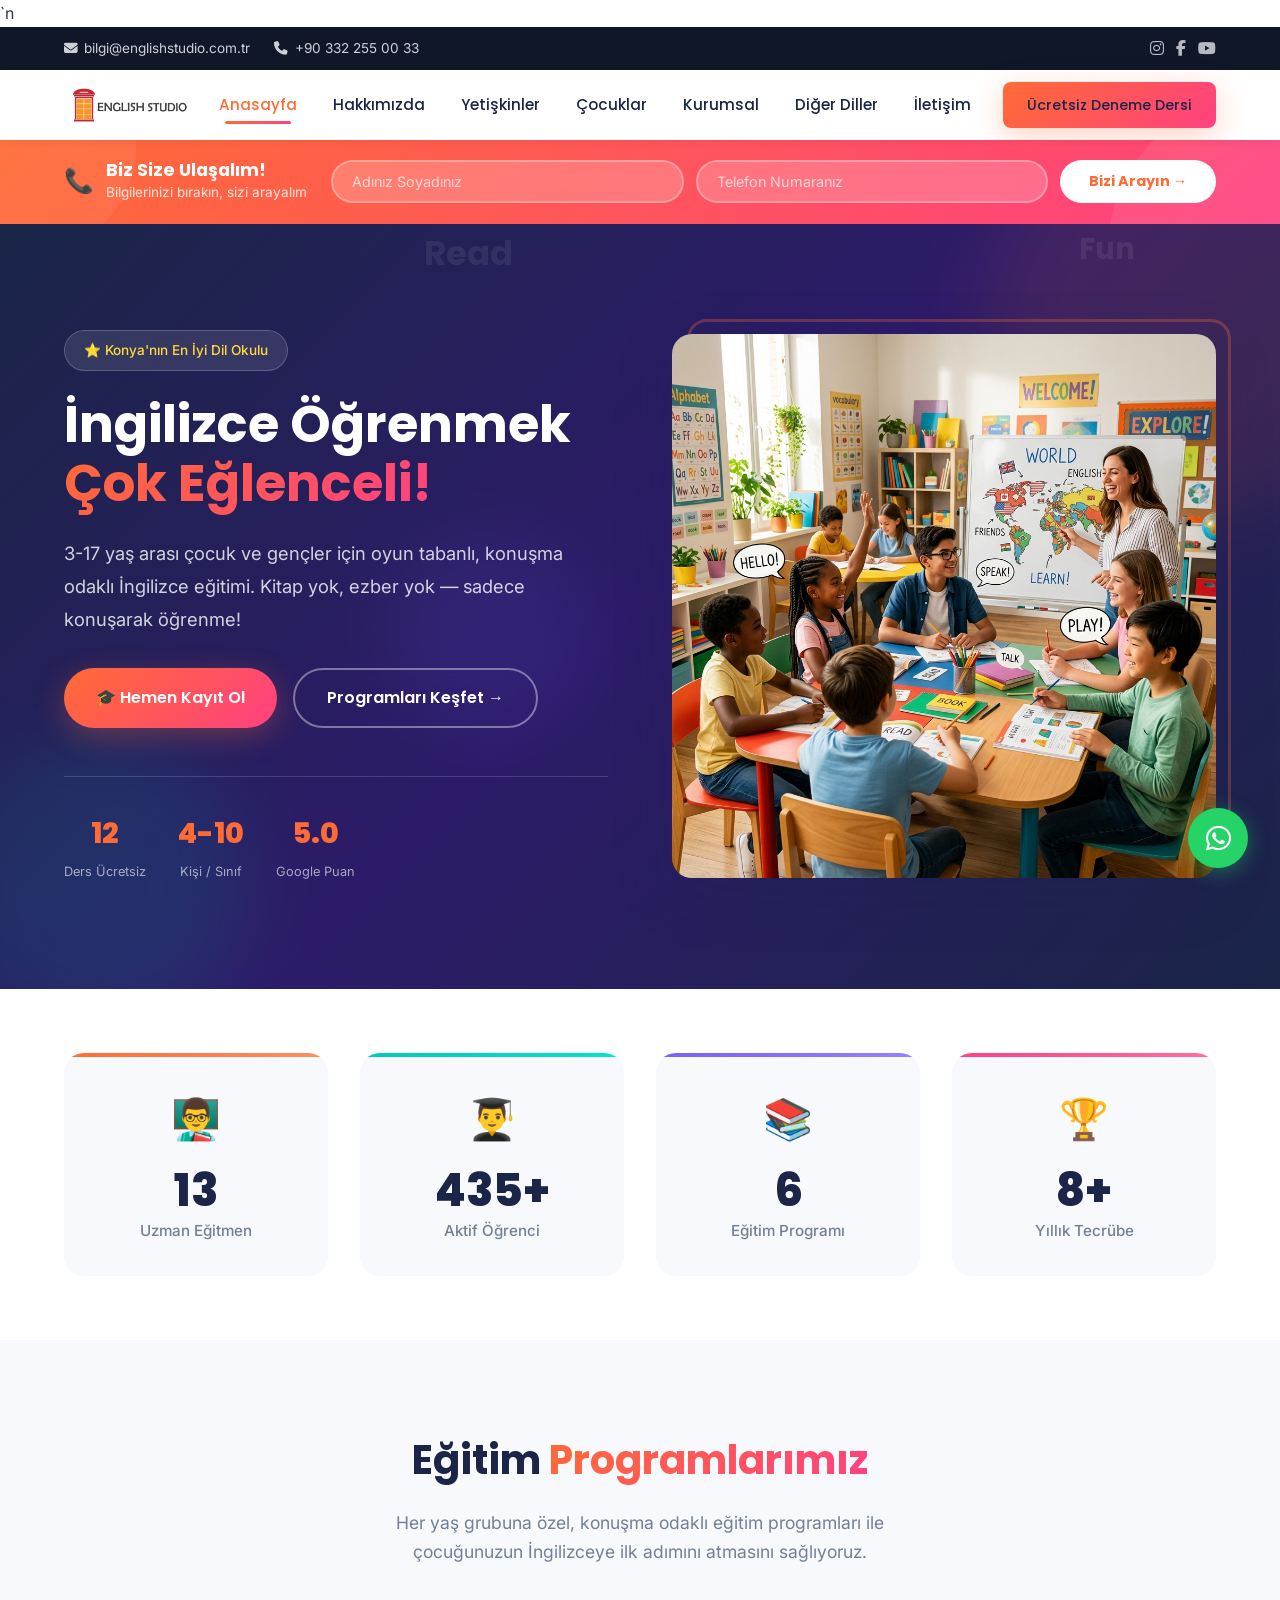
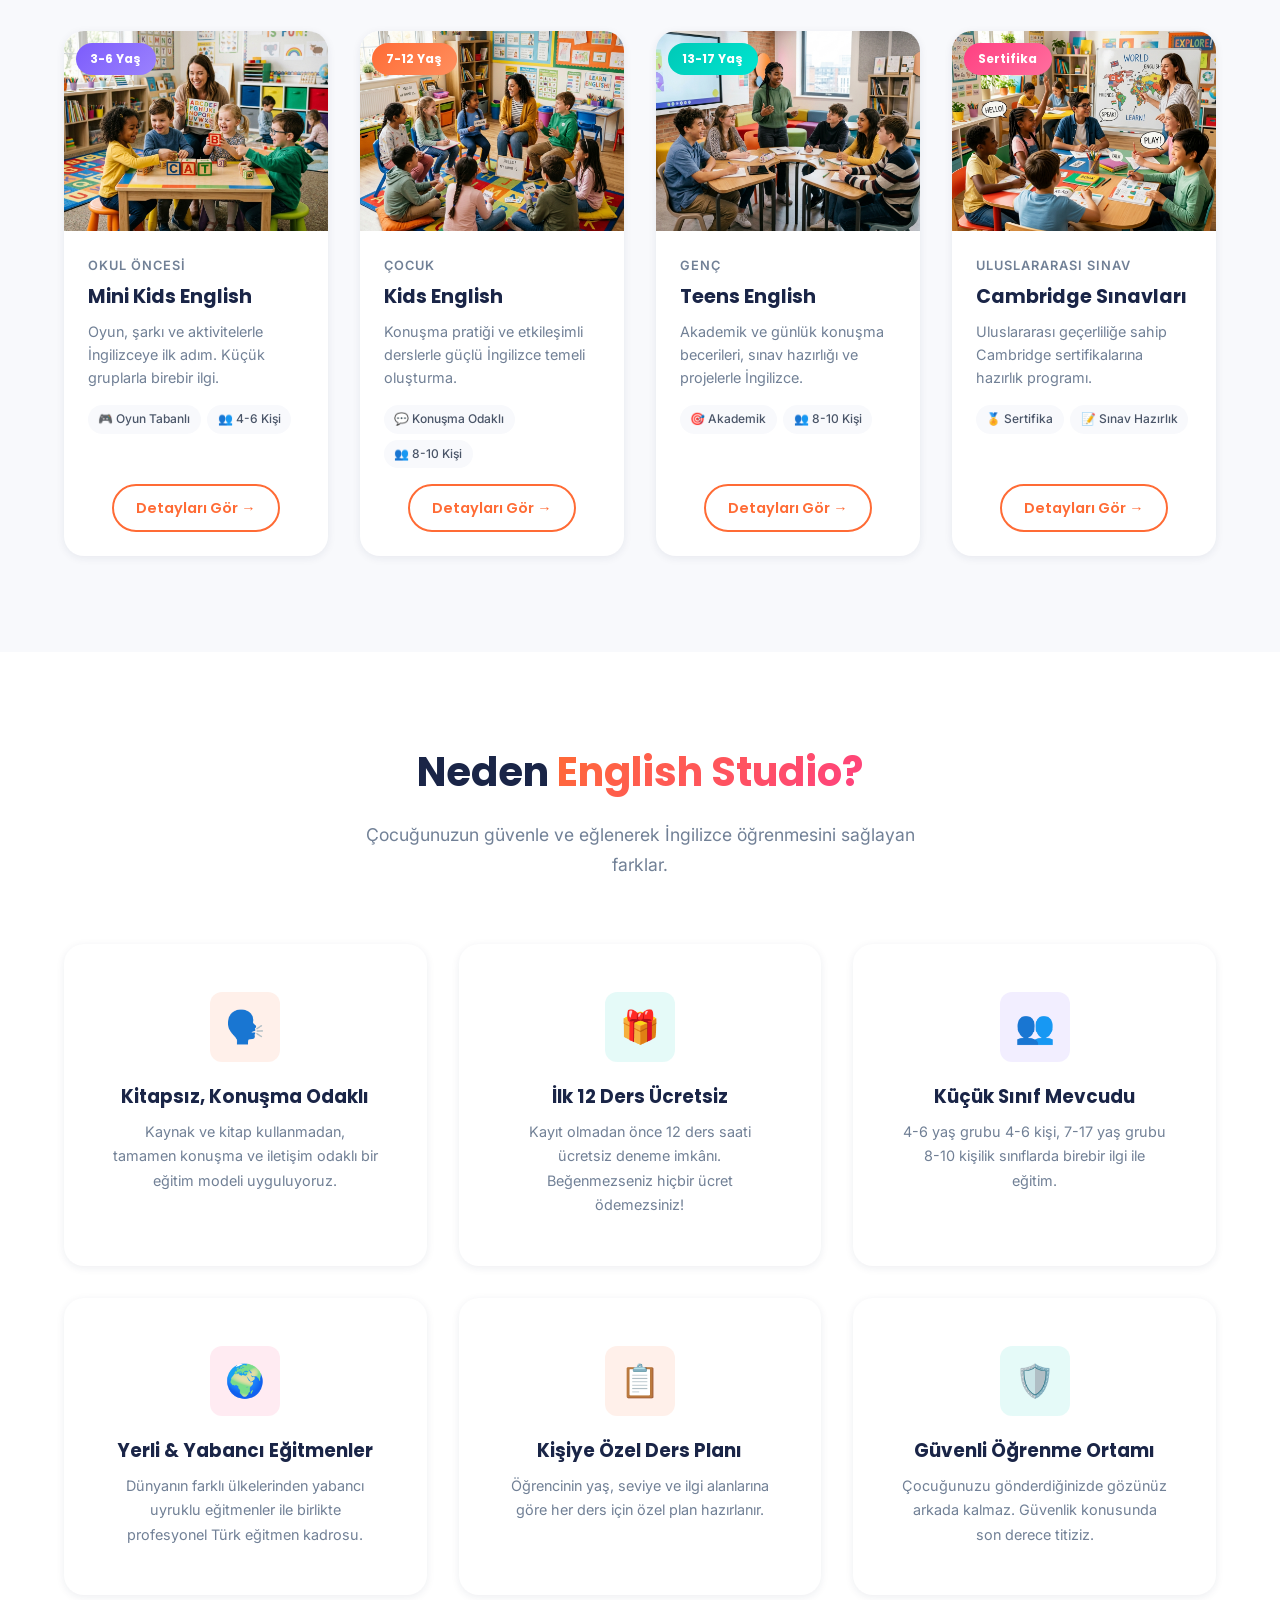
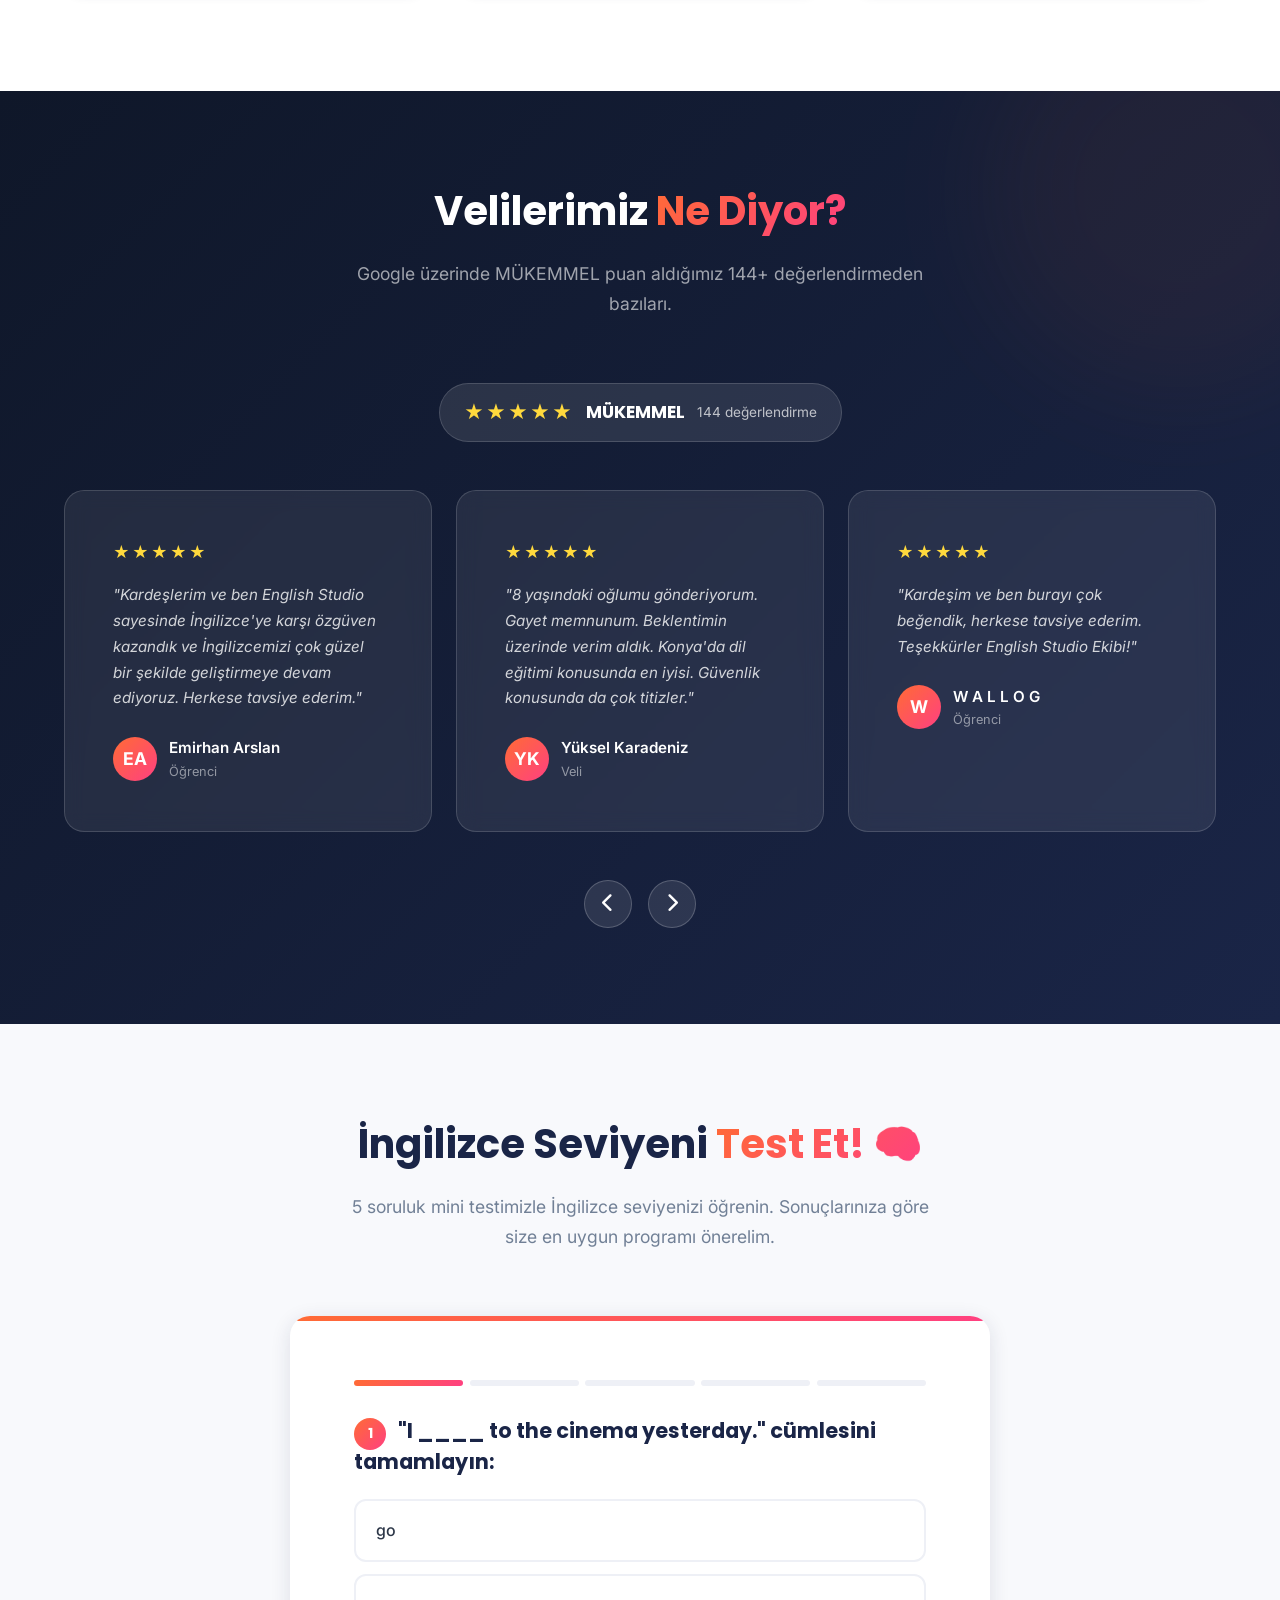
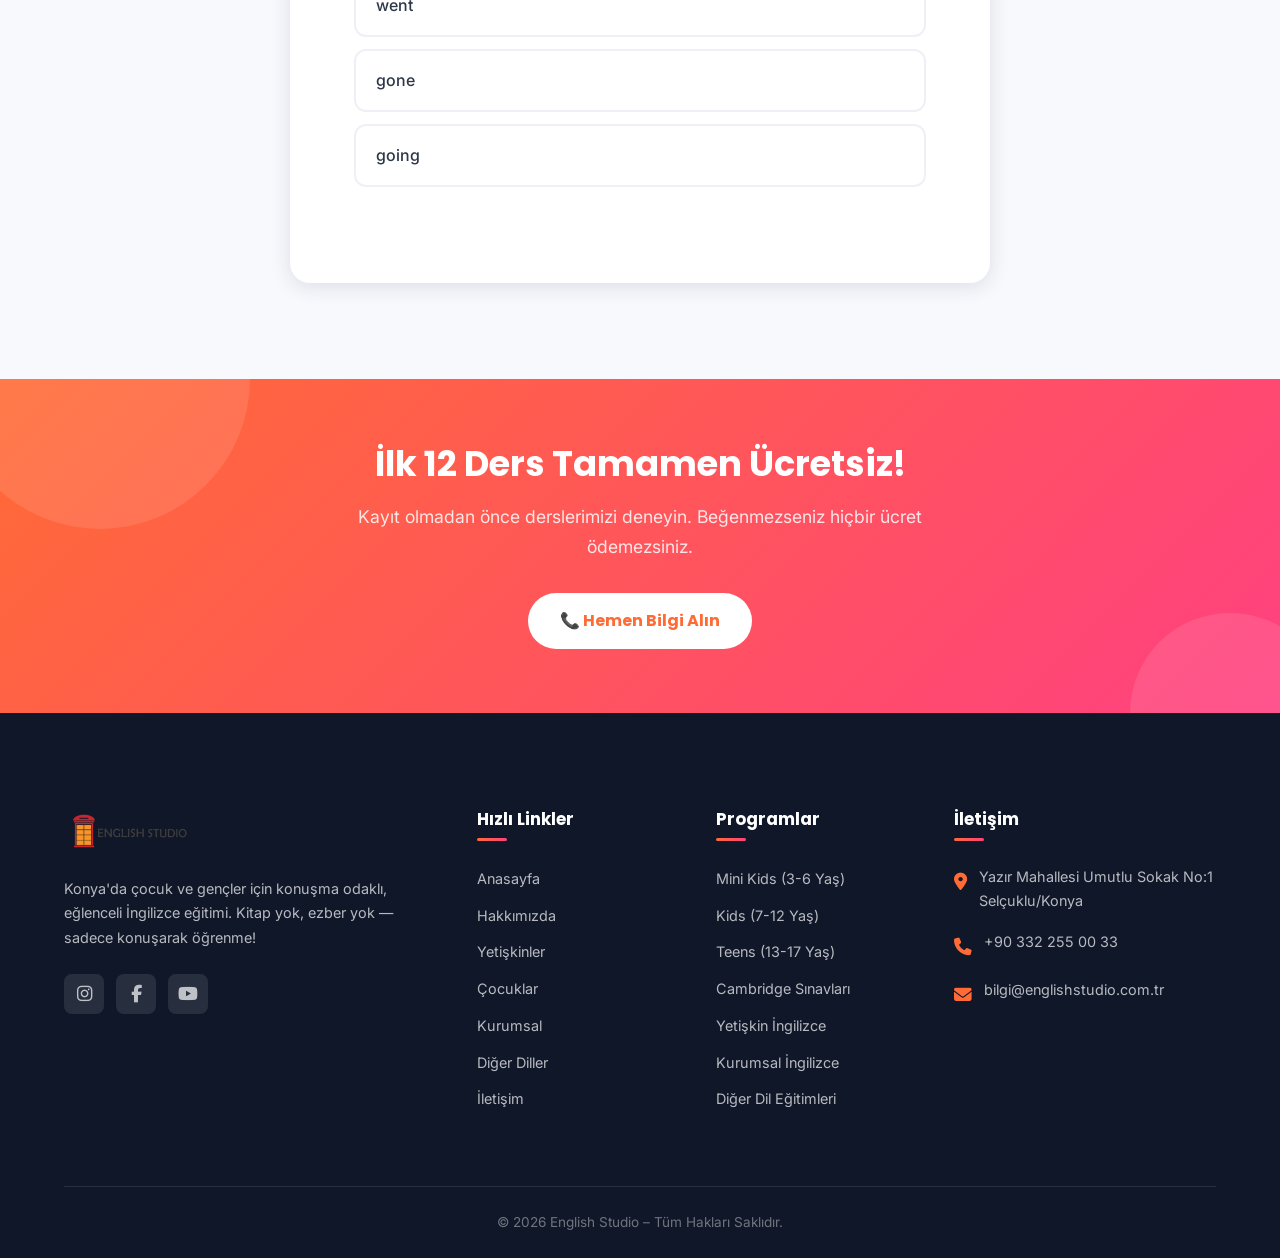
<file: index.html>
﻿<!DOCTYPE html>
<html lang="tr">
<head>
  <meta charset="UTF-8">
  <meta name="viewport" content="width=device-width, initial-scale=1.0">
  <title>English Studio Konya – Çocuklar ve Gençler İçin İngilizce Eğitimi</title>
  <meta name="description" content="Konya'da çocuk ve gençler için oyun tabanlı, konuşma odaklı İngilizce eğitimi. 3-17 yaş arası öğrenciler için ilk 12 ders ücretsiz! English Studio ile İngilizce öğrenmek çok eğlenceli.">
  <meta name="keywords" content="Konya İngilizce kursu, çocuklar için İngilizce, gençler için İngilizce, English Studio Konya, Cambridge sınavları">
  <meta property="og:title" content="English Studio Konya – Çocuk ve Genç İngilizce Eğitimi">
  <meta property="og:description" content="3-17 yaş arası çocuklar ve gençler için konuşma odaklı İngilizce eğitimi. İlk 12 ders ücretsiz!">
  <meta property="og:type" content="website">
  <link rel="icon" type="image/png" href="images/minilogo.png">`n  <link rel="stylesheet" href="style.css">
  <link rel="stylesheet" href="https://cdnjs.cloudflare.com/ajax/libs/font-awesome/6.5.1/css/all.min.css">
</head>
<body>

  <!-- Top Bar -->
  <div class="top-bar">
    <div class="container">
      <div class="top-bar-left">
        <a href="mailto:bilgi@englishstudio.com.tr"><i class="fas fa-envelope"></i> bilgi@englishstudio.com.tr</a>
        <a href="tel:+903322550033"><i class="fas fa-phone"></i> +90 332 255 00 33</a>
      </div>
      <div class="top-bar-social">
        <a href="https://www.instagram.com/englishstudio_konya/" target="_blank" aria-label="Instagram"><i class="fab fa-instagram"></i></a>
        <a href="https://www.facebook.com/englishstudiokonya" target="_blank" aria-label="Facebook"><i class="fab fa-facebook-f"></i></a>
        <a href="https://www.youtube.com/channel/UCMOJw0K4Q54VgSLETgDLJhQ" target="_blank" aria-label="YouTube"><i class="fab fa-youtube"></i></a>
      </div>
    </div>
  </div>

  <!-- Header -->
  <header class="header" id="header">
    <div class="container">
      <nav class="nav">
        <a href="index.html" class="logo">
          <img src="images/logo.png" alt="English Studio Logo" class="logo-icon">
          <div class="logo-text">
            <span class="brand">English Studio</span>
            <span class="tagline">Language Academy</span>
          </div>
        </a>

        <div class="nav-links" id="navLinks">
          <a href="index.html" class="active">Anasayfa</a>
          <a href="hakkimizda.html">Hakkımızda</a>
          <a href="yetiskinler.html">Yetişkinler</a>
          <a href="cocuklar.html">Çocuklar</a>
          <a href="kurumsal.html">Kurumsal</a><a href="diger-diller.html">Diğer Diller</a><a href="iletisim.html">İletişim</a>
          <div class="nav-cta">
            <a href="iletisim.html" class="btn btn-primary btn-small">Ücretsiz Deneme Dersi</a>
          </div>
        </div>

        <div class="hamburger" id="hamburger">
          <span></span>
          <span></span>
          <span></span>
        </div>
      </nav>
    </div>
  </header>

  <!-- Mobile Menu Overlay -->
  <div class="mobile-menu-overlay" id="mobileOverlay"></div>

  <!-- Quick Contact Bar - Biz Size Ulaşalım -->
  <section class="quick-contact">
    <div class="container">
      <div class="quick-contact-text">
        <span class="icon">📞</span>
        <div>
          <h3>Biz Size Ulaşalım!</h3>
          <p>Bilgilerinizi bırakın, sizi arayalım</p>
        </div>
      </div>
      <form class="quick-contact-form" id="quickContactForm">
        <input type="text" name="name" placeholder="Adınız Soyadınız" required>
        <input type="tel" name="phone" placeholder="Telefon Numaranız" required>
        <button type="submit" class="btn-quick">Bizi Arayın →</button>
      </form>
    </div>
  </section>

  <!-- Hero Section -->
  <section class="hero" id="hero">
    <div class="hero-bg-shapes">
      <div class="blob blob-1"></div>
      <div class="blob blob-2"></div>
      <div class="blob blob-3"></div>
    </div>
    <div class="floating-words"></div>
    <div class="container">
      <div class="hero-content">
        <div class="hero-badge">⭐ Konya'nın En İyi Dil Okulu</div>
        <h1 class="hero-title">
          İngilizce Öğrenmek<br>
          <span class="highlight">Çok Eğlenceli!</span>
        </h1>
        <p class="hero-description">
          3-17 yaş arası çocuk ve gençler için oyun tabanlı, konuşma odaklı İngilizce eğitimi. 
          Kitap yok, ezber yok — sadece konuşarak öğrenme!
        </p>
        <div class="hero-buttons">
          <a href="iletisim.html" class="btn btn-primary">🎓 Hemen Kayıt Ol</a>
          <a href="cocuklar.html" class="btn btn-secondary">Programları Keşfet →</a>
        </div>
        <div class="hero-stats-row">
          <div class="hero-stat">
            <div class="number">12</div>
            <div class="label">Ders Ücretsiz</div>
          </div>
          <div class="hero-stat">
            <div class="number">4-10</div>
            <div class="label">Kişi / Sınıf</div>
          </div>
          <div class="hero-stat">
            <div class="number">5.0</div>
            <div class="label">Google Puan</div>
          </div>
        </div>
      </div>
      <div class="hero-image reveal-right">
        <img src="images/hero.png" alt="English Studio'da İngilizce öğrenen mutlu çocuklar" loading="eager">
      </div>
    </div>
  </section>

  <!-- Stats Band -->
  <section class="stats-band section" id="stats">
    <div class="container">
      <div class="stats-grid">
        <div class="stat-card reveal">
          <div class="stat-icon">👨‍🏫</div>
          <div class="stat-number" data-target="15">0</div>
          <div class="stat-label">Uzman Eğitmen</div>
        </div>
        <div class="stat-card reveal">
          <div class="stat-icon">👨‍🎓</div>
          <div class="stat-number" data-target="500" data-suffix="+">0</div>
          <div class="stat-label">Aktif Öğrenci</div>
        </div>
        <div class="stat-card reveal">
          <div class="stat-icon">📚</div>
          <div class="stat-number" data-target="8">0</div>
          <div class="stat-label">Eğitim Programı</div>
        </div>
        <div class="stat-card reveal">
          <div class="stat-icon">🏆</div>
          <div class="stat-number" data-target="10" data-suffix="+">0</div>
          <div class="stat-label">Yıllık Tecrübe</div>
        </div>
      </div>
    </div>
  </section>

  <!-- Programs Section -->
  <section class="programs section" id="programs">
    <div class="container">
      <h2 class="section-title reveal">Eğitim <span>Programlarımız</span></h2>
      <p class="section-subtitle reveal">Her yaş grubuna özel, konuşma odaklı eğitim programları ile çocuğunuzun İngilizceye ilk adımını atmasını sağlıyoruz.</p>

      <div class="programs-grid">
        <!-- Mini Kids -->
        <div class="program-card reveal">
          <div class="program-card-image">
            <img src="images/kids.png" alt="Okul öncesi İngilizce eğitimi" loading="lazy">
            <span class="program-card-badge badge-purple">3-6 Yaş</span>
          </div>
          <div class="program-card-body">
            <div class="age">OKUL ÖNCESİ</div>
            <h3>Mini Kids English</h3>
            <p>Oyun, şarkı ve aktivitelerle İngilizceye ilk adım. Küçük gruplarla birebir ilgi.</p>
            <div class="features">
              <span class="feature-tag">🎮 Oyun Tabanlı</span>
              <span class="feature-tag">👥 4-6 Kişi</span>
            </div>
            <a href="cocuklar.html" class="btn btn-outline btn-small">Detayları Gör →</a>
          </div>
        </div>

        <!-- Kids -->
        <div class="program-card reveal">
          <div class="program-card-image">
            <img src="images/about.png" alt="Çocuklar için İngilizce eğitimi" loading="lazy">
            <span class="program-card-badge badge-orange">7-12 Yaş</span>
          </div>
          <div class="program-card-body">
            <div class="age">ÇOCUK</div>
            <h3>Kids English</h3>
            <p>Konuşma pratiği ve etkileşimli derslerle güçlü İngilizce temeli oluşturma.</p>
            <div class="features">
              <span class="feature-tag">💬 Konuşma Odaklı</span>
              <span class="feature-tag">👥 8-10 Kişi</span>
            </div>
            <a href="cocuklar.html" class="btn btn-outline btn-small">Detayları Gör →</a>
          </div>
        </div>

        <!-- Teens -->
        <div class="program-card reveal">
          <div class="program-card-image">
            <img src="images/teens.png" alt="Gençler için İngilizce eğitimi" loading="lazy">
            <span class="program-card-badge badge-turquoise">13-17 Yaş</span>
          </div>
          <div class="program-card-body">
            <div class="age">GENÇ</div>
            <h3>Teens English</h3>
            <p>Akademik ve günlük konuşma becerileri, sınav hazırlığı ve projelerle İngilizce.</p>
            <div class="features">
              <span class="feature-tag">🎯 Akademik</span>
              <span class="feature-tag">👥 8-10 Kişi</span>
            </div>
            <a href="cocuklar.html" class="btn btn-outline btn-small">Detayları Gör →</a>
          </div>
        </div>

        <!-- Cambridge -->
        <div class="program-card reveal">
          <div class="program-card-image">
            <img src="images/hero.png" alt="Cambridge sınavlarına hazırlık" loading="lazy">
            <span class="program-card-badge badge-pink">Sertifika</span>
          </div>
          <div class="program-card-body">
            <div class="age">ULUSLARARASI SINAV</div>
            <h3>Cambridge Sınavları</h3>
            <p>Uluslararası geçerliliğe sahip Cambridge sertifikalarına hazırlık programı.</p>
            <div class="features">
              <span class="feature-tag">🏅 Sertifika</span>
              <span class="feature-tag">📝 Sınav Hazırlık</span>
            </div>
            <a href="cocuklar.html" class="btn btn-outline btn-small">Detayları Gör →</a>
          </div>
        </div>
      </div>
    </div>
  </section>

  <!-- Why Us Section -->
  <section class="section" id="why-us">
    <div class="container">
      <h2 class="section-title reveal">Neden <span>English Studio?</span></h2>
      <p class="section-subtitle reveal">Çocuğunuzun güvenle ve eğlenerek İngilizce öğrenmesini sağlayan farklar.</p>

      <div class="why-us-grid">
        <div class="why-card reveal">
          <div class="icon">🗣️</div>
          <h3>Kitapsız, Konuşma Odaklı</h3>
          <p>Kaynak ve kitap kullanmadan, tamamen konuşma ve iletişim odaklı bir eğitim modeli uyguluyoruz.</p>
        </div>
        <div class="why-card reveal">
          <div class="icon">🎁</div>
          <h3>İlk 12 Ders Ücretsiz</h3>
          <p>Kayıt olmadan önce 12 ders saati ücretsiz deneme imkânı. Beğenmezseniz hiçbir ücret ödemezsiniz!</p>
        </div>
        <div class="why-card reveal">
          <div class="icon">👥</div>
          <h3>Küçük Sınıf Mevcudu</h3>
          <p>4-6 yaş grubu 4-6 kişi, 7-17 yaş grubu 8-10 kişilik sınıflarda birebir ilgi ile eğitim.</p>
        </div>
        <div class="why-card reveal">
          <div class="icon">🌍</div>
          <h3>Yerli & Yabancı Eğitmenler</h3>
          <p>Dünyanın farklı ülkelerinden yabancı uyruklu eğitmenler ile birlikte profesyonel Türk eğitmen kadrosu.</p>
        </div>
        <div class="why-card reveal">
          <div class="icon">📋</div>
          <h3>Kişiye Özel Ders Planı</h3>
          <p>Öğrencinin yaş, seviye ve ilgi alanlarına göre her ders için özel plan hazırlanır.</p>
        </div>
        <div class="why-card reveal">
          <div class="icon">🛡️</div>
          <h3>Güvenli Öğrenme Ortamı</h3>
          <p>Çocuğunuzu gönderdiğinizde gözünüz arkada kalmaz. Güvenlik konusunda son derece titiziz.</p>
        </div>
      </div>
    </div>
  </section>

  <!-- Testimonials Section -->
  <section class="testimonials section" id="testimonials">
    <div class="container">
      <h2 class="section-title reveal">Velilerimiz <span>Ne Diyor?</span></h2>
      <p class="section-subtitle reveal">Google üzerinde MÜKEMMEL puan aldığımız 144+ değerlendirmeden bazıları.</p>

      <div class="google-badge reveal">
        <div class="rating">
          <span class="stars">★★★★★</span>
          <span class="score">MÜKEMMEL</span>
          <span class="count">144 değerlendirme</span>
        </div>
      </div>

      <div class="testimonials-wrapper">
        <div class="testimonials-slider">
          <div class="testimonial-card">
            <div class="stars">★★★★★</div>
            <p class="text">"Kardeşlerim ve ben English Studio sayesinde İngilizce'ye karşı özgüven kazandık ve İngilizcemizi çok güzel bir şekilde geliştirmeye devam ediyoruz. Herkese tavsiye ederim."</p>
            <div class="author">
              <div class="author-avatar">EA</div>
              <div>
                <div class="author-name">Emirhan Arslan</div>
                <div class="author-role">Öğrenci</div>
              </div>
            </div>
          </div>

          <div class="testimonial-card">
            <div class="stars">★★★★★</div>
            <p class="text">"8 yaşındaki oğlumu gönderiyorum. Gayet memnunum. Beklentimin üzerinde verim aldık. Konya'da dil eğitimi konusunda en iyisi. Güvenlik konusunda da çok titizler."</p>
            <div class="author">
              <div class="author-avatar">YK</div>
              <div>
                <div class="author-name">Yüksel Karadeniz</div>
                <div class="author-role">Veli</div>
              </div>
            </div>
          </div>

          <div class="testimonial-card">
            <div class="stars">★★★★★</div>
            <p class="text">"Kardeşim ve ben burayı çok beğendik, herkese tavsiye ederim. Teşekkürler English Studio Ekibi!"</p>
            <div class="author">
              <div class="author-avatar">W</div>
              <div>
                <div class="author-name">W A L L O G</div>
                <div class="author-role">Öğrenci</div>
              </div>
            </div>
          </div>

          <div class="testimonial-card">
            <div class="stars">★★★★★</div>
            <p class="text">"Çok iyi eğitim veriyorsunuz, çok teşekkür ederiz. Çocuğumuzun gelişimini gözle görebiliyoruz."</p>
            <div class="author">
              <div class="author-avatar">YS</div>
              <div>
                <div class="author-name">Yüksel Serttaş</div>
                <div class="author-role">Veli</div>
              </div>
            </div>
          </div>

          <div class="testimonial-card">
            <div class="stars">★★★★★</div>
            <p class="text">"Kızımın oyun oynayarak öğrenmesi çok güzel. Evde de İngilizce kelimeler kullanmaya başladı!"</p>
            <div class="author">
              <div class="author-avatar">EK</div>
              <div>
                <div class="author-name">Emel Kırışıkoğlu</div>
                <div class="author-role">Veli</div>
              </div>
            </div>
          </div>
        </div>
      </div>

      <div class="slider-controls">
        <button class="slider-btn slider-prev" aria-label="Önceki yorum"><i class="fas fa-chevron-left"></i></button>
        <button class="slider-btn slider-next" aria-label="Sonraki yorum"><i class="fas fa-chevron-right"></i></button>
      </div>
    </div>
  </section>

  <!-- Mini Quiz Section -->
  <section class="quiz-section section" id="quiz">
    <div class="container">
      <h2 class="section-title reveal">İngilizce Seviyeni <span>Test Et! 🧠</span></h2>
      <p class="section-subtitle reveal">5 soruluk mini testimizle İngilizce seviyenizi öğrenin. Sonuçlarınıza göre size en uygun programı önerelim.</p>

      <div class="quiz-container reveal" id="quizContainer">
        <div class="quiz-progress">
          <div class="step active"></div>
          <div class="step"></div>
          <div class="step"></div>
          <div class="step"></div>
          <div class="step"></div>
        </div>

        <!-- Question 1 -->
        <div class="quiz-question active">
          <h3><span class="question-number">1</span> "I ____ to the cinema yesterday." cümlesini tamamlayın:</h3>
          <div class="quiz-options">
            <div class="quiz-option">go</div>
            <div class="quiz-option">went</div>
            <div class="quiz-option">gone</div>
            <div class="quiz-option">going</div>
          </div>
        </div>

        <!-- Question 2 -->
        <div class="quiz-question">
          <h3><span class="question-number">2</span> "She is ____ than her brother." cümlesini tamamlayın:</h3>
          <div class="quiz-options">
            <div class="quiz-option">tall</div>
            <div class="quiz-option">more tall</div>
            <div class="quiz-option">taller</div>
            <div class="quiz-option">tallest</div>
          </div>
        </div>

        <!-- Question 3 -->
        <div class="quiz-question">
          <h3><span class="question-number">3</span> "What colour will you paint the children's bedroom?" cümlesinin Türkçesi nedir?</h3>
          <div class="quiz-options">
            <div class="quiz-option">Çocukların odasını ne zaman boyayacaksın?</div>
            <div class="quiz-option">Çocukların yatak odasını ne renge boyayacaksın?</div>
            <div class="quiz-option">Çocukların odasını kim boyayacak?</div>
            <div class="quiz-option">Çocukların yatak odası ne renk?</div>
          </div>
        </div>

        <!-- Question 4 -->
        <div class="quiz-question">
          <h3><span class="question-number">4</span> "I can't understand this email." cümlesinde eksik olan kelime hangisi?</h3>
          <div class="quiz-options">
            <div class="quiz-option">can</div>
            <div class="quiz-option">do</div>
            <div class="quiz-option">am</div>
            <div class="quiz-option">Eksik kelime yok</div>
          </div>
        </div>

        <!-- Question 5 -->
        <div class="quiz-question">
          <h3><span class="question-number">5</span> "She ____ English for five years." cümlesini tamamlayın:</h3>
          <div class="quiz-options">
            <div class="quiz-option">learns</div>
            <div class="quiz-option">has been learning</div>
            <div class="quiz-option">learned</div>
            <div class="quiz-option">is learning</div>
          </div>
        </div>

        <!-- Quiz Result -->
        <div class="quiz-result">
          <div class="score-circle">0/5</div>
          <h3>Seviye Sonucunuz</h3>
          <p>Detaylı seviye belirleme için ücretsiz değerlendirme dersimize gelin!</p>
          <div style="display: flex; gap: 1rem; justify-content: center; flex-wrap: wrap;">
            <a href="iletisim.html" class="btn btn-primary">Ücretsiz Ders Al</a>
            <button class="btn btn-outline quiz-restart">Tekrar Dene</button>
          </div>
        </div>

        <div class="quiz-nav">
          <div></div>
          <button class="btn btn-primary btn-small quiz-next" style="display: none;">Sonraki Soru →</button>
        </div>
      </div>
    </div>
  </section>

  <!-- CTA Band -->
  <section class="cta-band">
    <div class="container">
      <h2>İlk 12 Ders <strong>Tamamen Ücretsiz!</strong></h2>
      <p>Kayıt olmadan önce derslerimizi deneyin. Beğenmezseniz hiçbir ücret ödemezsiniz.</p>
      <a href="iletisim.html" class="btn">📞 Hemen Bilgi Alın</a>
    </div>
  </section>

  <!-- Footer -->
  <footer class="footer">
    <div class="container">
      <div class="footer-grid">
        <div class="footer-about">
          <a href="index.html" class="logo">
            <img src="images/logo.png" alt="English Studio Logo" class="logo-icon">
            <div class="logo-text">
              <span class="brand">English Studio</span>
              <span class="tagline">Language Academy</span>
            </div>
          </a>
          <p>Konya'da çocuk ve gençler için konuşma odaklı, eğlenceli İngilizce eğitimi. Kitap yok, ezber yok — sadece konuşarak öğrenme!</p>
          <div class="footer-social">
            <a href="https://www.instagram.com/englishstudio_konya/" target="_blank" aria-label="Instagram"><i class="fab fa-instagram"></i></a>
            <a href="https://www.facebook.com/englishstudiokonya" target="_blank" aria-label="Facebook"><i class="fab fa-facebook-f"></i></a>
            <a href="https://www.youtube.com/channel/UCMOJw0K4Q54VgSLETgDLJhQ" target="_blank" aria-label="YouTube"><i class="fab fa-youtube"></i></a>
          </div>
        </div>

        <div>
          <h4>Hızlı Linkler</h4>
          <ul class="footer-links">
            <li><a href="index.html">Anasayfa</a></li>
            <li><a href="hakkimizda.html">Hakkımızda</a></li>
            <li><a href="yetiskinler.html">Yetişkinler</a></li>
            <li><a href="cocuklar.html">Çocuklar</a></li>
            <li><a href="kurumsal.html">Kurumsal</a></li><li><a href="diger-diller.html">Diğer Diller</a></li><li><a href="iletisim.html">İletişim</a></li>
          </ul>
        </div>

        <div>
          <h4>Programlar</h4>
          <ul class="footer-links">
            <li><a href="cocuklar.html">Mini Kids (3-6 Yaş)</a></li>
            <li><a href="cocuklar.html">Kids (7-12 Yaş)</a></li>
            <li><a href="cocuklar.html">Teens (13-17 Yaş)</a></li>
            <li><a href="cocuklar.html">Cambridge Sınavları</a></li>
            <li><a href="yetiskinler.html">Yetişkin İngilizce</a></li>
            <li><a href="kurumsal.html">Kurumsal İngilizce</a></li><li><a href="diger-diller.html">Diğer Dil Eğitimleri</a></li>
          </ul>
        </div>

        <div>
          <h4>İletişim</h4>
          <div class="footer-contact-item">
            <span class="icon"><i class="fas fa-map-marker-alt"></i></span>
            <span>Yazır Mahallesi Umutlu Sokak No:1 Selçuklu/Konya</span>
          </div>
          <div class="footer-contact-item">
            <span class="icon"><i class="fas fa-phone"></i></span>
            <a href="tel:+903322550033">+90 332 255 00 33</a>
          </div>
          <div class="footer-contact-item">
            <span class="icon"><i class="fas fa-envelope"></i></span>
            <a href="mailto:bilgi@englishstudio.com.tr">bilgi@englishstudio.com.tr</a>
          </div>
        </div>
      </div>

      <div class="footer-bottom">
        <p>© 2026 English Studio – Tüm Hakları Saklıdır.</p>
      </div>
    </div>
  </footer>

  <!-- WhatsApp Float Button -->
  <a href="https://wa.me/903322550033?text=Merhaba,%20İngilizce%20kursları%20hakkında%20bilgi%20almak%20istiyorum." class="whatsapp-float" target="_blank" aria-label="WhatsApp ile iletişim">
    <i class="fab fa-whatsapp"></i>
  </a>

  <script src="script.js"></script>
</body>
</html>
</file>
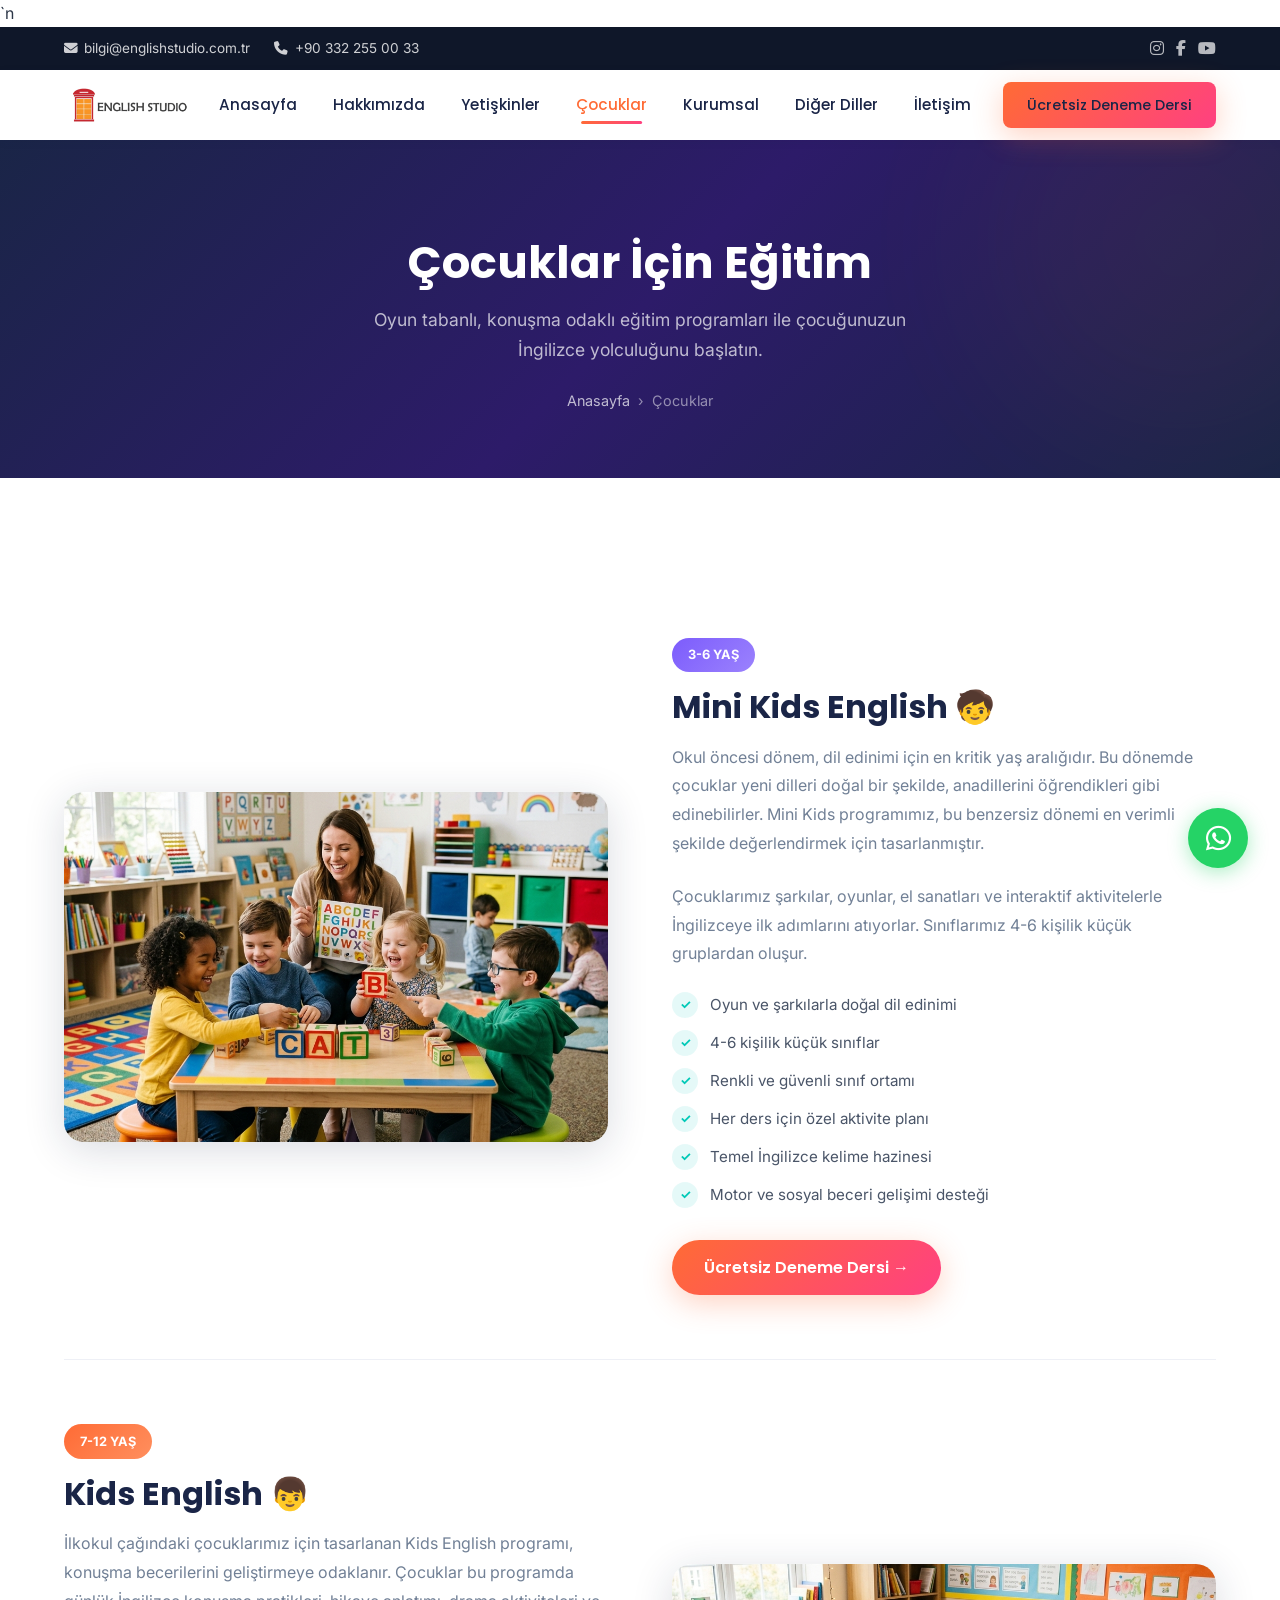
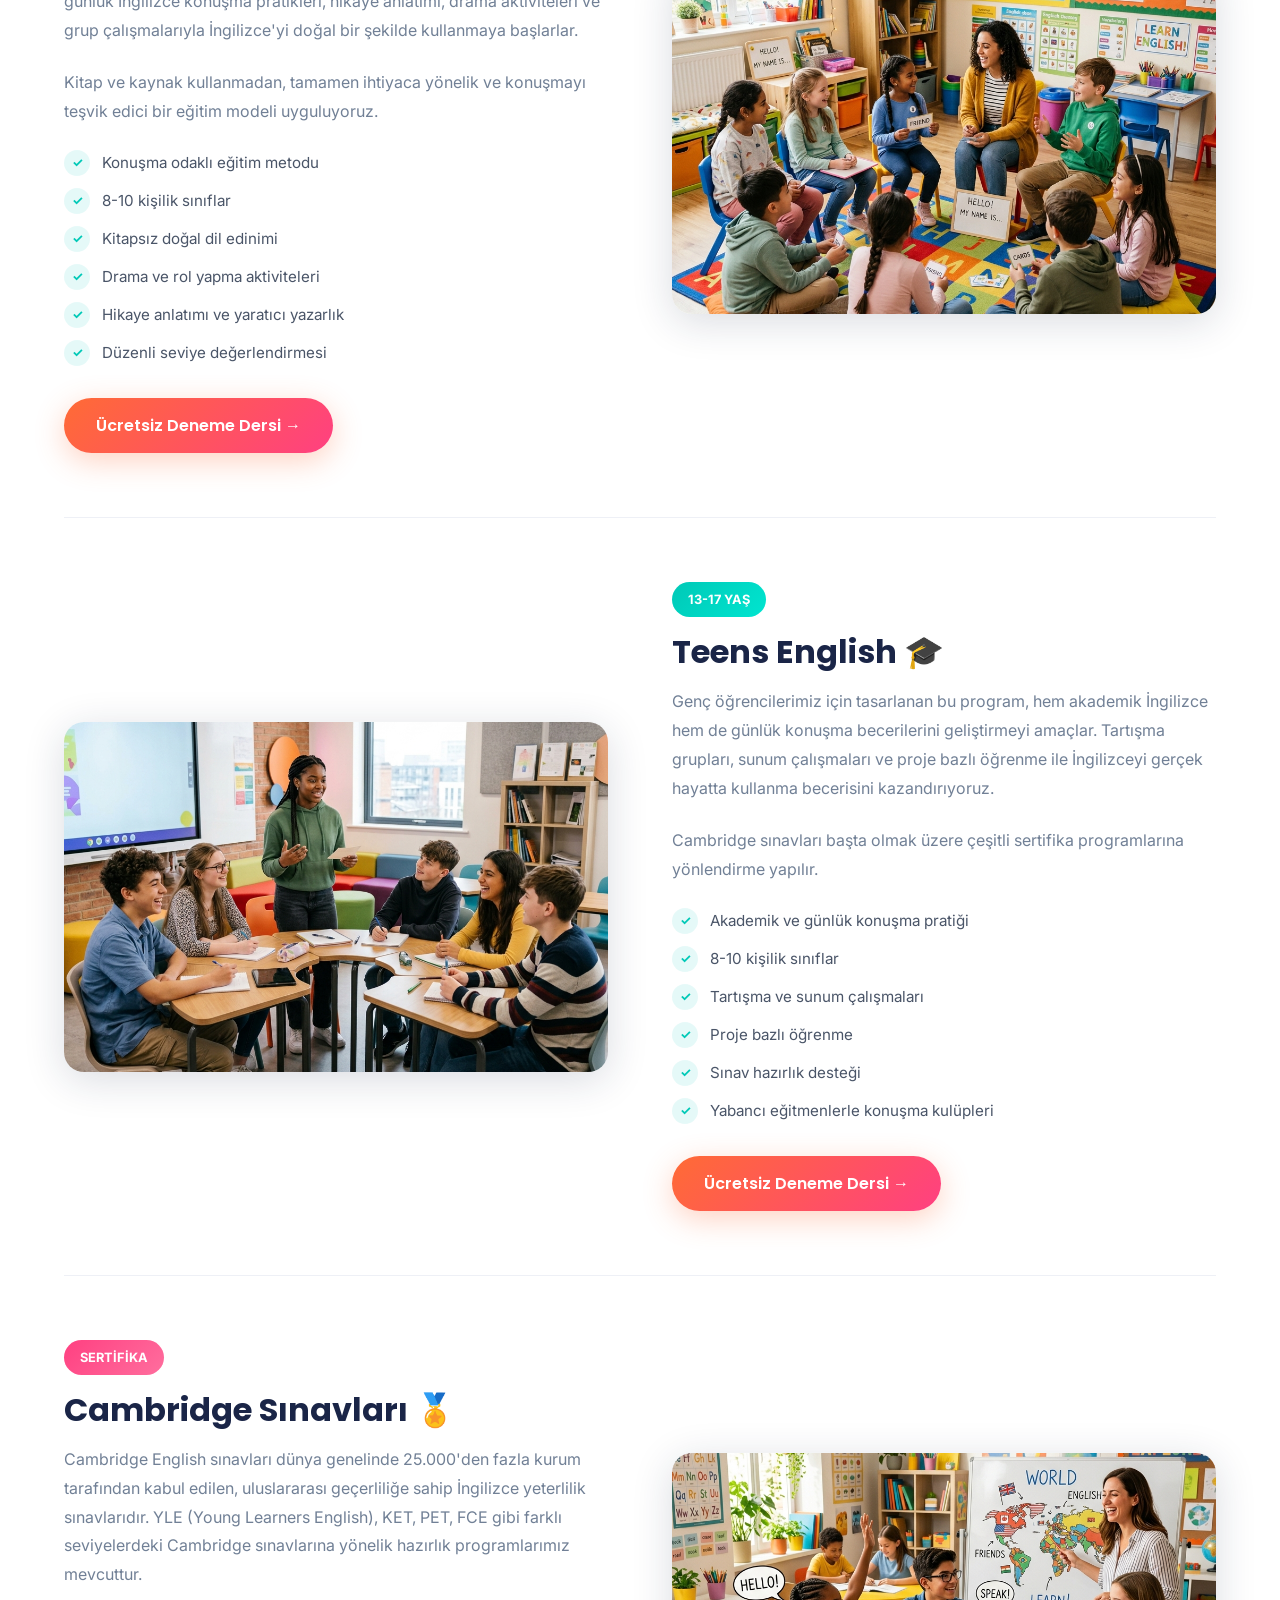
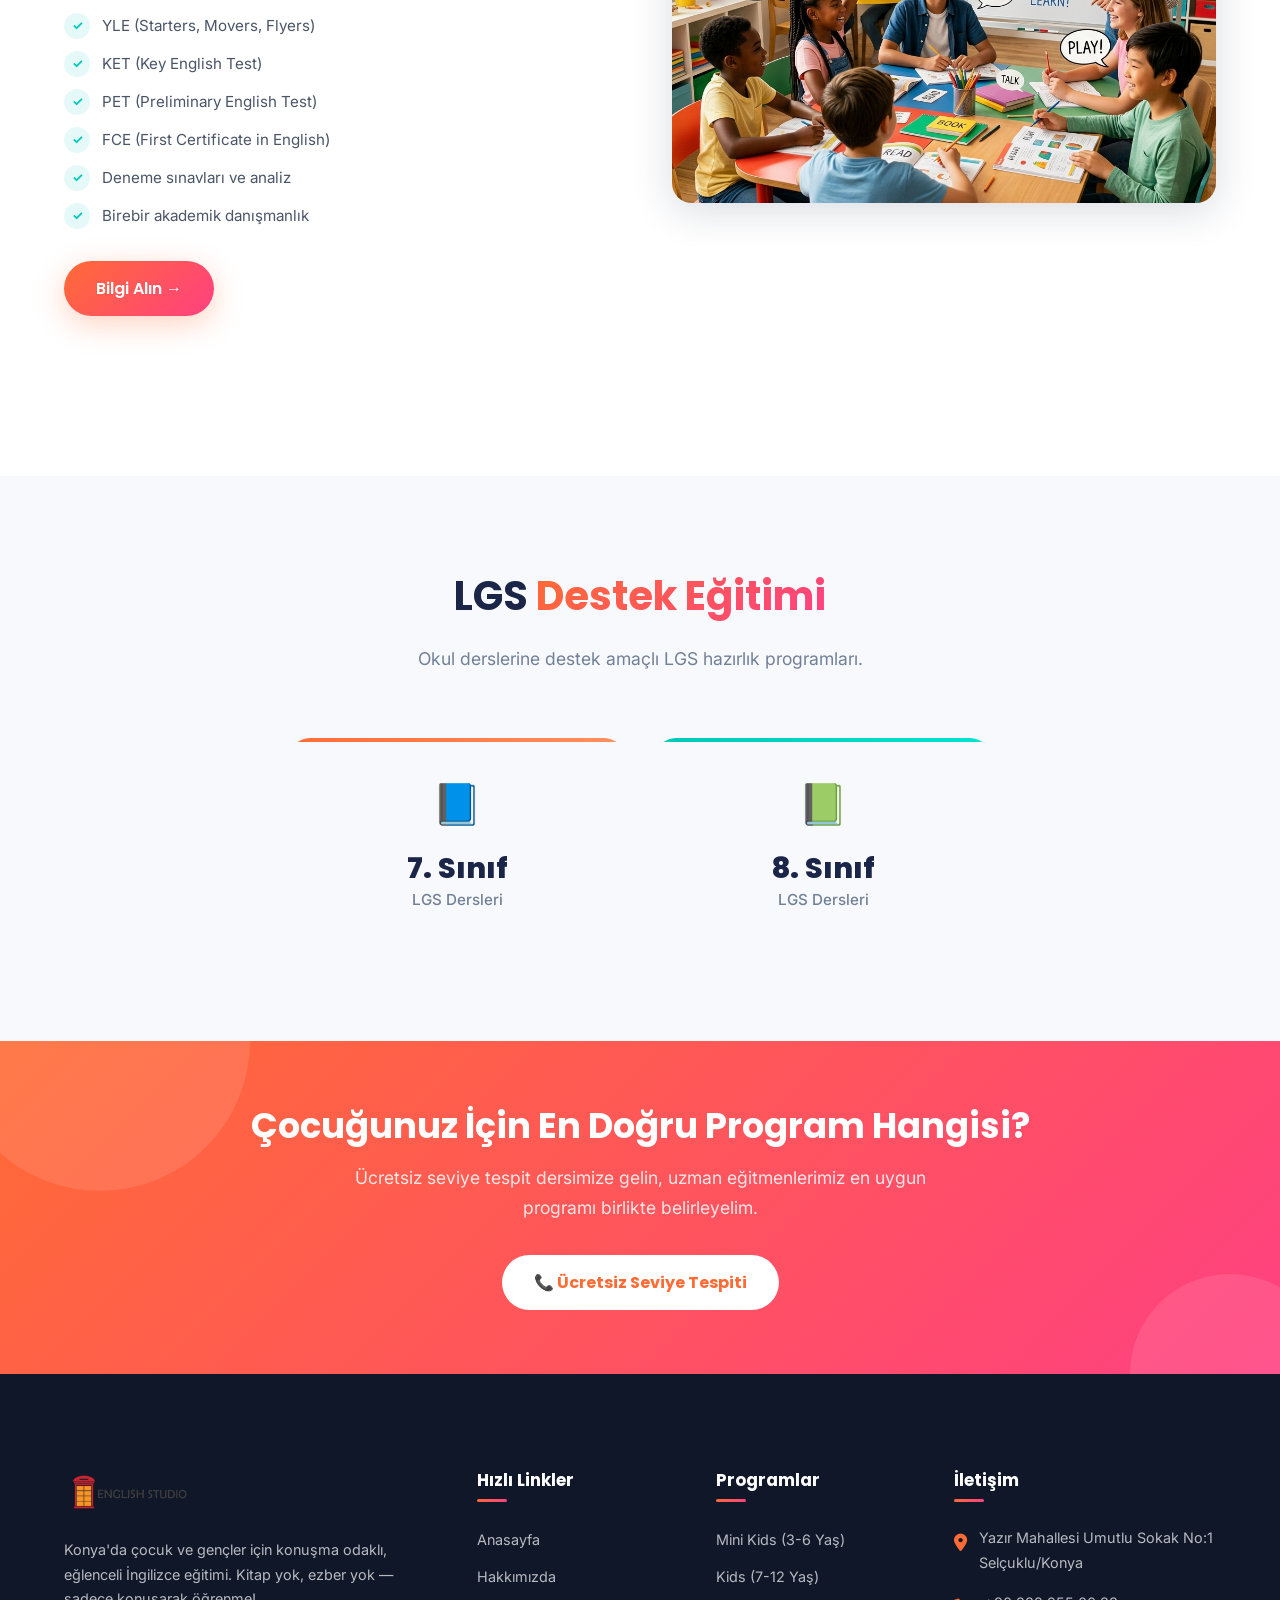
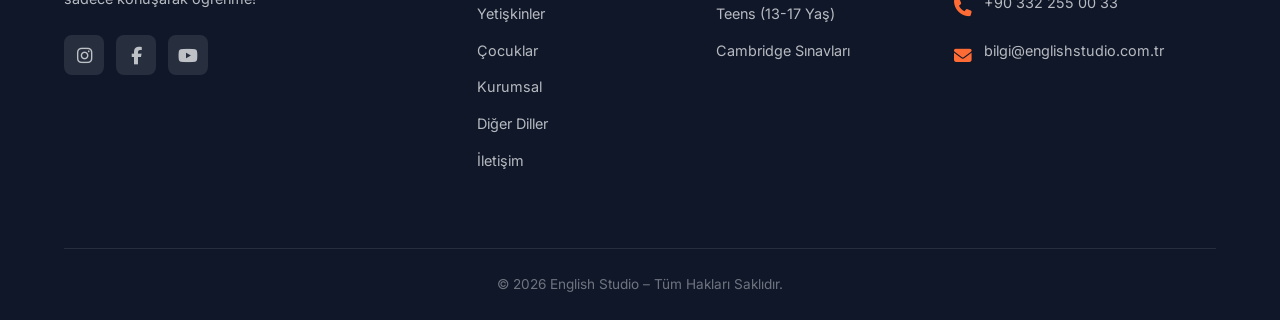
<file: cocuklar.html>
﻿<!DOCTYPE html>
<html lang="tr">
<head>
  <meta charset="UTF-8">
  <meta name="viewport" content="width=device-width, initial-scale=1.0">
  <title>Çocuklar İçin Eğitim – English Studio Konya</title>
  <meta name="description" content="English Studio Konya çocuklar için İngilizce eğitim programları. 3-6 yaş okul öncesi, 7-12 yaş çocuk, 13-17 yaş genç İngilizce kursları, Cambridge sınav hazırlık ve LGS destek eğitimi.">
  <meta name="keywords" content="çocuklar için İngilizce Konya, çocuk İngilizce kursu, okul öncesi İngilizce, genç İngilizce eğitimi, Cambridge sınavları Konya, LGS İngilizce">
  <meta property="og:title" content="Çocuklar İçin Eğitim – English Studio Konya">
  <meta property="og:description" content="Oyun tabanlı, konuşma odaklı eğitim programları ile çocuğunuzun İngilizce yolculuğunu başlatın.">
  <meta property="og:type" content="website">
  <link rel="icon" type="image/png" href="images/minilogo.png">`n  <link rel="stylesheet" href="style.css">
  <link rel="stylesheet" href="https://cdnjs.cloudflare.com/ajax/libs/font-awesome/6.5.1/css/all.min.css">
</head>
<body>

  <!-- Top Bar -->
  <div class="top-bar">
    <div class="container">
      <div class="top-bar-left">
        <a href="mailto:bilgi@englishstudio.com.tr"><i class="fas fa-envelope"></i> bilgi@englishstudio.com.tr</a>
        <a href="tel:+903322550033"><i class="fas fa-phone"></i> +90 332 255 00 33</a>
      </div>
      <div class="top-bar-social">
        <a href="https://www.instagram.com/englishstudio_konya/" target="_blank" aria-label="Instagram"><i class="fab fa-instagram"></i></a>
        <a href="https://www.facebook.com/englishstudiokonya" target="_blank" aria-label="Facebook"><i class="fab fa-facebook-f"></i></a>
        <a href="https://www.youtube.com/channel/UCMOJw0K4Q54VgSLETgDLJhQ" target="_blank" aria-label="YouTube"><i class="fab fa-youtube"></i></a>
      </div>
    </div>
  </div>

  <!-- Header -->
  <header class="header" id="header">
    <div class="container">
      <nav class="nav">
        <a href="index.html" class="logo">
          <img src="images/logo.png" alt="English Studio Logo" class="logo-icon">
          <div class="logo-text">
            <span class="brand">English Studio</span>
            <span class="tagline">Language Academy</span>
          </div>
        </a>

        <div class="nav-links" id="navLinks">
          <a href="index.html">Anasayfa</a>
          <a href="hakkimizda.html">Hakkımızda</a>
          <a href="yetiskinler.html">Yetişkinler</a>
          <a href="cocuklar.html" class="active">Çocuklar</a>
          <a href="kurumsal.html">Kurumsal</a><a href="diger-diller.html">Diğer Diller</a><a href="iletisim.html">İletişim</a>
          <div class="nav-cta">
            <a href="iletisim.html" class="btn btn-primary btn-small">Ücretsiz Deneme Dersi</a>
          </div>
        </div>

        <div class="hamburger" id="hamburger">
          <span></span>
          <span></span>
          <span></span>
        </div>
      </nav>
    </div>
  </header>

  <!-- Mobile Menu Overlay -->
  <div class="mobile-menu-overlay" id="mobileOverlay"></div>

  <!-- Page Header -->
  <section class="page-header">
    <div class="container">
      <h1>Çocuklar İçin Eğitim</h1>
      <p>Oyun tabanlı, konuşma odaklı eğitim programları ile çocuğunuzun İngilizce yolculuğunu başlatın.</p>
      <div class="breadcrumb">
        <a href="index.html">Anasayfa</a>
        <span>›</span>
        <span>Çocuklar</span>
      </div>
    </div>
  </section>

  <!-- Programs Detail Section -->
  <section class="section">
    <div class="container">

      <!-- Program 1: Mini Kids 3-6 Yaş -->
      <div class="program-detail" id="mini-kids">
        <div class="program-detail-image reveal-left">
          <img src="images/kids.png" alt="Okul öncesi İngilizce eğitimi 3-6 yaş" loading="lazy">
        </div>
        <div class="program-detail-content reveal-right">
          <span class="age-badge badge-purple">3-6 YAŞ</span>
          <h2>Mini Kids English 🧒</h2>
          <p>
            Okul öncesi dönem, dil edinimi için en kritik yaş aralığıdır. Bu dönemde çocuklar yeni dilleri 
            doğal bir şekilde, anadillerini öğrendikleri gibi edinebilirler. Mini Kids programımız, bu benzersiz 
            dönemi en verimli şekilde değerlendirmek için tasarlanmıştır.
          </p>
          <p>
            Çocuklarımız şarkılar, oyunlar, el sanatları ve interaktif aktivitelerle İngilizceye ilk adımlarını 
            atıyorlar. Sınıflarımız 4-6 kişilik küçük gruplardan oluşur.
          </p>
          <ul class="program-features-list">
            <li>Oyun ve şarkılarla doğal dil edinimi</li>
            <li>4-6 kişilik küçük sınıflar</li>
            <li>Renkli ve güvenli sınıf ortamı</li>
            <li>Her ders için özel aktivite planı</li>
            <li>Temel İngilizce kelime hazinesi</li>
            <li>Motor ve sosyal beceri gelişimi desteği</li>
          </ul>
          <a href="iletisim.html" class="btn btn-primary">Ücretsiz Deneme Dersi →</a>
        </div>
      </div>

      <!-- Program 2: Kids 7-12 Yaş (reversed) -->
      <div class="program-detail" id="kids">
        <div class="program-detail-image reveal-left">
          <img src="images/about.png" alt="Çocuklar için İngilizce eğitimi 7-12 yaş" loading="lazy">
        </div>
        <div class="program-detail-content reveal-right">
          <span class="age-badge badge-orange">7-12 YAŞ</span>
          <h2>Kids English 👦</h2>
          <p>
            İlkokul çağındaki çocuklarımız için tasarlanan Kids English programı, konuşma becerilerini 
            geliştirmeye odaklanır. Çocuklar bu programda günlük İngilizce konuşma pratikleri, hikaye anlatımı, 
            drama aktiviteleri ve grup çalışmalarıyla İngilizce'yi doğal bir şekilde kullanmaya başlarlar.
          </p>
          <p>
            Kitap ve kaynak kullanmadan, tamamen ihtiyaca yönelik ve konuşmayı teşvik edici bir eğitim modeli 
            uyguluyoruz.
          </p>
          <ul class="program-features-list">
            <li>Konuşma odaklı eğitim metodu</li>
            <li>8-10 kişilik sınıflar</li>
            <li>Kitapsız doğal dil edinimi</li>
            <li>Drama ve rol yapma aktiviteleri</li>
            <li>Hikaye anlatımı ve yaratıcı yazarlık</li>
            <li>Düzenli seviye değerlendirmesi</li>
          </ul>
          <a href="iletisim.html" class="btn btn-primary">Ücretsiz Deneme Dersi →</a>
        </div>
      </div>

      <!-- Program 3: Teens 13-17 Yaş -->
      <div class="program-detail" id="teens">
        <div class="program-detail-image reveal-left">
          <img src="images/teens.png" alt="Gençler için İngilizce eğitimi 13-17 yaş" loading="lazy">
        </div>
        <div class="program-detail-content reveal-right">
          <span class="age-badge badge-turquoise">13-17 YAŞ</span>
          <h2>Teens English 🎓</h2>
          <p>
            Genç öğrencilerimiz için tasarlanan bu program, hem akademik İngilizce hem de günlük konuşma 
            becerilerini geliştirmeyi amaçlar. Tartışma grupları, sunum çalışmaları ve proje bazlı öğrenme 
            ile İngilizceyi gerçek hayatta kullanma becerisini kazandırıyoruz.
          </p>
          <p>
            Cambridge sınavları başta olmak üzere çeşitli sertifika programlarına yönlendirme yapılır.
          </p>
          <ul class="program-features-list">
            <li>Akademik ve günlük konuşma pratiği</li>
            <li>8-10 kişilik sınıflar</li>
            <li>Tartışma ve sunum çalışmaları</li>
            <li>Proje bazlı öğrenme</li>
            <li>Sınav hazırlık desteği</li>
            <li>Yabancı eğitmenlerle konuşma kulüpleri</li>
          </ul>
          <a href="iletisim.html" class="btn btn-primary">Ücretsiz Deneme Dersi →</a>
        </div>
      </div>

      <!-- Program 4: Cambridge Sınavları (reversed) -->
      <div class="program-detail" id="cambridge">
        <div class="program-detail-image reveal-left">
          <img src="images/hero.png" alt="Cambridge sınavlarına hazırlık" loading="lazy">
        </div>
        <div class="program-detail-content reveal-right">
          <span class="age-badge badge-pink">SERTİFİKA</span>
          <h2>Cambridge Sınavları 🏅</h2>
          <p>
            Cambridge English sınavları dünya genelinde 25.000'den fazla kurum tarafından kabul edilen, 
            uluslararası geçerliliğe sahip İngilizce yeterlilik sınavlarıdır. YLE (Young Learners English), 
            KET, PET, FCE gibi farklı seviyelerdeki Cambridge sınavlarına yönelik hazırlık programlarımız mevcuttur.
          </p>
          <ul class="program-features-list">
            <li>YLE (Starters, Movers, Flyers)</li>
            <li>KET (Key English Test)</li>
            <li>PET (Preliminary English Test)</li>
            <li>FCE (First Certificate in English)</li>
            <li>Deneme sınavları ve analiz</li>
            <li>Birebir akademik danışmanlık</li>
          </ul>
          <a href="iletisim.html" class="btn btn-primary">Bilgi Alın →</a>
        </div>
      </div>

    </div>
  </section>

  <!-- LGS Destek Eğitimi Section -->
  <section class="section" style="background: var(--color-off-white);">
    <div class="container">
      <h2 class="section-title reveal">LGS <span>Destek Eğitimi</span></h2>
      <p class="section-subtitle reveal">Okul derslerine destek amaçlı LGS hazırlık programları.</p>

      <div class="stats-grid" style="grid-template-columns: repeat(2, 1fr); max-width: 700px; margin: 0 auto;">
        <div class="stat-card reveal">
          <div class="stat-icon">📘</div>
          <div class="stat-number" style="font-size: 1.8rem;">7. Sınıf</div>
          <div class="stat-label">LGS Dersleri</div>
        </div>
        <div class="stat-card reveal">
          <div class="stat-icon">📗</div>
          <div class="stat-number" style="font-size: 1.8rem;">8. Sınıf</div>
          <div class="stat-label">LGS Dersleri</div>
        </div>
      </div>
    </div>
  </section>

  <!-- CTA Band -->
  <section class="cta-band">
    <div class="container">
      <h2>Çocuğunuz İçin En Doğru Program <strong>Hangisi?</strong></h2>
      <p>Ücretsiz seviye tespit dersimize gelin, uzman eğitmenlerimiz en uygun programı birlikte belirleyelim.</p>
      <a href="iletisim.html" class="btn">📞 Ücretsiz Seviye Tespiti</a>
    </div>
  </section>

  <!-- Footer -->
  <footer class="footer">
    <div class="container">
      <div class="footer-grid">
        <div class="footer-about">
          <a href="index.html" class="logo">
            <img src="images/logo.png" alt="English Studio Logo" class="logo-icon">
            <div class="logo-text">
              <span class="brand">English Studio</span>
              <span class="tagline">Language Academy</span>
            </div>
          </a>
          <p>Konya'da çocuk ve gençler için konuşma odaklı, eğlenceli İngilizce eğitimi. Kitap yok, ezber yok — sadece konuşarak öğrenme!</p>
          <div class="footer-social">
            <a href="https://www.instagram.com/englishstudio_konya/" target="_blank" aria-label="Instagram"><i class="fab fa-instagram"></i></a>
            <a href="https://www.facebook.com/englishstudiokonya" target="_blank" aria-label="Facebook"><i class="fab fa-facebook-f"></i></a>
            <a href="https://www.youtube.com/channel/UCMOJw0K4Q54VgSLETgDLJhQ" target="_blank" aria-label="YouTube"><i class="fab fa-youtube"></i></a>
          </div>
        </div>

        <div>
          <h4>Hızlı Linkler</h4>
          <ul class="footer-links">
            <li><a href="index.html">Anasayfa</a></li>
            <li><a href="hakkimizda.html">Hakkımızda</a></li>
            <li><a href="yetiskinler.html">Yetişkinler</a></li>
            <li><a href="cocuklar.html">Çocuklar</a></li>
            <li><a href="kurumsal.html">Kurumsal</a></li><li><a href="diger-diller.html">Diğer Diller</a></li><li><a href="iletisim.html">İletişim</a></li>
          </ul>
        </div>

        <div>
          <h4>Programlar</h4>
          <ul class="footer-links">
            <li><a href="#mini-kids">Mini Kids (3-6 Yaş)</a></li>
            <li><a href="#kids">Kids (7-12 Yaş)</a></li>
            <li><a href="#teens">Teens (13-17 Yaş)</a></li>
            <li><a href="#cambridge">Cambridge Sınavları</a></li>
          </ul>
        </div>

        <div>
          <h4>İletişim</h4>
          <div class="footer-contact-item">
            <span class="icon"><i class="fas fa-map-marker-alt"></i></span>
            <span>Yazır Mahallesi Umutlu Sokak No:1 Selçuklu/Konya</span>
          </div>
          <div class="footer-contact-item">
            <span class="icon"><i class="fas fa-phone"></i></span>
            <a href="tel:+903322550033">+90 332 255 00 33</a>
          </div>
          <div class="footer-contact-item">
            <span class="icon"><i class="fas fa-envelope"></i></span>
            <a href="mailto:bilgi@englishstudio.com.tr">bilgi@englishstudio.com.tr</a>
          </div>
        </div>
      </div>

      <div class="footer-bottom">
        <p>© 2026 English Studio – Tüm Hakları Saklıdır.</p>
      </div>
    </div>
  </footer>

  <!-- WhatsApp Float Button -->
  <a href="https://wa.me/903322550033?text=Merhaba,%20İngilizce%20kursları%20hakkında%20bilgi%20almak%20istiyorum." class="whatsapp-float" target="_blank" aria-label="WhatsApp ile iletişim">
    <i class="fab fa-whatsapp"></i>
  </a>

  <script src="script.js"></script>
</body>
</html>
</file>
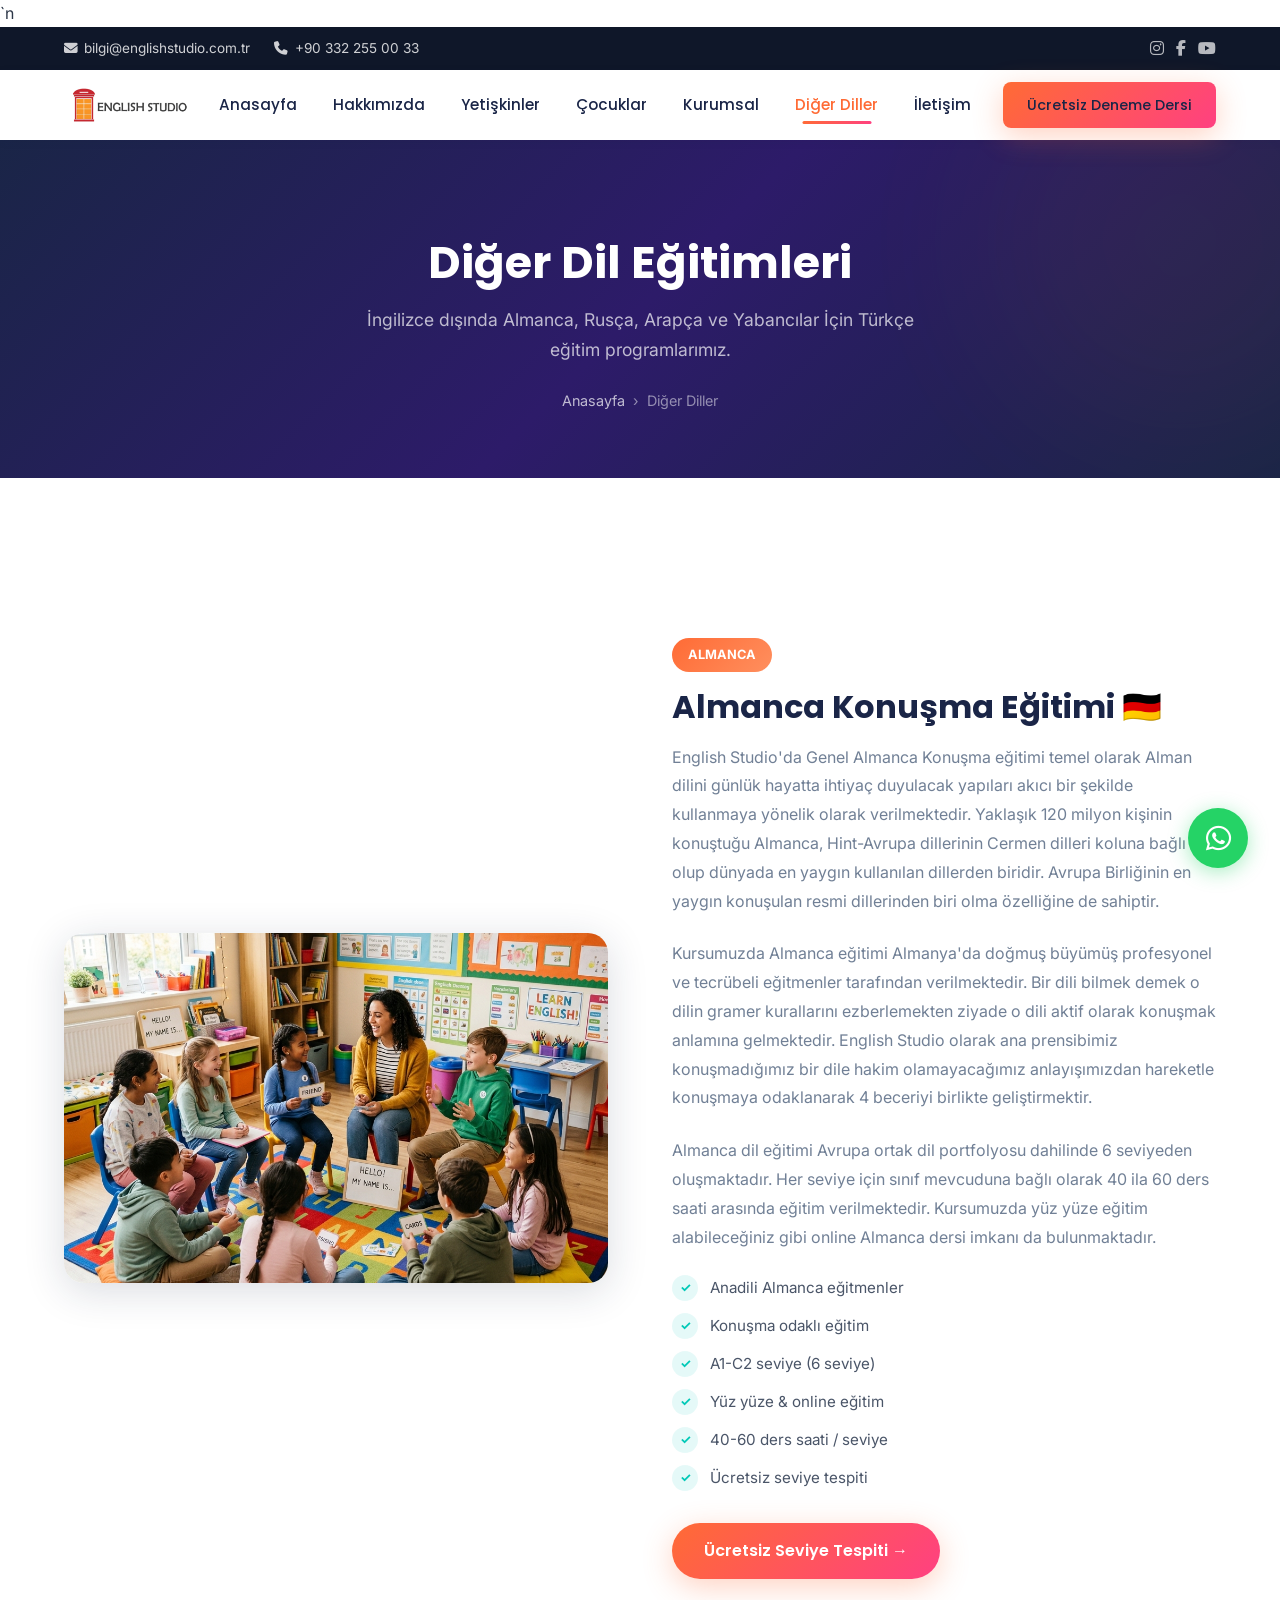
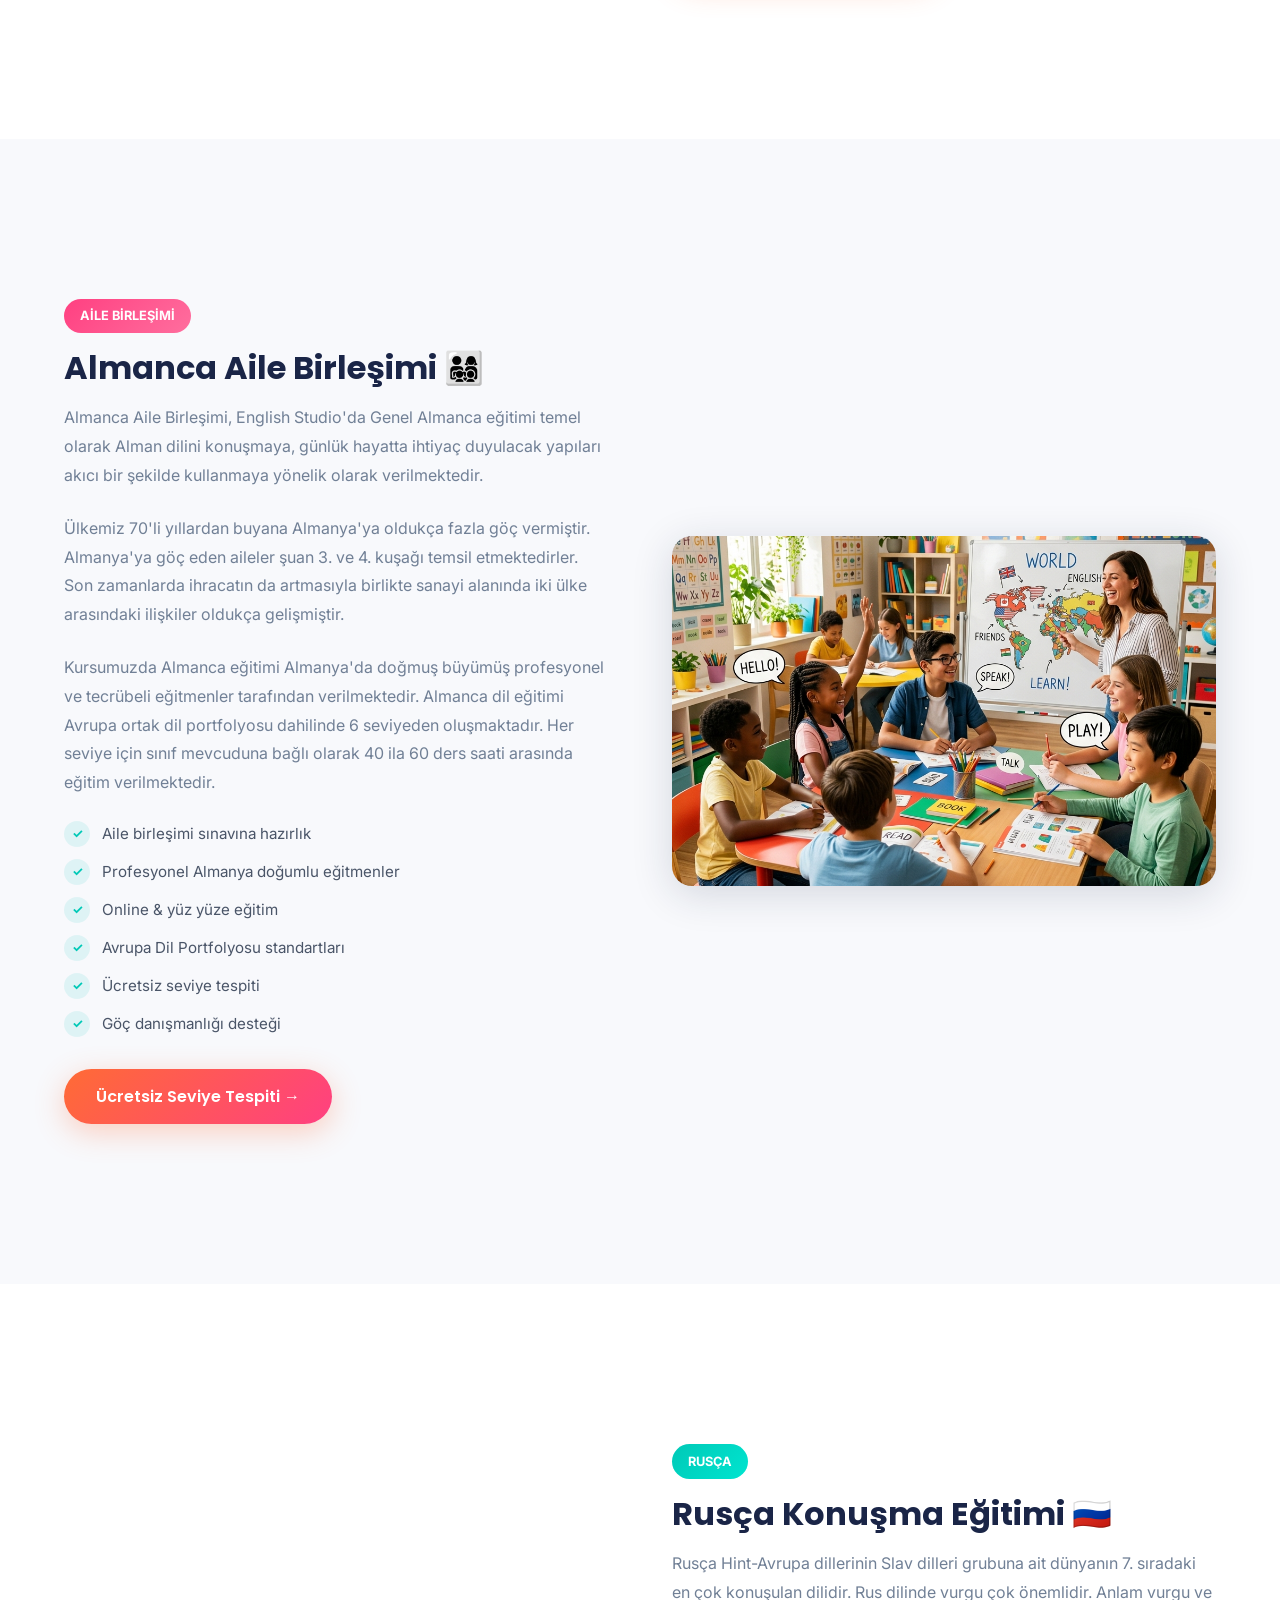
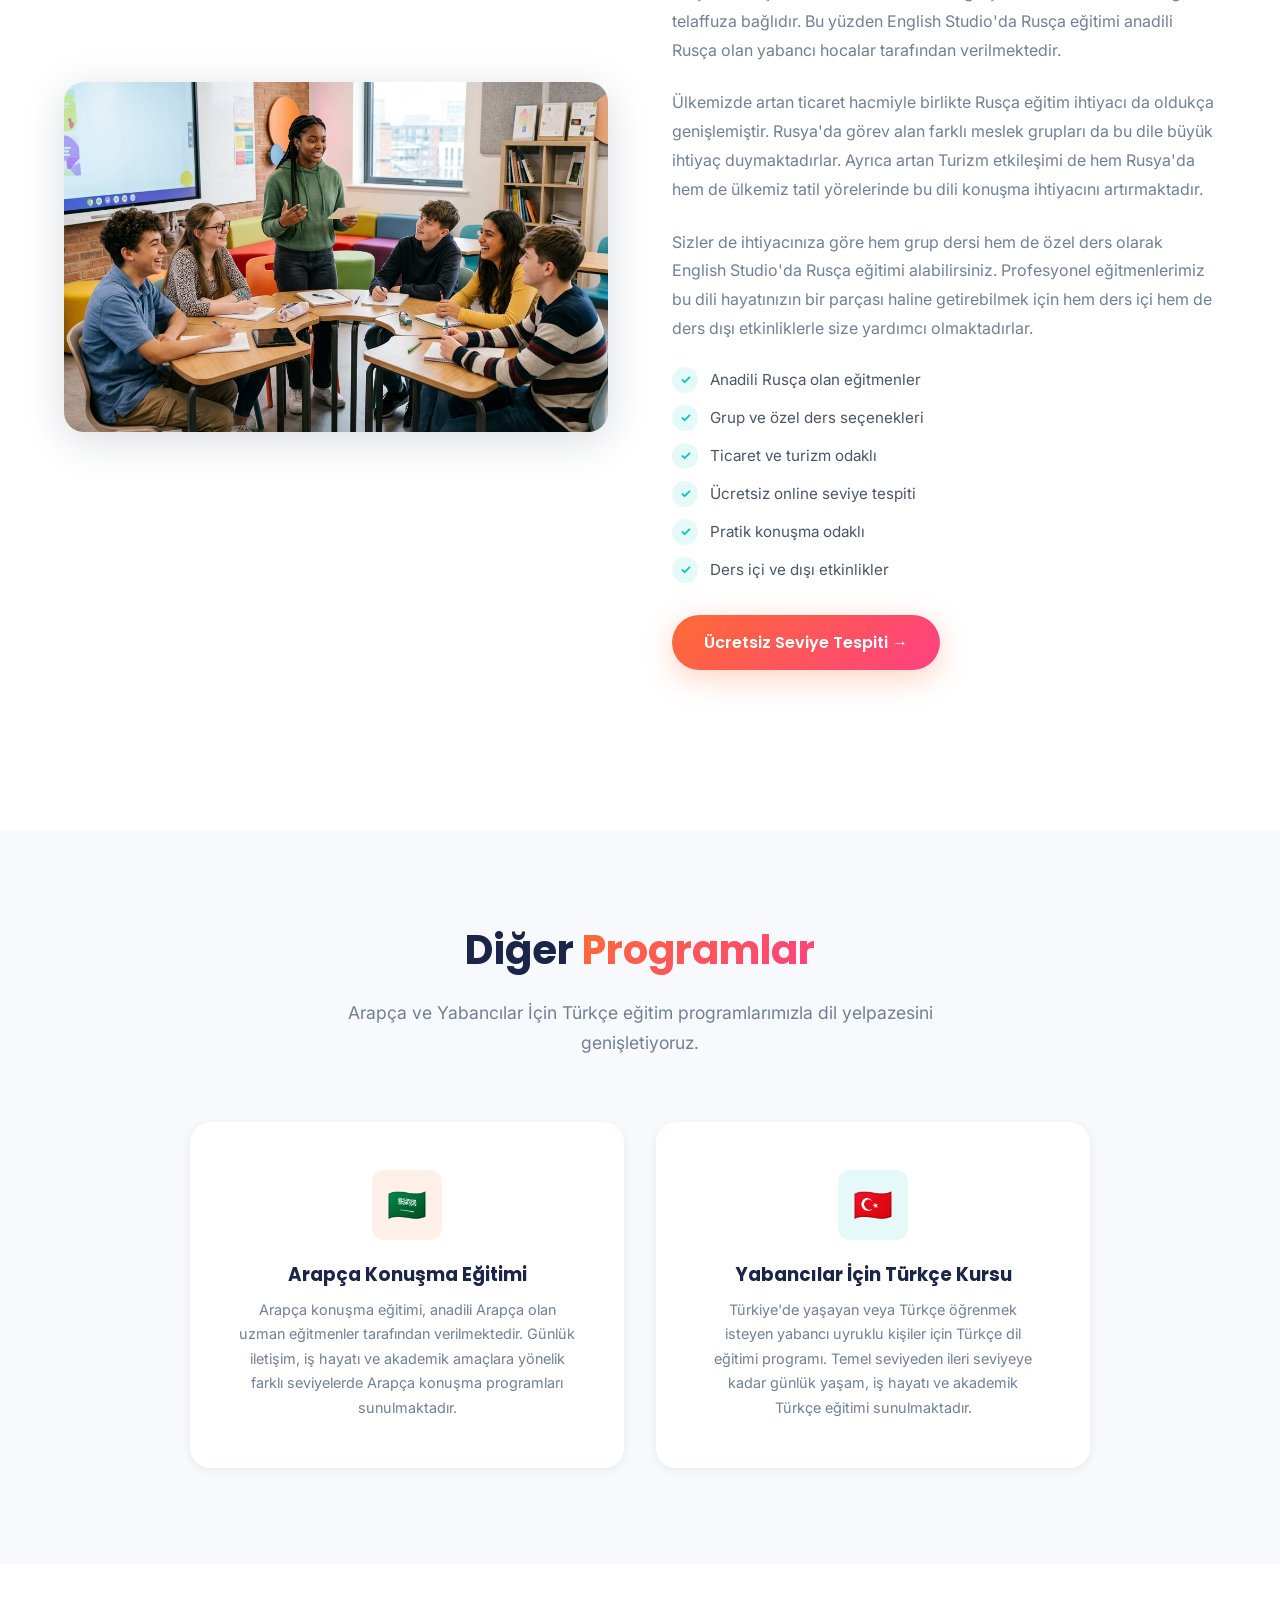
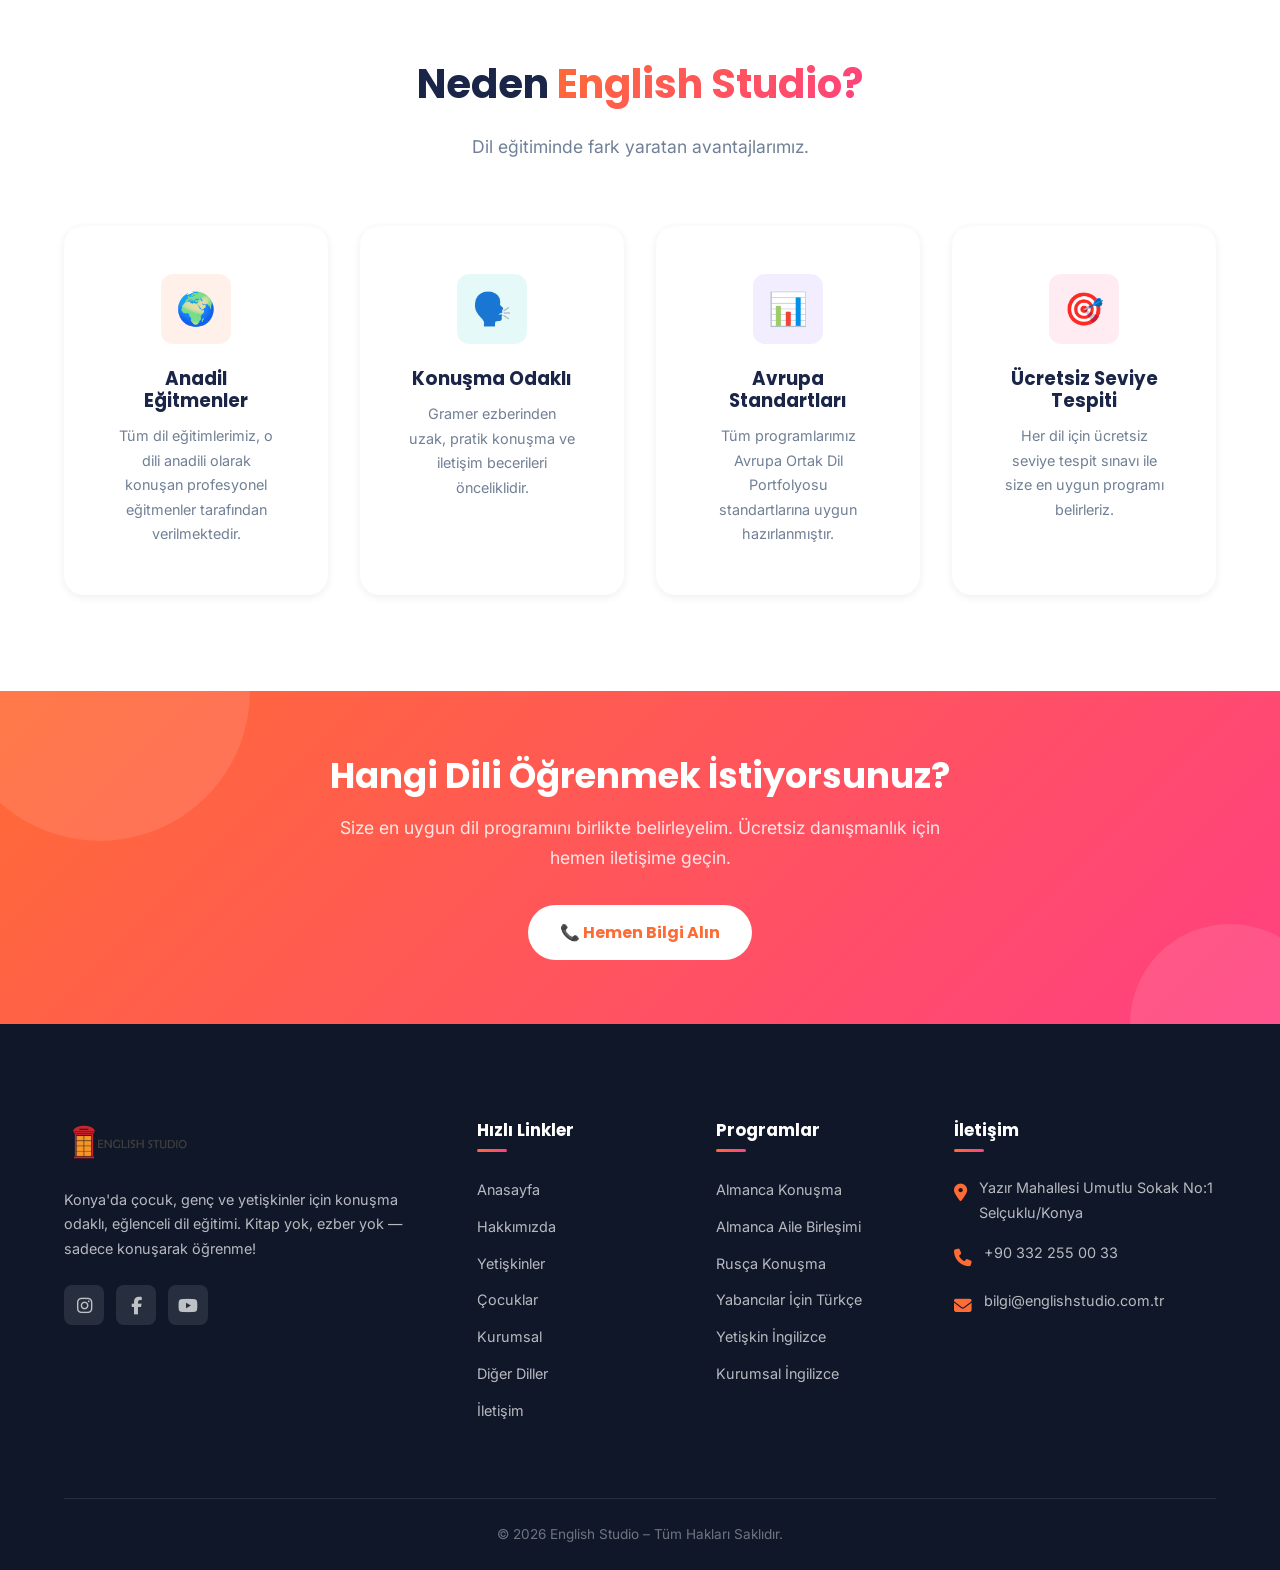
<file: diger-diller.html>
﻿<!DOCTYPE html>
<html lang="tr">
<head>
  <meta charset="UTF-8">
  <meta name="viewport" content="width=device-width, initial-scale=1.0">
  <title>Diğer Dil Eğitimleri – English Studio Konya</title>
  <meta name="description" content="English Studio Konya'da Almanca, Rusça, Arapça ve Yabancılar İçin Türkçe eğitim programları. Anadili eğitmenlerle konuşma odaklı dil eğitimi.">
  <meta name="keywords" content="Almanca kursu Konya, Rusça kursu Konya, Arapça kursu Konya, yabancılar için Türkçe Konya, dil eğitimi Konya, English Studio Konya">
  <meta property="og:title" content="Diğer Dil Eğitimleri – English Studio Konya">
  <meta property="og:description" content="İngilizce dışında Almanca, Rusça, Arapça ve Yabancılar İçin Türkçe eğitim programlarımız.">
  <meta property="og:type" content="website">
  <link rel="icon" type="image/png" href="images/minilogo.png">`n  <link rel="stylesheet" href="style.css">
  <link rel="stylesheet" href="https://cdnjs.cloudflare.com/ajax/libs/font-awesome/6.5.1/css/all.min.css">
</head>
<body>

  <!-- Top Bar -->
  <div class="top-bar">
    <div class="container">
      <div class="top-bar-left">
        <a href="mailto:bilgi@englishstudio.com.tr"><i class="fas fa-envelope"></i> bilgi@englishstudio.com.tr</a>
        <a href="tel:+903322550033"><i class="fas fa-phone"></i> +90 332 255 00 33</a>
      </div>
      <div class="top-bar-social">
        <a href="https://www.instagram.com/englishstudio_konya/" target="_blank" aria-label="Instagram"><i class="fab fa-instagram"></i></a>
        <a href="https://www.facebook.com/englishstudiokonya" target="_blank" aria-label="Facebook"><i class="fab fa-facebook-f"></i></a>
        <a href="https://www.youtube.com/channel/UCMOJw0K4Q54VgSLETgDLJhQ" target="_blank" aria-label="YouTube"><i class="fab fa-youtube"></i></a>
      </div>
    </div>
  </div>

  <!-- Header -->
  <header class="header" id="header">
    <div class="container">
      <nav class="nav">
        <a href="index.html" class="logo">
          <img src="images/logo.png" alt="English Studio Logo" class="logo-icon">
          <div class="logo-text">
            <span class="brand">English Studio</span>
            <span class="tagline">Language Academy</span>
          </div>
        </a>

        <div class="nav-links" id="navLinks">
          <a href="index.html">Anasayfa</a>
          <a href="hakkimizda.html">Hakkımızda</a>
          <a href="yetiskinler.html">Yetişkinler</a>
          <a href="cocuklar.html">Çocuklar</a>
          <a href="kurumsal.html">Kurumsal</a>
          <a href="diger-diller.html" class="active">Diğer Diller</a>
          <a href="iletisim.html">İletişim</a>
          <div class="nav-cta">
            <a href="iletisim.html" class="btn btn-primary btn-small">Ücretsiz Deneme Dersi</a>
          </div>
        </div>

        <div class="hamburger" id="hamburger">
          <span></span>
          <span></span>
          <span></span>
        </div>
      </nav>
    </div>
  </header>

  <!-- Mobile Menu Overlay -->
  <div class="mobile-menu-overlay" id="mobileOverlay"></div>

  <!-- Page Header -->
  <section class="page-header">
    <div class="container">
      <h1>Diğer Dil Eğitimleri</h1>
      <p>İngilizce dışında Almanca, Rusça, Arapça ve Yabancılar İçin Türkçe eğitim programlarımız.</p>
      <div class="breadcrumb">
        <a href="index.html">Anasayfa</a>
        <span>›</span>
        <span>Diğer Diller</span>
      </div>
    </div>
  </section>

  <!-- 1. Almanca Konuşma Eğitimi -->
  <section class="section">
    <div class="container">
      <div class="program-detail" id="almanca-konusma">
        <div class="program-detail-image reveal-left">
          <img src="images/about.png" alt="Almanca Konuşma Eğitimi" loading="lazy">
        </div>
        <div class="program-detail-content reveal-right">
          <span class="age-badge badge-orange">ALMANCA</span>
          <h2>Almanca Konuşma Eğitimi 🇩🇪</h2>
          <p>
            English Studio'da Genel Almanca Konuşma eğitimi temel olarak Alman dilini günlük hayatta ihtiyaç duyulacak yapıları akıcı bir şekilde kullanmaya yönelik olarak verilmektedir. Yaklaşık 120 milyon kişinin konuştuğu Almanca, Hint-Avrupa dillerinin Cermen dilleri koluna bağlı olup dünyada en yaygın kullanılan dillerden biridir. Avrupa Birliğinin en yaygın konuşulan resmi dillerinden biri olma özelliğine de sahiptir.
          </p>
          <p>
            Kursumuzda Almanca eğitimi Almanya'da doğmuş büyümüş profesyonel ve tecrübeli eğitmenler tarafından verilmektedir. Bir dili bilmek demek o dilin gramer kurallarını ezberlemekten ziyade o dili aktif olarak konuşmak anlamına gelmektedir. English Studio olarak ana prensibimiz konuşmadığımız bir dile hakim olamayacağımız anlayışımızdan hareketle konuşmaya odaklanarak 4 beceriyi birlikte geliştirmektir.
          </p>
          <p>
            Almanca dil eğitimi Avrupa ortak dil portfolyosu dahilinde 6 seviyeden oluşmaktadır. Her seviye için sınıf mevcuduna bağlı olarak 40 ila 60 ders saati arasında eğitim verilmektedir. Kursumuzda yüz yüze eğitim alabileceğiniz gibi online Almanca dersi imkanı da bulunmaktadır.
          </p>
          <ul class="program-features-list">
            <li>Anadili Almanca eğitmenler</li>
            <li>Konuşma odaklı eğitim</li>
            <li>A1-C2 seviye (6 seviye)</li>
            <li>Yüz yüze & online eğitim</li>
            <li>40-60 ders saati / seviye</li>
            <li>Ücretsiz seviye tespiti</li>
          </ul>
          <a href="iletisim.html" class="btn btn-primary">Ücretsiz Seviye Tespiti →</a>
        </div>
      </div>
    </div>
  </section>

  <!-- 2. Almanca Aile Birleşimi (Reversed Layout) -->
  <section class="section" style="background: var(--color-off-white);">
    <div class="container">
      <div class="program-detail" style="direction: rtl;" id="aile-birlesimi">
        <div class="program-detail-image reveal-right" style="direction: ltr;">
          <img src="images/hero.png" alt="Almanca Aile Birleşimi Eğitimi" loading="lazy">
        </div>
        <div class="program-detail-content reveal-left" style="direction: ltr;">
          <span class="age-badge badge-pink">AİLE BİRLEŞİMİ</span>
          <h2>Almanca Aile Birleşimi 👨‍👩‍👧‍👦</h2>
          <p>
            Almanca Aile Birleşimi, English Studio'da Genel Almanca eğitimi temel olarak Alman dilini konuşmaya, günlük hayatta ihtiyaç duyulacak yapıları akıcı bir şekilde kullanmaya yönelik olarak verilmektedir.
          </p>
          <p>
            Ülkemiz 70'li yıllardan buyana Almanya'ya oldukça fazla göç vermiştir. Almanya'ya göç eden aileler şuan 3. ve 4. kuşağı temsil etmektedirler. Son zamanlarda ihracatın da artmasıyla birlikte sanayi alanında iki ülke arasındaki ilişkiler oldukça gelişmiştir.
          </p>
          <p>
            Kursumuzda Almanca eğitimi Almanya'da doğmuş büyümüş profesyonel ve tecrübeli eğitmenler tarafından verilmektedir. Almanca dil eğitimi Avrupa ortak dil portfolyosu dahilinde 6 seviyeden oluşmaktadır. Her seviye için sınıf mevcuduna bağlı olarak 40 ila 60 ders saati arasında eğitim verilmektedir.
          </p>
          <ul class="program-features-list">
            <li>Aile birleşimi sınavına hazırlık</li>
            <li>Profesyonel Almanya doğumlu eğitmenler</li>
            <li>Online & yüz yüze eğitim</li>
            <li>Avrupa Dil Portfolyosu standartları</li>
            <li>Ücretsiz seviye tespiti</li>
            <li>Göç danışmanlığı desteği</li>
          </ul>
          <a href="iletisim.html" class="btn btn-primary">Ücretsiz Seviye Tespiti →</a>
        </div>
      </div>
    </div>
  </section>

  <!-- 3. Rusça Konuşma Eğitimi -->
  <section class="section">
    <div class="container">
      <div class="program-detail" id="rusca-konusma">
        <div class="program-detail-image reveal-left">
          <img src="images/teens.png" alt="Rusça Konuşma Eğitimi" loading="lazy">
        </div>
        <div class="program-detail-content reveal-right">
          <span class="age-badge badge-turquoise">RUSÇA</span>
          <h2>Rusça Konuşma Eğitimi 🇷🇺</h2>
          <p>
            Rusça Hint-Avrupa dillerinin Slav dilleri grubuna ait dünyanın 7. sıradaki en çok konuşulan dilidir. Rus dilinde vurgu çok önemlidir. Anlam vurgu ve telaffuza bağlıdır. Bu yüzden English Studio'da Rusça eğitimi anadili Rusça olan yabancı hocalar tarafından verilmektedir.
          </p>
          <p>
            Ülkemizde artan ticaret hacmiyle birlikte Rusça eğitim ihtiyacı da oldukça genişlemiştir. Rusya'da görev alan farklı meslek grupları da bu dile büyük ihtiyaç duymaktadırlar. Ayrıca artan Turizm etkileşimi de hem Rusya'da hem de ülkemiz tatil yörelerinde bu dili konuşma ihtiyacını artırmaktadır.
          </p>
          <p>
            Sizler de ihtiyacınıza göre hem grup dersi hem de özel ders olarak English Studio'da Rusça eğitimi alabilirsiniz. Profesyonel eğitmenlerimiz bu dili hayatınızın bir parçası haline getirebilmek için hem ders içi hem de ders dışı etkinliklerle size yardımcı olmaktadırlar.
          </p>
          <ul class="program-features-list">
            <li>Anadili Rusça olan eğitmenler</li>
            <li>Grup ve özel ders seçenekleri</li>
            <li>Ticaret ve turizm odaklı</li>
            <li>Ücretsiz online seviye tespiti</li>
            <li>Pratik konuşma odaklı</li>
            <li>Ders içi ve dışı etkinlikler</li>
          </ul>
          <a href="iletisim.html" class="btn btn-primary">Ücretsiz Seviye Tespiti →</a>
        </div>
      </div>
    </div>
  </section>

  <!-- 4. Arapça & 5. Yabancılar İçin Türkçe -->
  <section class="section" style="background: var(--color-off-white);">
    <div class="container">
      <h2 class="section-title reveal">Diğer <span>Programlar</span></h2>
      <p class="section-subtitle reveal">Arapça ve Yabancılar İçin Türkçe eğitim programlarımızla dil yelpazesini genişletiyoruz.</p>

      <div class="why-us-grid" style="grid-template-columns: repeat(2, 1fr); max-width: 900px; margin: 0 auto;">
        <!-- Arapça Konuşma -->
        <div class="why-card reveal">
          <div class="icon">🇸🇦</div>
          <h3>Arapça Konuşma Eğitimi</h3>
          <p>Arapça konuşma eğitimi, anadili Arapça olan uzman eğitmenler tarafından verilmektedir. Günlük iletişim, iş hayatı ve akademik amaçlara yönelik farklı seviyelerde Arapça konuşma programları sunulmaktadır.</p>
        </div>
        <!-- Yabancılar İçin Türkçe -->
        <div class="why-card reveal">
          <div class="icon">🇹🇷</div>
          <h3>Yabancılar İçin Türkçe Kursu</h3>
          <p>Türkiye'de yaşayan veya Türkçe öğrenmek isteyen yabancı uyruklu kişiler için Türkçe dil eğitimi programı. Temel seviyeden ileri seviyeye kadar günlük yaşam, iş hayatı ve akademik Türkçe eğitimi sunulmaktadır.</p>
        </div>
      </div>
    </div>
  </section>

  <!-- 6. Neden English Studio? -->
  <section class="section">
    <div class="container">
      <h2 class="section-title reveal">Neden <span>English Studio?</span></h2>
      <p class="section-subtitle reveal">Dil eğitiminde fark yaratan avantajlarımız.</p>

      <div class="why-us-grid" style="grid-template-columns: repeat(4, 1fr);">
        <div class="why-card reveal">
          <div class="icon">🌍</div>
          <h3>Anadil Eğitmenler</h3>
          <p>Tüm dil eğitimlerimiz, o dili anadili olarak konuşan profesyonel eğitmenler tarafından verilmektedir.</p>
        </div>
        <div class="why-card reveal">
          <div class="icon">🗣️</div>
          <h3>Konuşma Odaklı</h3>
          <p>Gramer ezberinden uzak, pratik konuşma ve iletişim becerileri önceliklidir.</p>
        </div>
        <div class="why-card reveal">
          <div class="icon">📊</div>
          <h3>Avrupa Standartları</h3>
          <p>Tüm programlarımız Avrupa Ortak Dil Portfolyosu standartlarına uygun hazırlanmıştır.</p>
        </div>
        <div class="why-card reveal">
          <div class="icon">🎯</div>
          <h3>Ücretsiz Seviye Tespiti</h3>
          <p>Her dil için ücretsiz seviye tespit sınavı ile size en uygun programı belirleriz.</p>
        </div>
      </div>
    </div>
  </section>

  <!-- 7. CTA Band -->
  <section class="cta-band">
    <div class="container">
      <h2>Hangi Dili Öğrenmek <strong>İstiyorsunuz?</strong></h2>
      <p>Size en uygun dil programını birlikte belirleyelim. Ücretsiz danışmanlık için hemen iletişime geçin.</p>
      <a href="iletisim.html" class="btn">📞 Hemen Bilgi Alın</a>
    </div>
  </section>

  <!-- Footer -->
  <footer class="footer">
    <div class="container">
      <div class="footer-grid">
        <div class="footer-about">
          <a href="index.html" class="logo">
            <img src="images/logo.png" alt="English Studio Logo" class="logo-icon">
            <div class="logo-text">
              <span class="brand">English Studio</span>
              <span class="tagline">Language Academy</span>
            </div>
          </a>
          <p>Konya'da çocuk, genç ve yetişkinler için konuşma odaklı, eğlenceli dil eğitimi. Kitap yok, ezber yok — sadece konuşarak öğrenme!</p>
          <div class="footer-social">
            <a href="https://www.instagram.com/englishstudio_konya/" target="_blank" aria-label="Instagram"><i class="fab fa-instagram"></i></a>
            <a href="https://www.facebook.com/englishstudiokonya" target="_blank" aria-label="Facebook"><i class="fab fa-facebook-f"></i></a>
            <a href="https://www.youtube.com/channel/UCMOJw0K4Q54VgSLETgDLJhQ" target="_blank" aria-label="YouTube"><i class="fab fa-youtube"></i></a>
          </div>
        </div>

        <div>
          <h4>Hızlı Linkler</h4>
          <ul class="footer-links">
            <li><a href="index.html">Anasayfa</a></li>
            <li><a href="hakkimizda.html">Hakkımızda</a></li>
            <li><a href="yetiskinler.html">Yetişkinler</a></li>
            <li><a href="cocuklar.html">Çocuklar</a></li>
            <li><a href="kurumsal.html">Kurumsal</a></li>
            <li><a href="diger-diller.html">Diğer Diller</a></li>
            <li><a href="iletisim.html">İletişim</a></li>
          </ul>
        </div>

        <div>
          <h4>Programlar</h4>
          <ul class="footer-links">
            <li><a href="diger-diller.html#almanca-konusma">Almanca Konuşma</a></li>
            <li><a href="diger-diller.html#aile-birlesimi">Almanca Aile Birleşimi</a></li>
            <li><a href="diger-diller.html#rusca-konusma">Rusça Konuşma</a></li>
            <li><a href="diger-diller.html">Yabancılar İçin Türkçe</a></li>
            <li><a href="yetiskinler.html">Yetişkin İngilizce</a></li>
            <li><a href="kurumsal.html">Kurumsal İngilizce</a></li>
          </ul>
        </div>

        <div>
          <h4>İletişim</h4>
          <div class="footer-contact-item">
            <span class="icon"><i class="fas fa-map-marker-alt"></i></span>
            <span>Yazır Mahallesi Umutlu Sokak No:1 Selçuklu/Konya</span>
          </div>
          <div class="footer-contact-item">
            <span class="icon"><i class="fas fa-phone"></i></span>
            <a href="tel:+903322550033">+90 332 255 00 33</a>
          </div>
          <div class="footer-contact-item">
            <span class="icon"><i class="fas fa-envelope"></i></span>
            <a href="mailto:bilgi@englishstudio.com.tr">bilgi@englishstudio.com.tr</a>
          </div>
        </div>
      </div>

      <div class="footer-bottom">
        <p>© 2026 English Studio – Tüm Hakları Saklıdır.</p>
      </div>
    </div>
  </footer>

  <!-- WhatsApp Float Button -->
  <a href="https://wa.me/903322550033?text=Merhaba,%20dil%20kursları%20hakkında%20bilgi%20almak%20istiyorum." class="whatsapp-float" target="_blank" aria-label="WhatsApp ile iletişim">
    <i class="fab fa-whatsapp"></i>
  </a>

  <script src="script.js"></script>
</body>
</html>
</file>
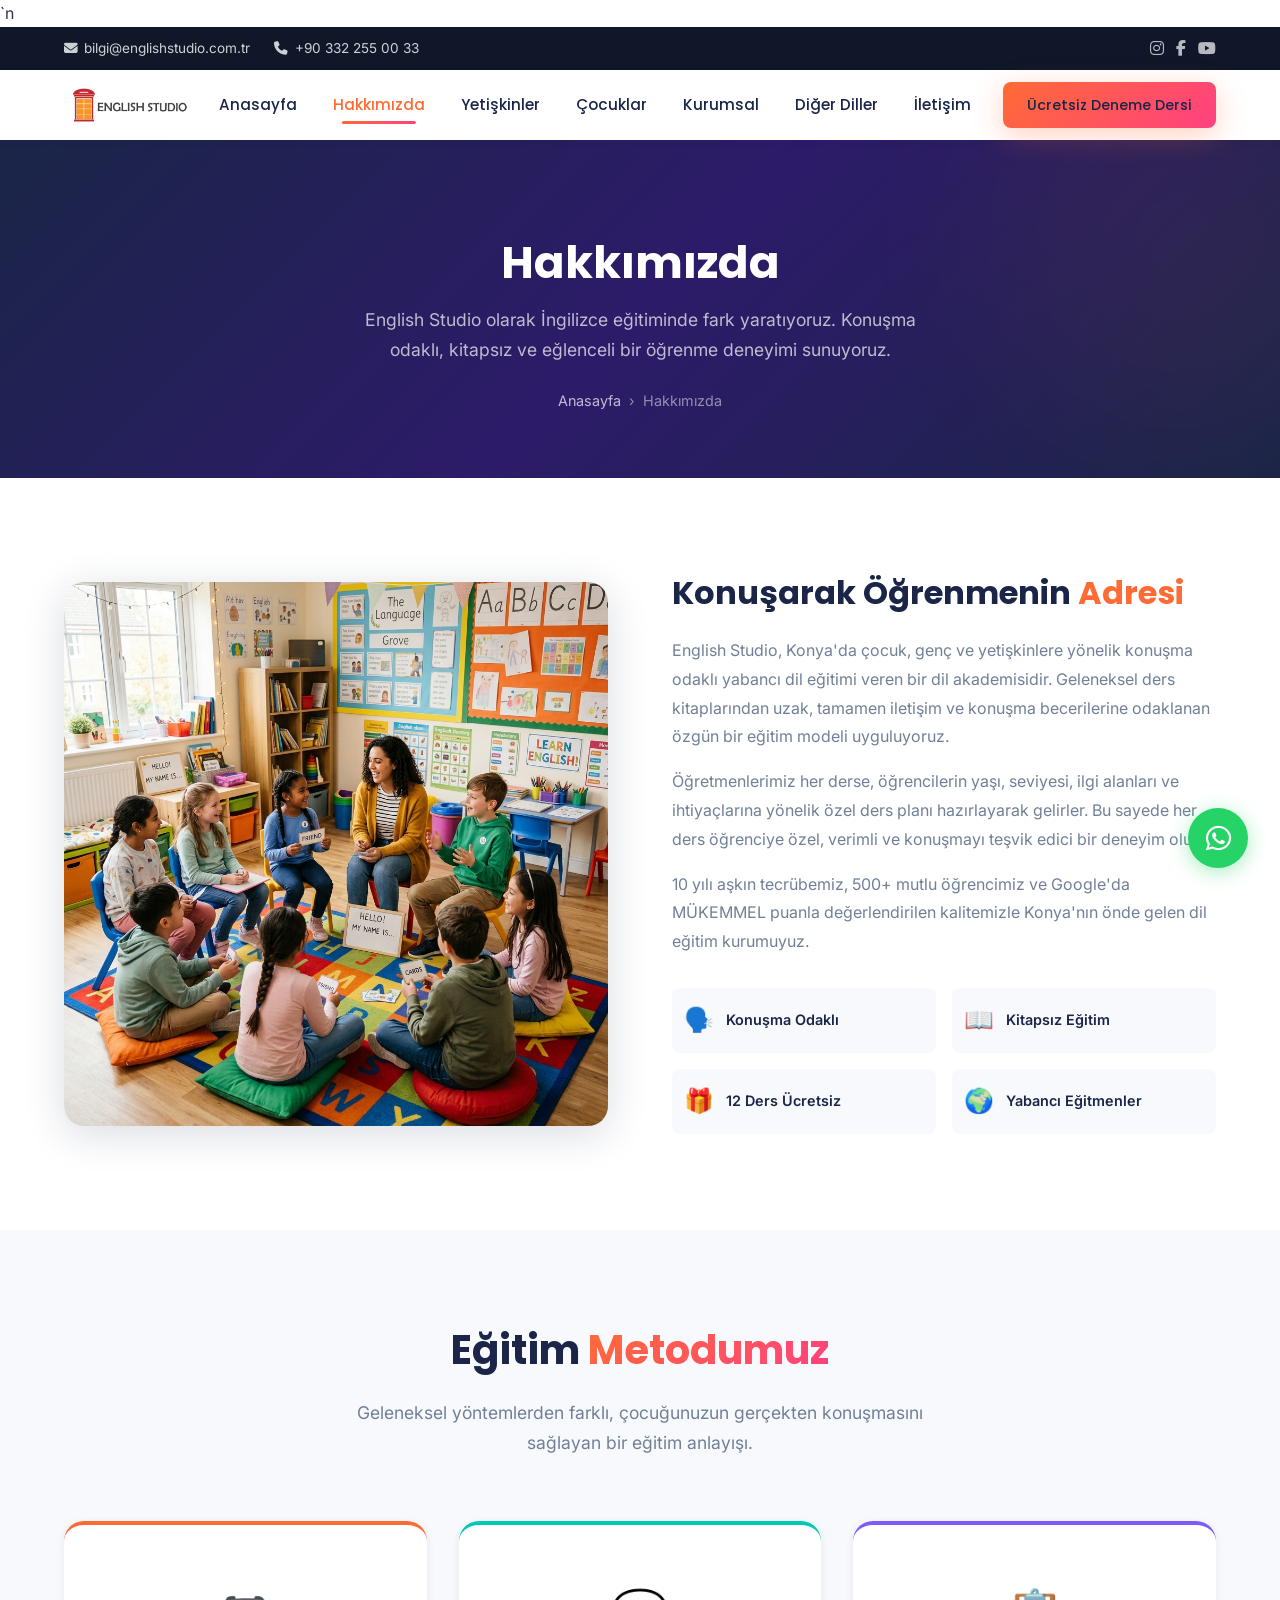
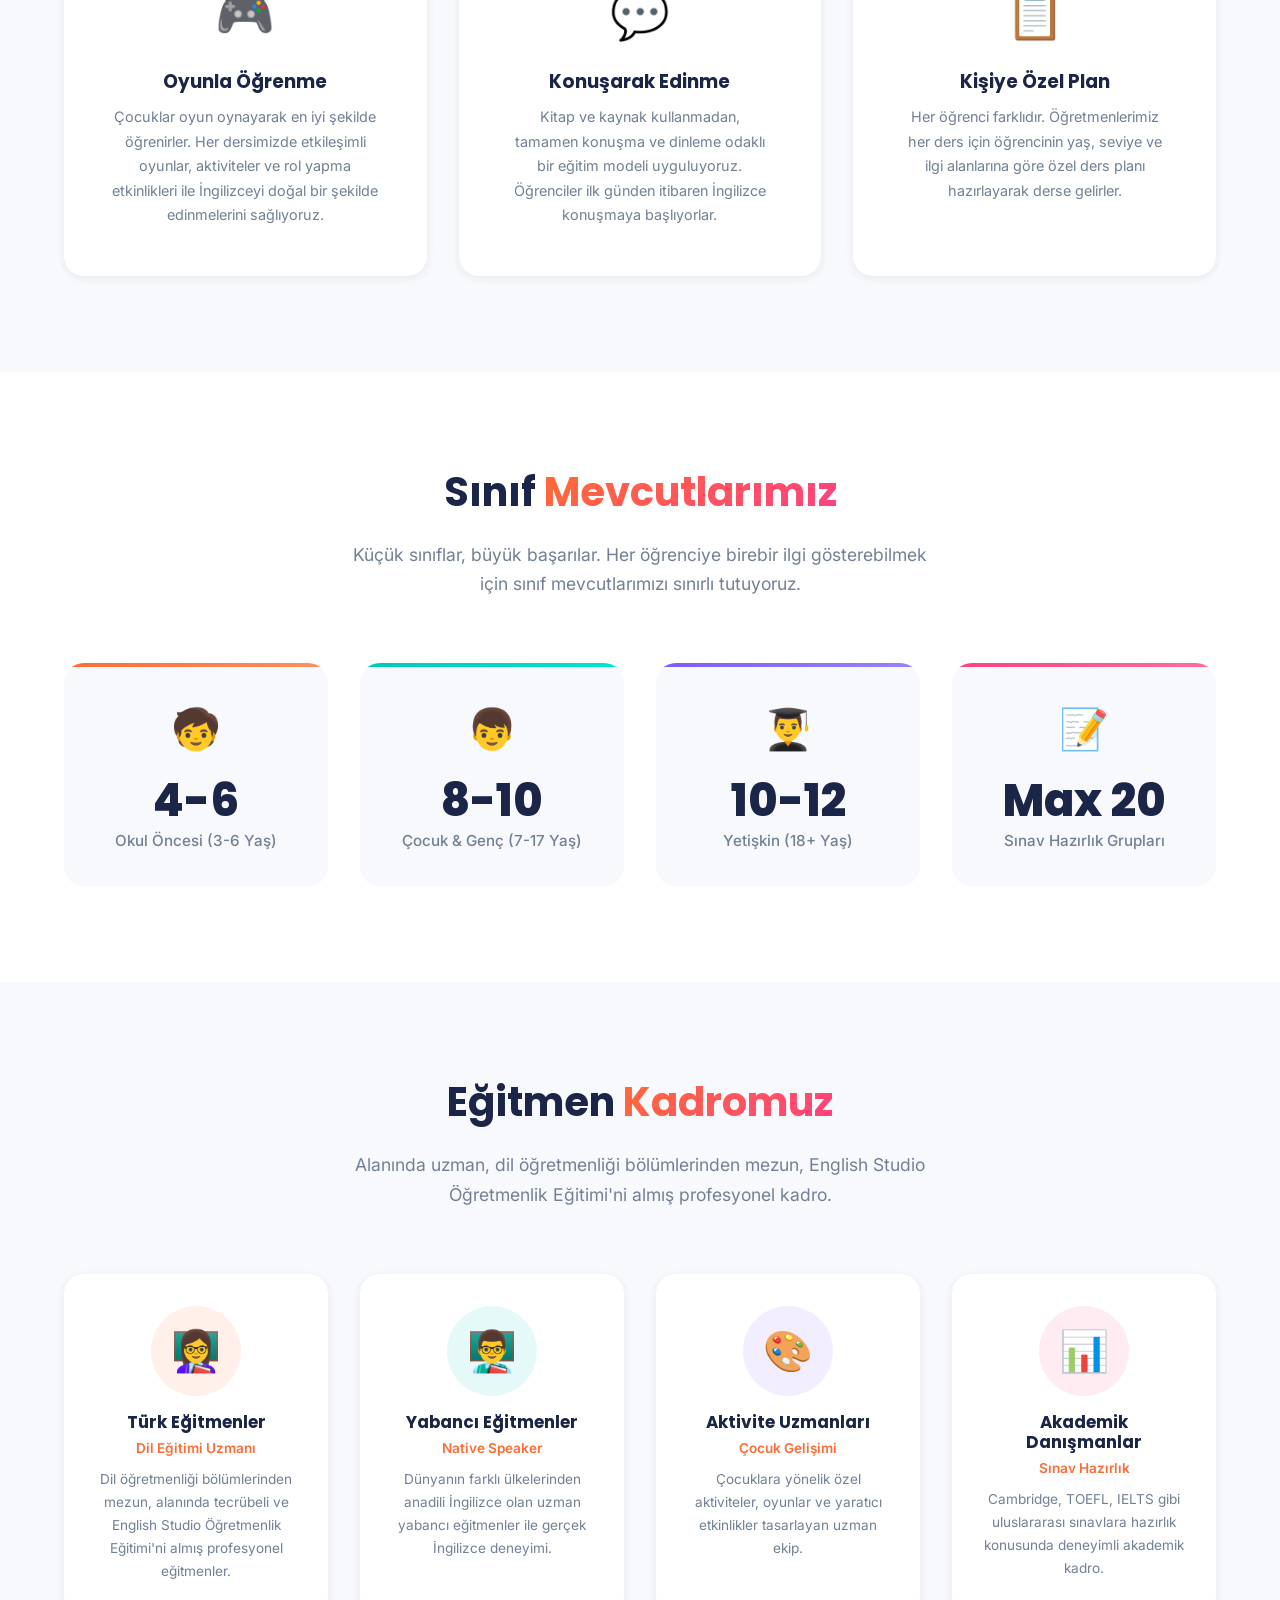
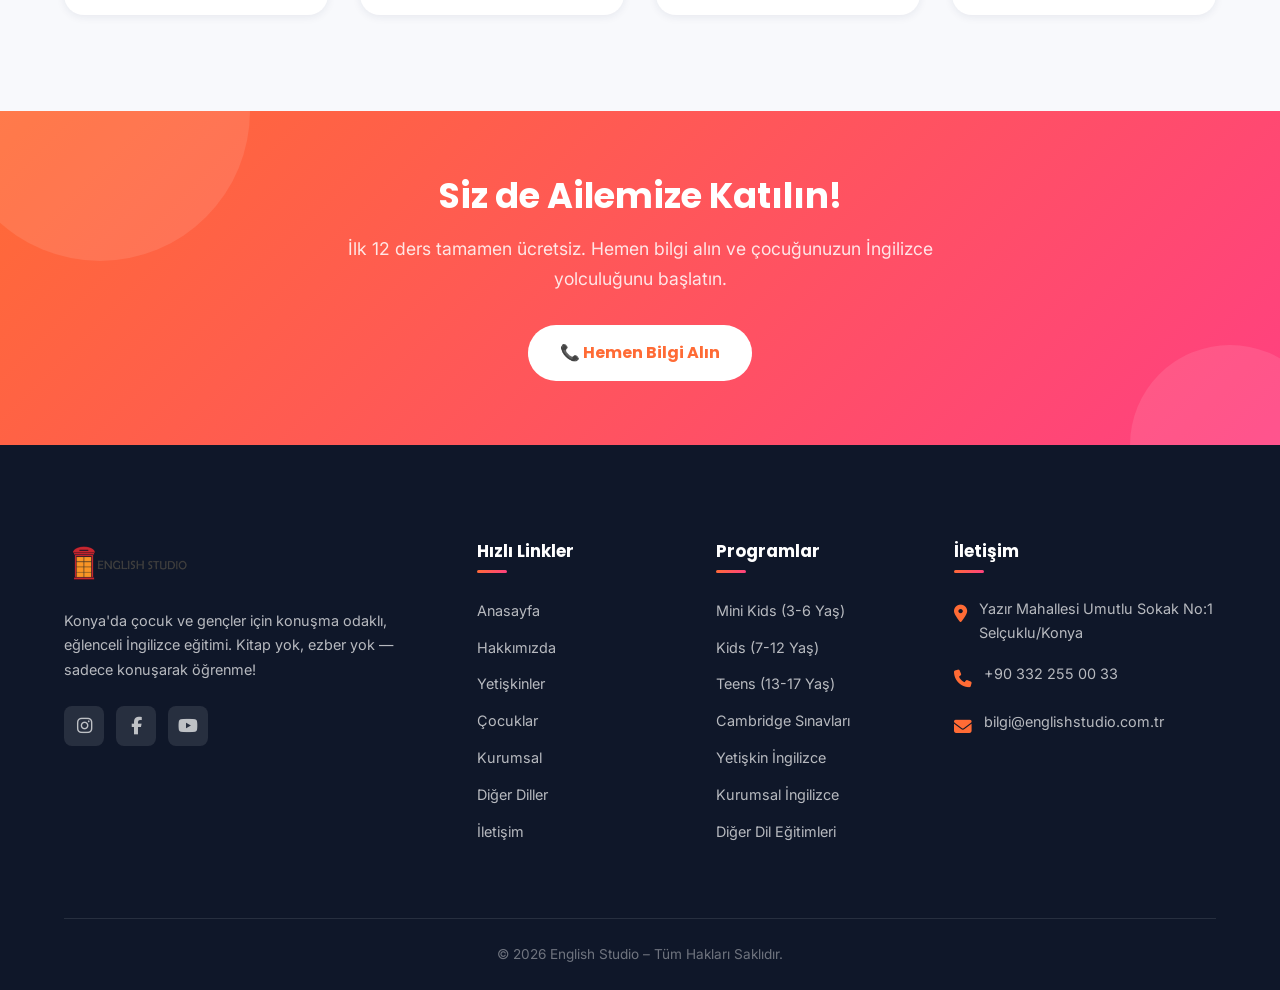
<file: hakkimizda.html>
﻿<!DOCTYPE html>
<html lang="tr">
<head>
  <meta charset="UTF-8">
  <meta name="viewport" content="width=device-width, initial-scale=1.0">
  <title>Hakkımızda – English Studio Konya</title>
  <meta name="description" content="English Studio Konya hakkında bilgi alın. Konuşma odaklı eğitim metodumuz, uzman eğitmen kadromuz ve eğitim felsefemiz.">
  <link rel="icon" type="image/png" href="images/minilogo.png">`n  <link rel="stylesheet" href="style.css">
  <link rel="stylesheet" href="https://cdnjs.cloudflare.com/ajax/libs/font-awesome/6.5.1/css/all.min.css">
</head>
<body>

  <!-- Top Bar -->
  <div class="top-bar">
    <div class="container">
      <div class="top-bar-left">
        <a href="mailto:bilgi@englishstudio.com.tr"><i class="fas fa-envelope"></i> bilgi@englishstudio.com.tr</a>
        <a href="tel:+903322550033"><i class="fas fa-phone"></i> +90 332 255 00 33</a>
      </div>
      <div class="top-bar-social">
        <a href="https://www.instagram.com/englishstudio_konya/" target="_blank" aria-label="Instagram"><i class="fab fa-instagram"></i></a>
        <a href="https://www.facebook.com/englishstudiokonya" target="_blank" aria-label="Facebook"><i class="fab fa-facebook-f"></i></a>
        <a href="https://www.youtube.com/channel/UCMOJw0K4Q54VgSLETgDLJhQ" target="_blank" aria-label="YouTube"><i class="fab fa-youtube"></i></a>
      </div>
    </div>
  </div>

  <!-- Header -->
  <header class="header" id="header">
    <div class="container">
      <nav class="nav">
        <a href="index.html" class="logo">
          <img src="images/logo.png" alt="English Studio Logo" class="logo-icon">
          <div class="logo-text">
            <span class="brand">English Studio</span>
            <span class="tagline">Language Academy</span>
          </div>
        </a>

        <div class="nav-links" id="navLinks">
          <a href="index.html">Anasayfa</a>
          <a href="hakkimizda.html" class="active">Hakkımızda</a>
          <a href="yetiskinler.html">Yetişkinler</a>
          <a href="cocuklar.html">Çocuklar</a>
          <a href="kurumsal.html">Kurumsal</a><a href="diger-diller.html">Diğer Diller</a><a href="iletisim.html">İletişim</a>
          <div class="nav-cta">
            <a href="iletisim.html" class="btn btn-primary btn-small">Ücretsiz Deneme Dersi</a>
          </div>
        </div>

        <div class="hamburger" id="hamburger">
          <span></span>
          <span></span>
          <span></span>
        </div>
      </nav>
    </div>
  </header>

  <div class="mobile-menu-overlay" id="mobileOverlay"></div>

  <!-- Page Header -->
  <section class="page-header">
    <div class="container">
      <h1>Hakkımızda</h1>
      <p>English Studio olarak İngilizce eğitiminde fark yaratıyoruz. Konuşma odaklı, kitapsız ve eğlenceli bir öğrenme deneyimi sunuyoruz.</p>
      <div class="breadcrumb">
        <a href="index.html">Anasayfa</a>
        <span>›</span>
        <span>Hakkımızda</span>
      </div>
    </div>
  </section>

  <!-- About Content -->
  <section class="section">
    <div class="container">
      <div class="about-content">
        <div class="about-image reveal-left">
          <img src="images/about.png" alt="English Studio sınıf ortamı">
        </div>
        <div class="about-text reveal-right">
          <h2>Konuşarak Öğrenmenin <span style="color: var(--color-orange);">Adresi</span></h2>
          <p>
            English Studio, Konya'da çocuk, genç ve yetişkinlere yönelik konuşma odaklı yabancı dil eğitimi veren bir dil akademisidir. 
            Geleneksel ders kitaplarından uzak, tamamen iletişim ve konuşma becerilerine odaklanan özgün bir eğitim modeli uyguluyoruz.
          </p>
          <p>
            Öğretmenlerimiz her derse, öğrencilerin yaşı, seviyesi, ilgi alanları ve ihtiyaçlarına yönelik özel ders planı hazırlayarak gelirler. 
            Bu sayede her ders öğrenciye özel, verimli ve konuşmayı teşvik edici bir deneyim olur.
          </p>
          <p>
            10 yılı aşkın tecrübemiz, 500+ mutlu öğrencimiz ve Google'da MÜKEMMEL puanla değerlendirilen kalitemizle Konya'nın önde gelen dil eğitim kurumuyuz.
          </p>

          <div class="about-features">
            <div class="about-feature">
              <span class="emoji">🗣️</span>
              <span>Konuşma Odaklı</span>
            </div>
            <div class="about-feature">
              <span class="emoji">📖</span>
              <span>Kitapsız Eğitim</span>
            </div>
            <div class="about-feature">
              <span class="emoji">🎁</span>
              <span>12 Ders Ücretsiz</span>
            </div>
            <div class="about-feature">
              <span class="emoji">🌍</span>
              <span>Yabancı Eğitmenler</span>
            </div>
          </div>
        </div>
      </div>
    </div>
  </section>

  <!-- Our Method -->
  <section class="section" style="background: var(--color-off-white);">
    <div class="container">
      <h2 class="section-title reveal">Eğitim <span>Metodumuz</span></h2>
      <p class="section-subtitle reveal">Geleneksel yöntemlerden farklı, çocuğunuzun gerçekten konuşmasını sağlayan bir eğitim anlayışı.</p>

      <div class="method-cards">
        <div class="method-card reveal">
          <div class="method-icon">🎮</div>
          <h3>Oyunla Öğrenme</h3>
          <p>Çocuklar oyun oynayarak en iyi şekilde öğrenirler. Her dersimizde etkileşimli oyunlar, aktiviteler ve rol yapma etkinlikleri ile İngilizceyi doğal bir şekilde edinmelerini sağlıyoruz.</p>
        </div>

        <div class="method-card reveal">
          <div class="method-icon">💬</div>
          <h3>Konuşarak Edinme</h3>
          <p>Kitap ve kaynak kullanmadan, tamamen konuşma ve dinleme odaklı bir eğitim modeli uyguluyoruz. Öğrenciler ilk günden itibaren İngilizce konuşmaya başlıyorlar.</p>
        </div>

        <div class="method-card reveal">
          <div class="method-icon">📋</div>
          <h3>Kişiye Özel Plan</h3>
          <p>Her öğrenci farklıdır. Öğretmenlerimiz her ders için öğrencinin yaş, seviye ve ilgi alanlarına göre özel ders planı hazırlayarak derse gelirler.</p>
        </div>
      </div>
    </div>
  </section>

  <!-- Class Sizes -->
  <section class="section">
    <div class="container">
      <h2 class="section-title reveal">Sınıf <span>Mevcutlarımız</span></h2>
      <p class="section-subtitle reveal">Küçük sınıflar, büyük başarılar. Her öğrenciye birebir ilgi gösterebilmek için sınıf mevcutlarımızı sınırlı tutuyoruz.</p>

      <div class="stats-grid">
        <div class="stat-card reveal">
          <div class="stat-icon">🧒</div>
          <div class="stat-number">4-6</div>
          <div class="stat-label">Okul Öncesi (3-6 Yaş)</div>
        </div>
        <div class="stat-card reveal">
          <div class="stat-icon">👦</div>
          <div class="stat-number">8-10</div>
          <div class="stat-label">Çocuk & Genç (7-17 Yaş)</div>
        </div>
        <div class="stat-card reveal">
          <div class="stat-icon">👨‍🎓</div>
          <div class="stat-number">10-12</div>
          <div class="stat-label">Yetişkin (18+ Yaş)</div>
        </div>
        <div class="stat-card reveal">
          <div class="stat-icon">📝</div>
          <div class="stat-number">Max 20</div>
          <div class="stat-label">Sınav Hazırlık Grupları</div>
        </div>
      </div>
    </div>
  </section>

  <!-- Team -->
  <section class="section" style="background: var(--color-off-white);">
    <div class="container">
      <h2 class="section-title reveal">Eğitmen <span>Kadromuz</span></h2>
      <p class="section-subtitle reveal">Alanında uzman, dil öğretmenliği bölümlerinden mezun, English Studio Öğretmenlik Eğitimi'ni almış profesyonel kadro.</p>

      <div class="team-grid">
        <div class="team-card reveal">
          <div class="avatar">👩‍🏫</div>
          <h4>Türk Eğitmenler</h4>
          <div class="role">Dil Eğitimi Uzmanı</div>
          <p class="bio">Dil öğretmenliği bölümlerinden mezun, alanında tecrübeli ve English Studio Öğretmenlik Eğitimi'ni almış profesyonel eğitmenler.</p>
        </div>

        <div class="team-card reveal">
          <div class="avatar">👨‍🏫</div>
          <h4>Yabancı Eğitmenler</h4>
          <div class="role">Native Speaker</div>
          <p class="bio">Dünyanın farklı ülkelerinden anadili İngilizce olan uzman yabancı eğitmenler ile gerçek İngilizce deneyimi.</p>
        </div>

        <div class="team-card reveal">
          <div class="avatar">🎨</div>
          <h4>Aktivite Uzmanları</h4>
          <div class="role">Çocuk Gelişimi</div>
          <p class="bio">Çocuklara yönelik özel aktiviteler, oyunlar ve yaratıcı etkinlikler tasarlayan uzman ekip.</p>
        </div>

        <div class="team-card reveal">
          <div class="avatar">📊</div>
          <h4>Akademik Danışmanlar</h4>
          <div class="role">Sınav Hazırlık</div>
          <p class="bio">Cambridge, TOEFL, IELTS gibi uluslararası sınavlara hazırlık konusunda deneyimli akademik kadro.</p>
        </div>
      </div>
    </div>
  </section>

  <!-- CTA Band -->
  <section class="cta-band">
    <div class="container">
      <h2>Siz de Ailemize <strong>Katılın!</strong></h2>
      <p>İlk 12 ders tamamen ücretsiz. Hemen bilgi alın ve çocuğunuzun İngilizce yolculuğunu başlatın.</p>
      <a href="iletisim.html" class="btn">📞 Hemen Bilgi Alın</a>
    </div>
  </section>

  <!-- Footer -->
  <footer class="footer">
    <div class="container">
      <div class="footer-grid">
        <div class="footer-about">
          <a href="index.html" class="logo">
            <img src="images/logo.png" alt="English Studio Logo" class="logo-icon">
            <div class="logo-text">
              <span class="brand">English Studio</span>
              <span class="tagline">Language Academy</span>
            </div>
          </a>
          <p>Konya'da çocuk ve gençler için konuşma odaklı, eğlenceli İngilizce eğitimi. Kitap yok, ezber yok — sadece konuşarak öğrenme!</p>
          <div class="footer-social">
            <a href="https://www.instagram.com/englishstudio_konya/" target="_blank" aria-label="Instagram"><i class="fab fa-instagram"></i></a>
            <a href="https://www.facebook.com/englishstudiokonya" target="_blank" aria-label="Facebook"><i class="fab fa-facebook-f"></i></a>
            <a href="https://www.youtube.com/channel/UCMOJw0K4Q54VgSLETgDLJhQ" target="_blank" aria-label="YouTube"><i class="fab fa-youtube"></i></a>
          </div>
        </div>

        <div>
          <h4>Hızlı Linkler</h4>
          <ul class="footer-links">
            <li><a href="index.html">Anasayfa</a></li>
            <li><a href="hakkimizda.html">Hakkımızda</a></li>
            <li><a href="yetiskinler.html">Yetişkinler</a></li>
            <li><a href="cocuklar.html">Çocuklar</a></li>
            <li><a href="kurumsal.html">Kurumsal</a></li><li><a href="diger-diller.html">Diğer Diller</a></li><li><a href="iletisim.html">İletişim</a></li>
          </ul>
        </div>

        <div>
          <h4>Programlar</h4>
          <ul class="footer-links">
            <li><a href="cocuklar.html">Mini Kids (3-6 Yaş)</a></li>
            <li><a href="cocuklar.html">Kids (7-12 Yaş)</a></li>
            <li><a href="cocuklar.html">Teens (13-17 Yaş)</a></li>
            <li><a href="cocuklar.html">Cambridge Sınavları</a></li>
            <li><a href="yetiskinler.html">Yetişkin İngilizce</a></li>
            <li><a href="kurumsal.html">Kurumsal İngilizce</a></li><li><a href="diger-diller.html">Diğer Dil Eğitimleri</a></li>
          </ul>
        </div>

        <div>
          <h4>İletişim</h4>
          <div class="footer-contact-item">
            <span class="icon"><i class="fas fa-map-marker-alt"></i></span>
            <span>Yazır Mahallesi Umutlu Sokak No:1 Selçuklu/Konya</span>
          </div>
          <div class="footer-contact-item">
            <span class="icon"><i class="fas fa-phone"></i></span>
            <a href="tel:+903322550033">+90 332 255 00 33</a>
          </div>
          <div class="footer-contact-item">
            <span class="icon"><i class="fas fa-envelope"></i></span>
            <a href="mailto:bilgi@englishstudio.com.tr">bilgi@englishstudio.com.tr</a>
          </div>
        </div>
      </div>

      <div class="footer-bottom">
        <p>© 2026 English Studio – Tüm Hakları Saklıdır.</p>
      </div>
    </div>
  </footer>

  <!-- WhatsApp Float -->
  <a href="https://wa.me/903322550033?text=Merhaba,%20İngilizce%20kursları%20hakkında%20bilgi%20almak%20istiyorum." class="whatsapp-float" target="_blank" aria-label="WhatsApp ile iletişim">
    <i class="fab fa-whatsapp"></i>
  </a>

  <script src="script.js"></script>
</body>
</html>
</file>
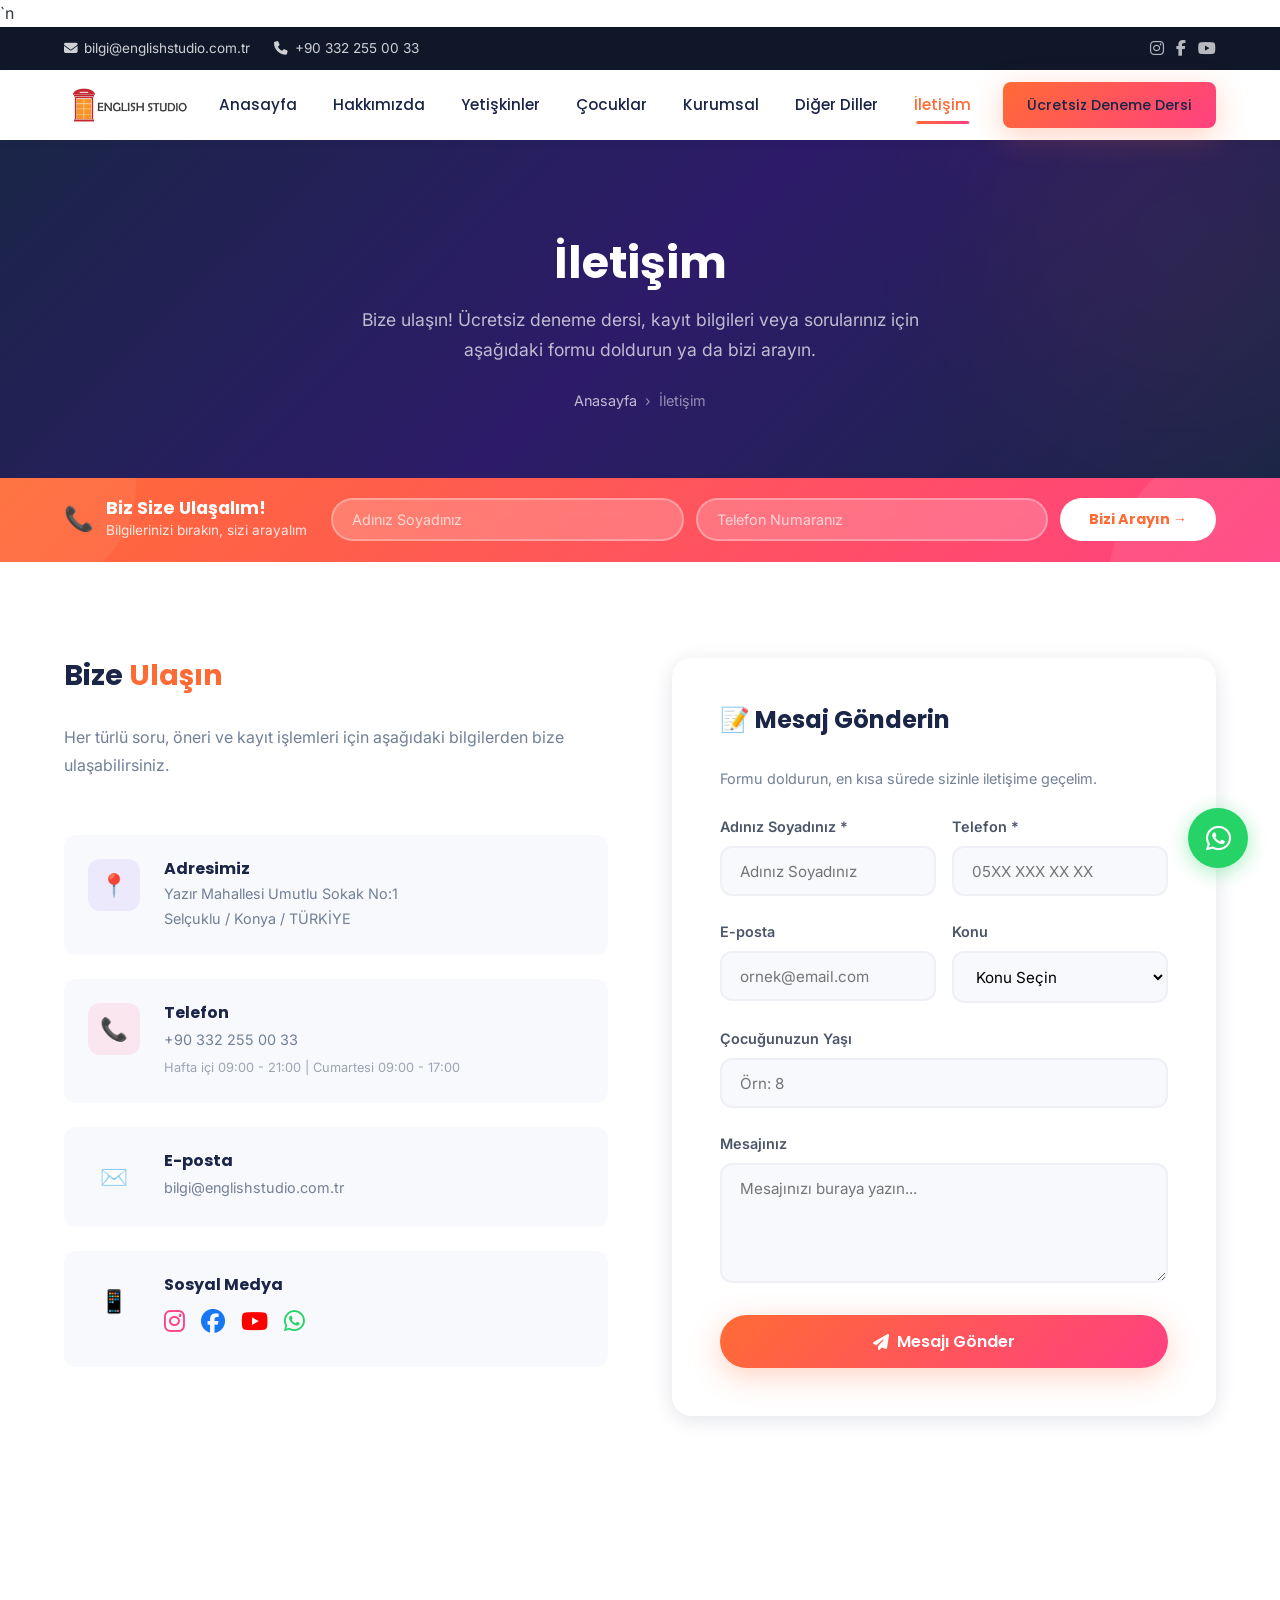
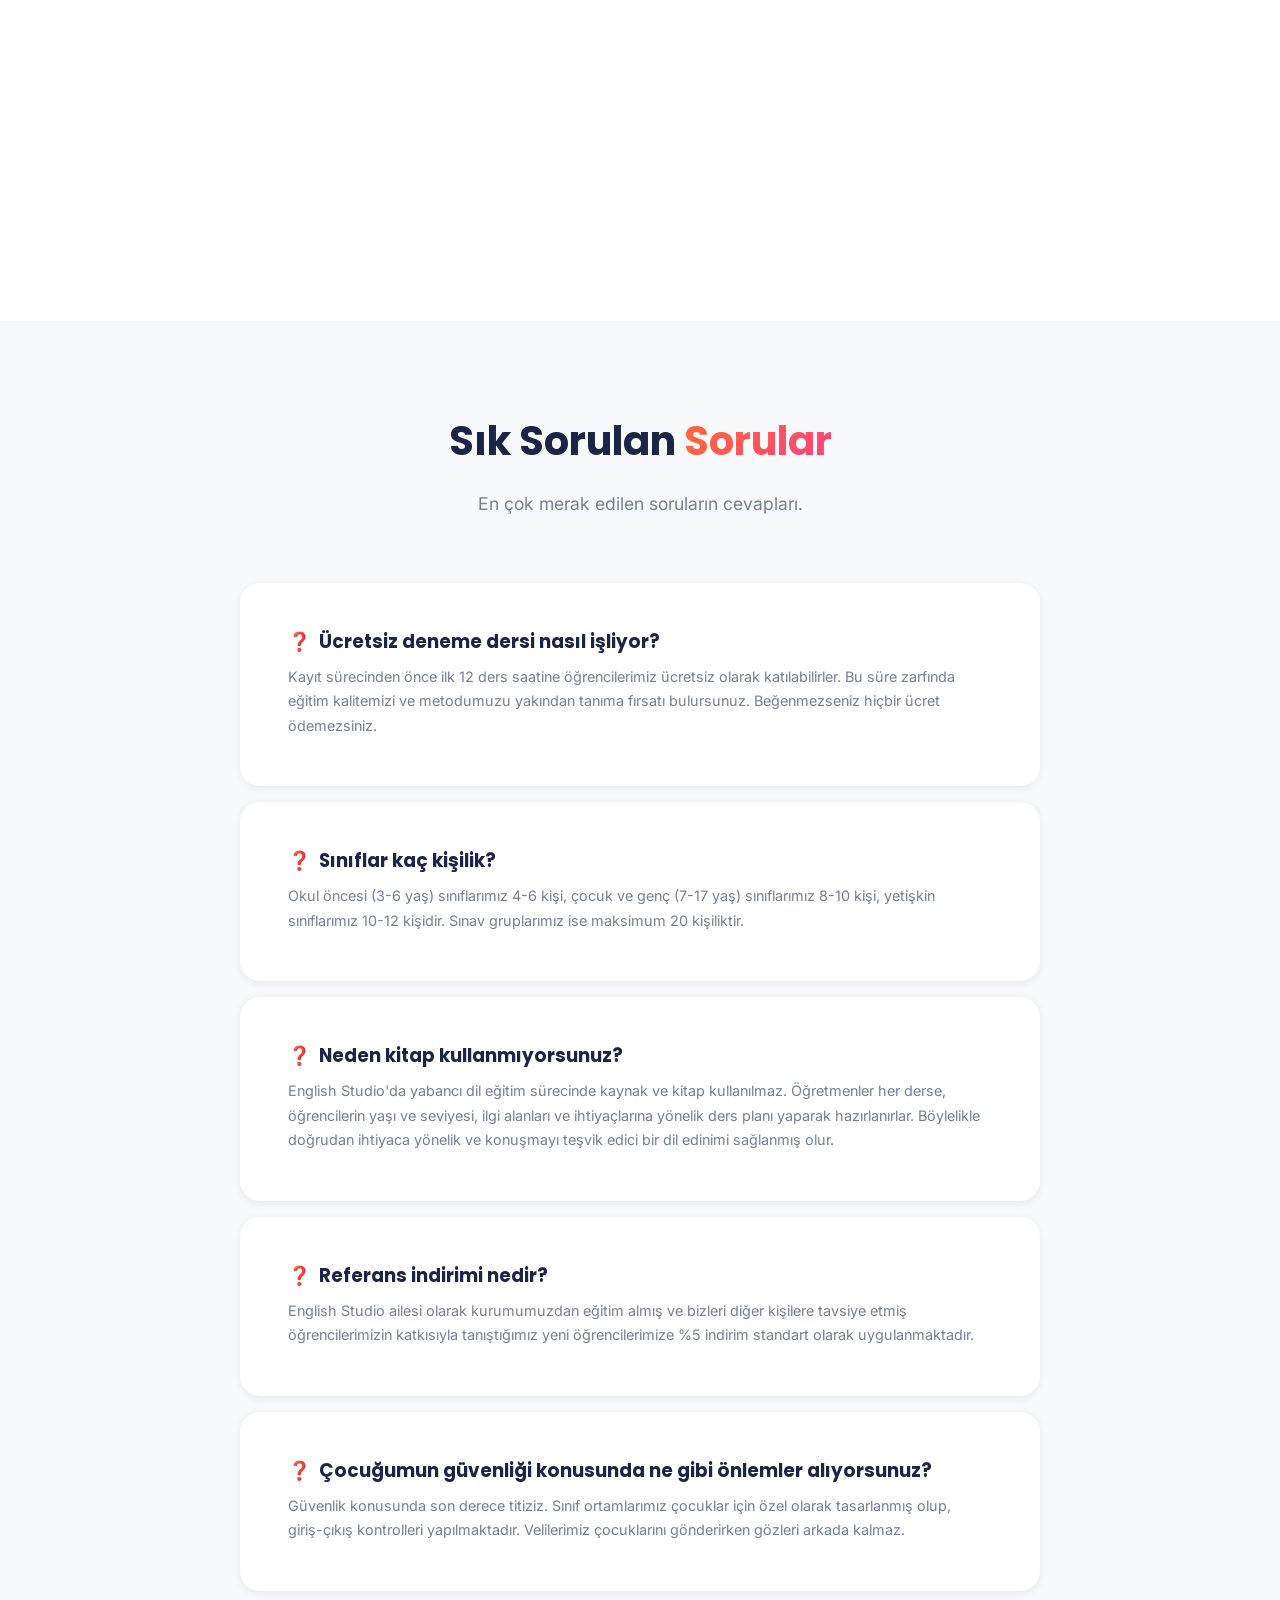
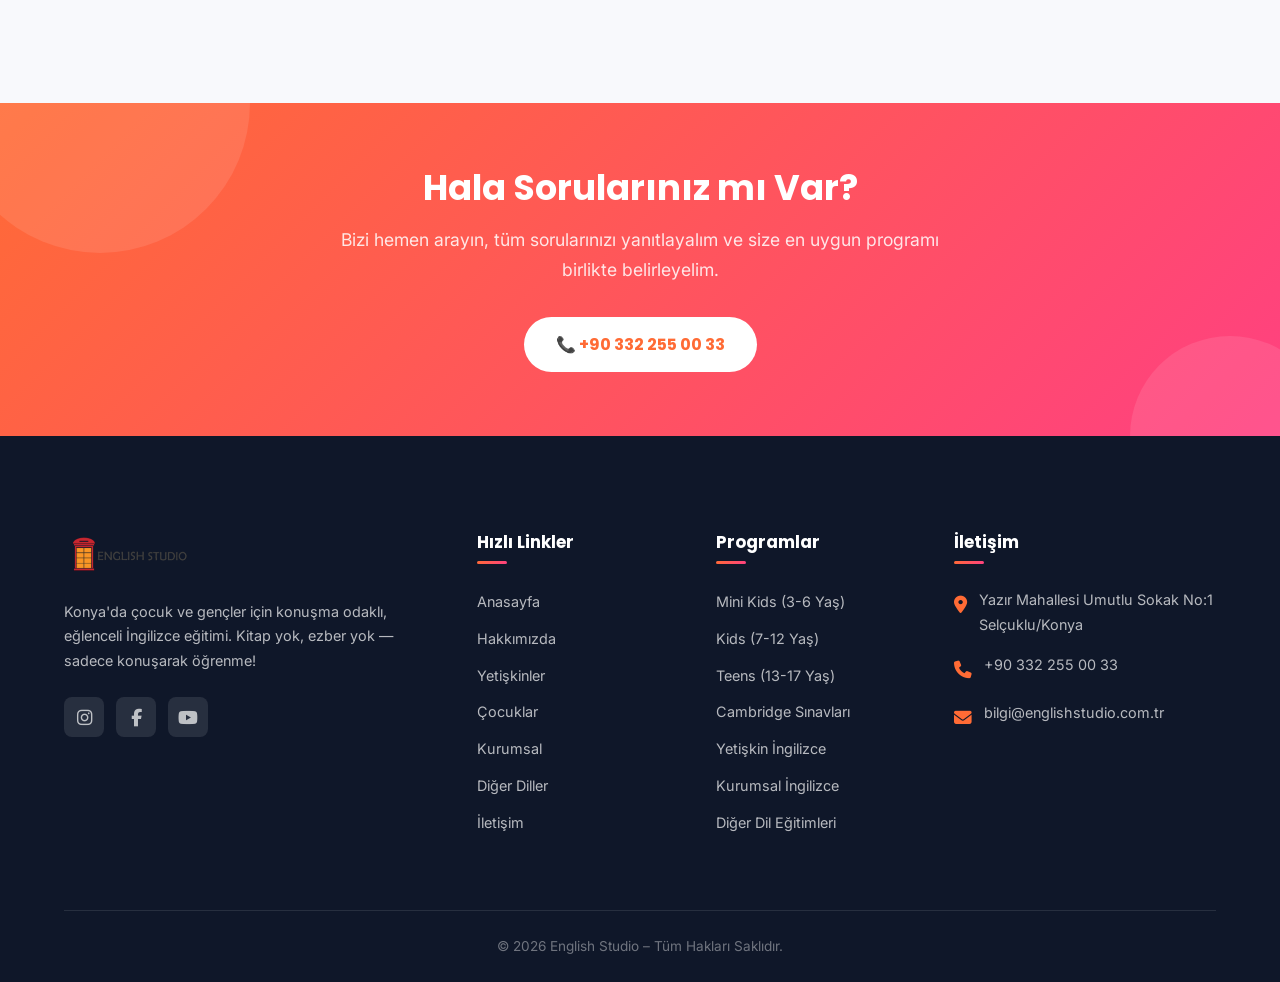
<file: iletisim.html>
﻿<!DOCTYPE html>
<html lang="tr">
<head>
  <meta charset="UTF-8">
  <meta name="viewport" content="width=device-width, initial-scale=1.0">
  <title>İletişim – English Studio Konya</title>
  <meta name="description" content="English Studio Konya ile iletişime geçin. Adres: Yazır Mah. Umutlu Sok. No:1 Selçuklu/Konya. Telefon: +90 332 255 00 33. Ücretsiz deneme dersi için hemen arayın!">
  <link rel="icon" type="image/png" href="images/minilogo.png">`n  <link rel="stylesheet" href="style.css">
  <link rel="stylesheet" href="https://cdnjs.cloudflare.com/ajax/libs/font-awesome/6.5.1/css/all.min.css">
</head>
<body>

  <!-- Top Bar -->
  <div class="top-bar">
    <div class="container">
      <div class="top-bar-left">
        <a href="mailto:bilgi@englishstudio.com.tr"><i class="fas fa-envelope"></i> bilgi@englishstudio.com.tr</a>
        <a href="tel:+903322550033"><i class="fas fa-phone"></i> +90 332 255 00 33</a>
      </div>
      <div class="top-bar-social">
        <a href="https://www.instagram.com/englishstudio_konya/" target="_blank" aria-label="Instagram"><i class="fab fa-instagram"></i></a>
        <a href="https://www.facebook.com/englishstudiokonya" target="_blank" aria-label="Facebook"><i class="fab fa-facebook-f"></i></a>
        <a href="https://www.youtube.com/channel/UCMOJw0K4Q54VgSLETgDLJhQ" target="_blank" aria-label="YouTube"><i class="fab fa-youtube"></i></a>
      </div>
    </div>
  </div>

  <!-- Header -->
  <header class="header" id="header">
    <div class="container">
      <nav class="nav">
        <a href="index.html" class="logo">
          <img src="images/logo.png" alt="English Studio Logo" class="logo-icon">
          <div class="logo-text">
            <span class="brand">English Studio</span>
            <span class="tagline">Language Academy</span>
          </div>
        </a>

        <div class="nav-links" id="navLinks">
          <a href="index.html">Anasayfa</a>
          <a href="hakkimizda.html">Hakkımızda</a>
          <a href="yetiskinler.html">Yetişkinler</a>
          <a href="cocuklar.html">Çocuklar</a>
          <a href="kurumsal.html">Kurumsal</a><a href="diger-diller.html">Diğer Diller</a><a href="iletisim.html" class="active">İletişim</a>
          <div class="nav-cta">
            <a href="iletisim.html" class="btn btn-primary btn-small">Ücretsiz Deneme Dersi</a>
          </div>
        </div>

        <div class="hamburger" id="hamburger">
          <span></span>
          <span></span>
          <span></span>
        </div>
      </nav>
    </div>
  </header>

  <div class="mobile-menu-overlay" id="mobileOverlay"></div>

  <!-- Page Header -->
  <section class="page-header">
    <div class="container">
      <h1>İletişim</h1>
      <p>Bize ulaşın! Ücretsiz deneme dersi, kayıt bilgileri veya sorularınız için aşağıdaki formu doldurun ya da bizi arayın.</p>
      <div class="breadcrumb">
        <a href="index.html">Anasayfa</a>
        <span>›</span>
        <span>İletişim</span>
      </div>
    </div>
  </section>

  <!-- Quick Contact Bar -->
  <section class="quick-contact">
    <div class="container">
      <div class="quick-contact-text">
        <span class="icon">📞</span>
        <div>
          <h3>Biz Size Ulaşalım!</h3>
          <p>Bilgilerinizi bırakın, sizi arayalım</p>
        </div>
      </div>
      <form class="quick-contact-form" id="quickContactForm">
        <input type="text" name="name" placeholder="Adınız Soyadınız" required>
        <input type="tel" name="phone" placeholder="Telefon Numaranız" required>
        <button type="submit" class="btn-quick">Bizi Arayın →</button>
      </form>
    </div>
  </section>

  <!-- Contact Section -->
  <section class="contact-section section">
    <div class="container">
      <div class="contact-grid">
        <!-- Contact Info Cards -->
        <div class="contact-info-cards reveal-left">
          <h2 style="font-size: 1.8rem; margin-bottom: 0.5rem;">Bize <span style="color: var(--color-orange);">Ulaşın</span></h2>
          <p style="color: var(--color-text-light); margin-bottom: 2rem;">Her türlü soru, öneri ve kayıt işlemleri için aşağıdaki bilgilerden bize ulaşabilirsiniz.</p>

          <div class="contact-card">
            <div class="card-icon">📍</div>
            <div>
              <h4>Adresimiz</h4>
              <p>Yazır Mahallesi Umutlu Sokak No:1<br>Selçuklu / Konya / TÜRKİYE</p>
            </div>
          </div>

          <div class="contact-card">
            <div class="card-icon">📞</div>
            <div>
              <h4>Telefon</h4>
              <a href="tel:+903322550033">+90 332 255 00 33</a>
              <p style="font-size: 0.8rem; margin-top: 0.25rem; color: var(--color-gray);">Hafta içi 09:00 - 21:00 | Cumartesi 09:00 - 17:00</p>
            </div>
          </div>

          <div class="contact-card">
            <div class="card-icon">✉️</div>
            <div>
              <h4>E-posta</h4>
              <a href="mailto:bilgi@englishstudio.com.tr">bilgi@englishstudio.com.tr</a>
            </div>
          </div>

          <div class="contact-card">
            <div class="card-icon">📱</div>
            <div>
              <h4>Sosyal Medya</h4>
              <div style="display: flex; gap: 1rem; margin-top: 0.5rem;">
                <a href="https://www.instagram.com/englishstudio_konya/" target="_blank" style="color: var(--color-pink); font-size: 1.5rem;"><i class="fab fa-instagram"></i></a>
                <a href="https://www.facebook.com/englishstudiokonya" target="_blank" style="color: #1877F2; font-size: 1.5rem;"><i class="fab fa-facebook"></i></a>
                <a href="https://www.youtube.com/channel/UCMOJw0K4Q54VgSLETgDLJhQ" target="_blank" style="color: #FF0000; font-size: 1.5rem;"><i class="fab fa-youtube"></i></a>
                <a href="https://wa.me/903322550033" target="_blank" style="color: #25D366; font-size: 1.5rem;"><i class="fab fa-whatsapp"></i></a>
              </div>
            </div>
          </div>
        </div>

        <!-- Contact Form -->
        <div class="contact-form-wrapper reveal-right">
          <h3>📝 Mesaj Gönderin</h3>
          <p style="color: var(--color-text-light); margin-bottom: 1.5rem; font-size: 0.9rem;">Formu doldurun, en kısa sürede sizinle iletişime geçelim.</p>

          <form id="contactForm">
            <div class="form-row">
              <div class="form-group">
                <label for="contact-name">Adınız Soyadınız *</label>
                <input type="text" id="contact-name" name="name" placeholder="Adınız Soyadınız" required>
              </div>
              <div class="form-group">
                <label for="contact-phone">Telefon *</label>
                <input type="tel" id="contact-phone" name="phone" placeholder="05XX XXX XX XX" required>
              </div>
            </div>

            <div class="form-row">
              <div class="form-group">
                <label for="contact-email">E-posta</label>
                <input type="email" id="contact-email" name="email" placeholder="ornek@email.com">
              </div>
              <div class="form-group">
                <label for="contact-subject">Konu</label>
                <select id="contact-subject" name="subject">
                  <option value="">Konu Seçin</option>
                  <option value="deneme-dersi">Ücretsiz Deneme Dersi</option>
                  <option value="kayit">Kayıt Bilgisi</option>
                  <option value="fiyat">Fiyat Bilgisi</option>
                  <option value="mini-kids">Mini Kids (3-6 Yaş)</option>
                  <option value="kids">Kids (7-12 Yaş)</option>
                  <option value="teens">Teens (13-17 Yaş)</option>
                  <option value="cambridge">Cambridge Sınavları</option>
                  <option value="diger">Diğer</option>
                </select>
              </div>
            </div>

            <div class="form-group">
              <label for="contact-child-age">Çocuğunuzun Yaşı</label>
              <input type="text" id="contact-child-age" name="child-age" placeholder="Örn: 8">
            </div>

            <div class="form-group">
              <label for="contact-message">Mesajınız</label>
              <textarea id="contact-message" name="message" placeholder="Mesajınızı buraya yazın..." rows="4"></textarea>
            </div>

            <button type="submit" class="btn btn-primary" style="width: 100%;">
              <i class="fas fa-paper-plane"></i> Mesajı Gönder
            </button>
          </form>
        </div>
      </div>
    </div>
  </section>

  <!-- Google Map -->
  <section class="map-section">
    <iframe 
      src="https://www.google.com/maps/embed?pb=!1m18!1m12!1m3!1d3149.5!2d32.4536!3d37.8711!2m3!1f0!2f0!3f0!3m2!1i1024!2i768!4f13.1!3m3!1m2!1s0x14d0855e0e3e5c55%3A0x1234567890abcdef!2sYaz%C4%B1r%20Mahallesi%2C%20Umutlu%20Sk.%20No%3A1%2C%20Sel%C3%A7uklu%2FKonya!5e0!3m2!1str!2str!4v1234567890" 
      width="100%" 
      height="450" 
      style="border:0;" 
      allowfullscreen="" 
      loading="lazy" 
      referrerpolicy="no-referrer-when-downgrade"
      title="English Studio Konya Harita Konumu">
    </iframe>
  </section>

  <!-- FAQ Section -->
  <section class="section" style="background: var(--color-off-white);">
    <div class="container">
      <h2 class="section-title reveal">Sık Sorulan <span>Sorular</span></h2>
      <p class="section-subtitle reveal">En çok merak edilen soruların cevapları.</p>

      <div style="max-width: 800px; margin: 0 auto;">
        <div class="why-card reveal" style="text-align: left; margin-bottom: 1rem;">
          <h3 style="display: flex; align-items: center; gap: 0.5rem; margin-bottom: 0.75rem;">
            <span style="color: var(--color-orange);">❓</span> Ücretsiz deneme dersi nasıl işliyor?
          </h3>
          <p>Kayıt sürecinden önce ilk 12 ders saatine öğrencilerimiz ücretsiz olarak katılabilirler. Bu süre zarfında eğitim kalitemizi ve metodumuzu yakından tanıma fırsatı bulursunuz. Beğenmezseniz hiçbir ücret ödemezsiniz.</p>
        </div>

        <div class="why-card reveal" style="text-align: left; margin-bottom: 1rem;">
          <h3 style="display: flex; align-items: center; gap: 0.5rem; margin-bottom: 0.75rem;">
            <span style="color: var(--color-turquoise);">❓</span> Sınıflar kaç kişilik?
          </h3>
          <p>Okul öncesi (3-6 yaş) sınıflarımız 4-6 kişi, çocuk ve genç (7-17 yaş) sınıflarımız 8-10 kişi, yetişkin sınıflarımız 10-12 kişidir. Sınav gruplarımız ise maksimum 20 kişiliktir.</p>
        </div>

        <div class="why-card reveal" style="text-align: left; margin-bottom: 1rem;">
          <h3 style="display: flex; align-items: center; gap: 0.5rem; margin-bottom: 0.75rem;">
            <span style="color: var(--color-purple);">❓</span> Neden kitap kullanmıyorsunuz?
          </h3>
          <p>English Studio'da yabancı dil eğitim sürecinde kaynak ve kitap kullanılmaz. Öğretmenler her derse, öğrencilerin yaşı ve seviyesi, ilgi alanları ve ihtiyaçlarına yönelik ders planı yaparak hazırlanırlar. Böylelikle doğrudan ihtiyaca yönelik ve konuşmayı teşvik edici bir dil edinimi sağlanmış olur.</p>
        </div>

        <div class="why-card reveal" style="text-align: left; margin-bottom: 1rem;">
          <h3 style="display: flex; align-items: center; gap: 0.5rem; margin-bottom: 0.75rem;">
            <span style="color: var(--color-pink);">❓</span> Referans indirimi nedir?
          </h3>
          <p>English Studio ailesi olarak kurumumuzdan eğitim almış ve bizleri diğer kişilere tavsiye etmiş öğrencilerimizin katkısıyla tanıştığımız yeni öğrencilerimize %5 indirim standart olarak uygulanmaktadır.</p>
        </div>

        <div class="why-card reveal" style="text-align: left; margin-bottom: 1rem;">
          <h3 style="display: flex; align-items: center; gap: 0.5rem; margin-bottom: 0.75rem;">
            <span style="color: var(--color-orange);">❓</span> Çocuğumun güvenliği konusunda ne gibi önlemler alıyorsunuz?
          </h3>
          <p>Güvenlik konusunda son derece titiziz. Sınıf ortamlarımız çocuklar için özel olarak tasarlanmış olup, giriş-çıkış kontrolleri yapılmaktadır. Velilerimiz çocuklarını gönderirken gözleri arkada kalmaz.</p>
        </div>
      </div>
    </div>
  </section>

  <!-- CTA Band -->
  <section class="cta-band">
    <div class="container">
      <h2>Hala Sorularınız mı Var?</h2>
      <p>Bizi hemen arayın, tüm sorularınızı yanıtlayalım ve size en uygun programı birlikte belirleyelim.</p>
      <a href="tel:+903322550033" class="btn">📞 +90 332 255 00 33</a>
    </div>
  </section>

  <!-- Footer -->
  <footer class="footer">
    <div class="container">
      <div class="footer-grid">
        <div class="footer-about">
          <a href="index.html" class="logo">
            <img src="images/logo.png" alt="English Studio Logo" class="logo-icon">
            <div class="logo-text">
              <span class="brand">English Studio</span>
              <span class="tagline">Language Academy</span>
            </div>
          </a>
          <p>Konya'da çocuk ve gençler için konuşma odaklı, eğlenceli İngilizce eğitimi. Kitap yok, ezber yok — sadece konuşarak öğrenme!</p>
          <div class="footer-social">
            <a href="https://www.instagram.com/englishstudio_konya/" target="_blank" aria-label="Instagram"><i class="fab fa-instagram"></i></a>
            <a href="https://www.facebook.com/englishstudiokonya" target="_blank" aria-label="Facebook"><i class="fab fa-facebook-f"></i></a>
            <a href="https://www.youtube.com/channel/UCMOJw0K4Q54VgSLETgDLJhQ" target="_blank" aria-label="YouTube"><i class="fab fa-youtube"></i></a>
          </div>
        </div>

        <div>
          <h4>Hızlı Linkler</h4>
          <ul class="footer-links">
            <li><a href="index.html">Anasayfa</a></li>
            <li><a href="hakkimizda.html">Hakkımızda</a></li>
            <li><a href="yetiskinler.html">Yetişkinler</a></li>
            <li><a href="cocuklar.html">Çocuklar</a></li>
            <li><a href="kurumsal.html">Kurumsal</a></li><li><a href="diger-diller.html">Diğer Diller</a></li><li><a href="iletisim.html">İletişim</a></li>
          </ul>
        </div>

        <div>
          <h4>Programlar</h4>
          <ul class="footer-links">
            <li><a href="cocuklar.html">Mini Kids (3-6 Yaş)</a></li>
            <li><a href="cocuklar.html">Kids (7-12 Yaş)</a></li>
            <li><a href="cocuklar.html">Teens (13-17 Yaş)</a></li>
            <li><a href="cocuklar.html">Cambridge Sınavları</a></li>
            <li><a href="yetiskinler.html">Yetişkin İngilizce</a></li>
            <li><a href="kurumsal.html">Kurumsal İngilizce</a></li><li><a href="diger-diller.html">Diğer Dil Eğitimleri</a></li>
          </ul>
        </div>

        <div>
          <h4>İletişim</h4>
          <div class="footer-contact-item">
            <span class="icon"><i class="fas fa-map-marker-alt"></i></span>
            <span>Yazır Mahallesi Umutlu Sokak No:1 Selçuklu/Konya</span>
          </div>
          <div class="footer-contact-item">
            <span class="icon"><i class="fas fa-phone"></i></span>
            <a href="tel:+903322550033">+90 332 255 00 33</a>
          </div>
          <div class="footer-contact-item">
            <span class="icon"><i class="fas fa-envelope"></i></span>
            <a href="mailto:bilgi@englishstudio.com.tr">bilgi@englishstudio.com.tr</a>
          </div>
        </div>
      </div>

      <div class="footer-bottom">
        <p>© 2026 English Studio – Tüm Hakları Saklıdır.</p>
      </div>
    </div>
  </footer>

  <!-- WhatsApp Float -->
  <a href="https://wa.me/903322550033?text=Merhaba,%20İngilizce%20kursları%20hakkında%20bilgi%20almak%20istiyorum." class="whatsapp-float" target="_blank" aria-label="WhatsApp ile iletişim">
    <i class="fab fa-whatsapp"></i>
  </a>

  <script src="script.js"></script>
</body>
</html>
</file>
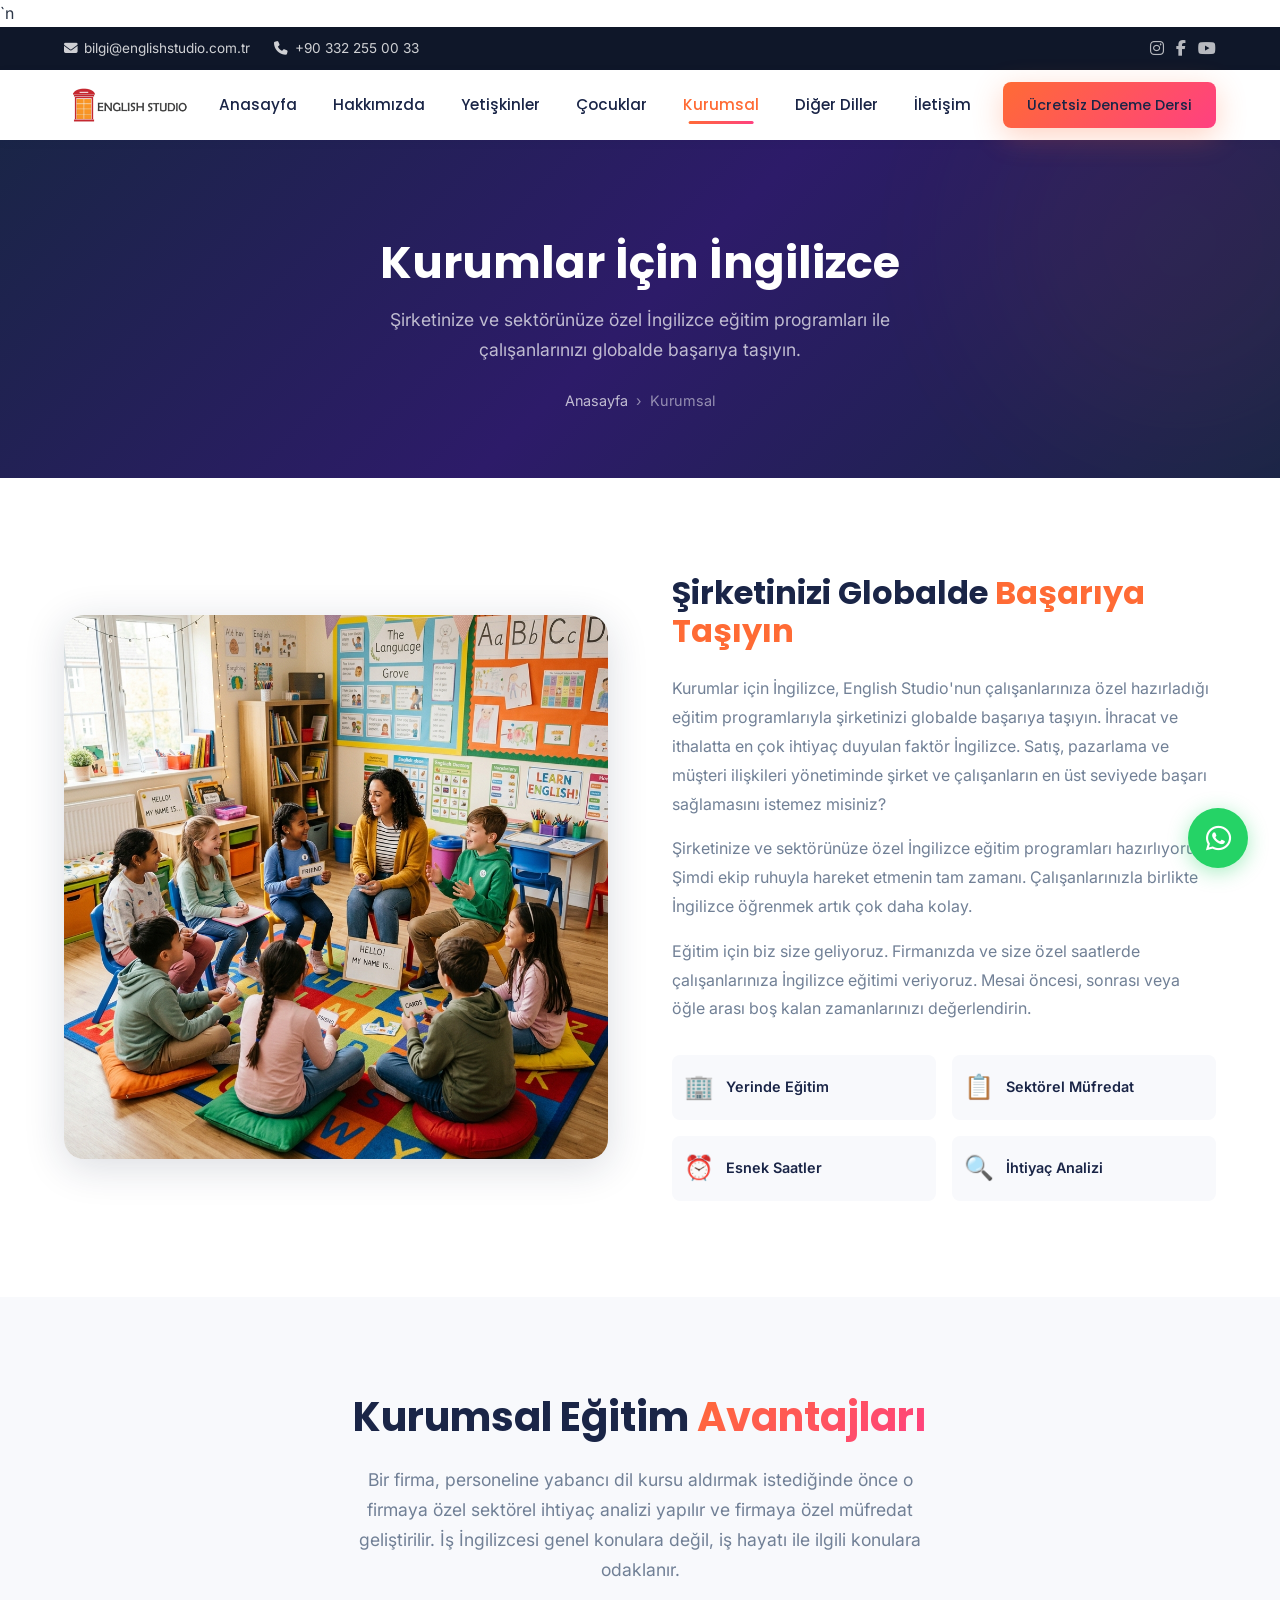
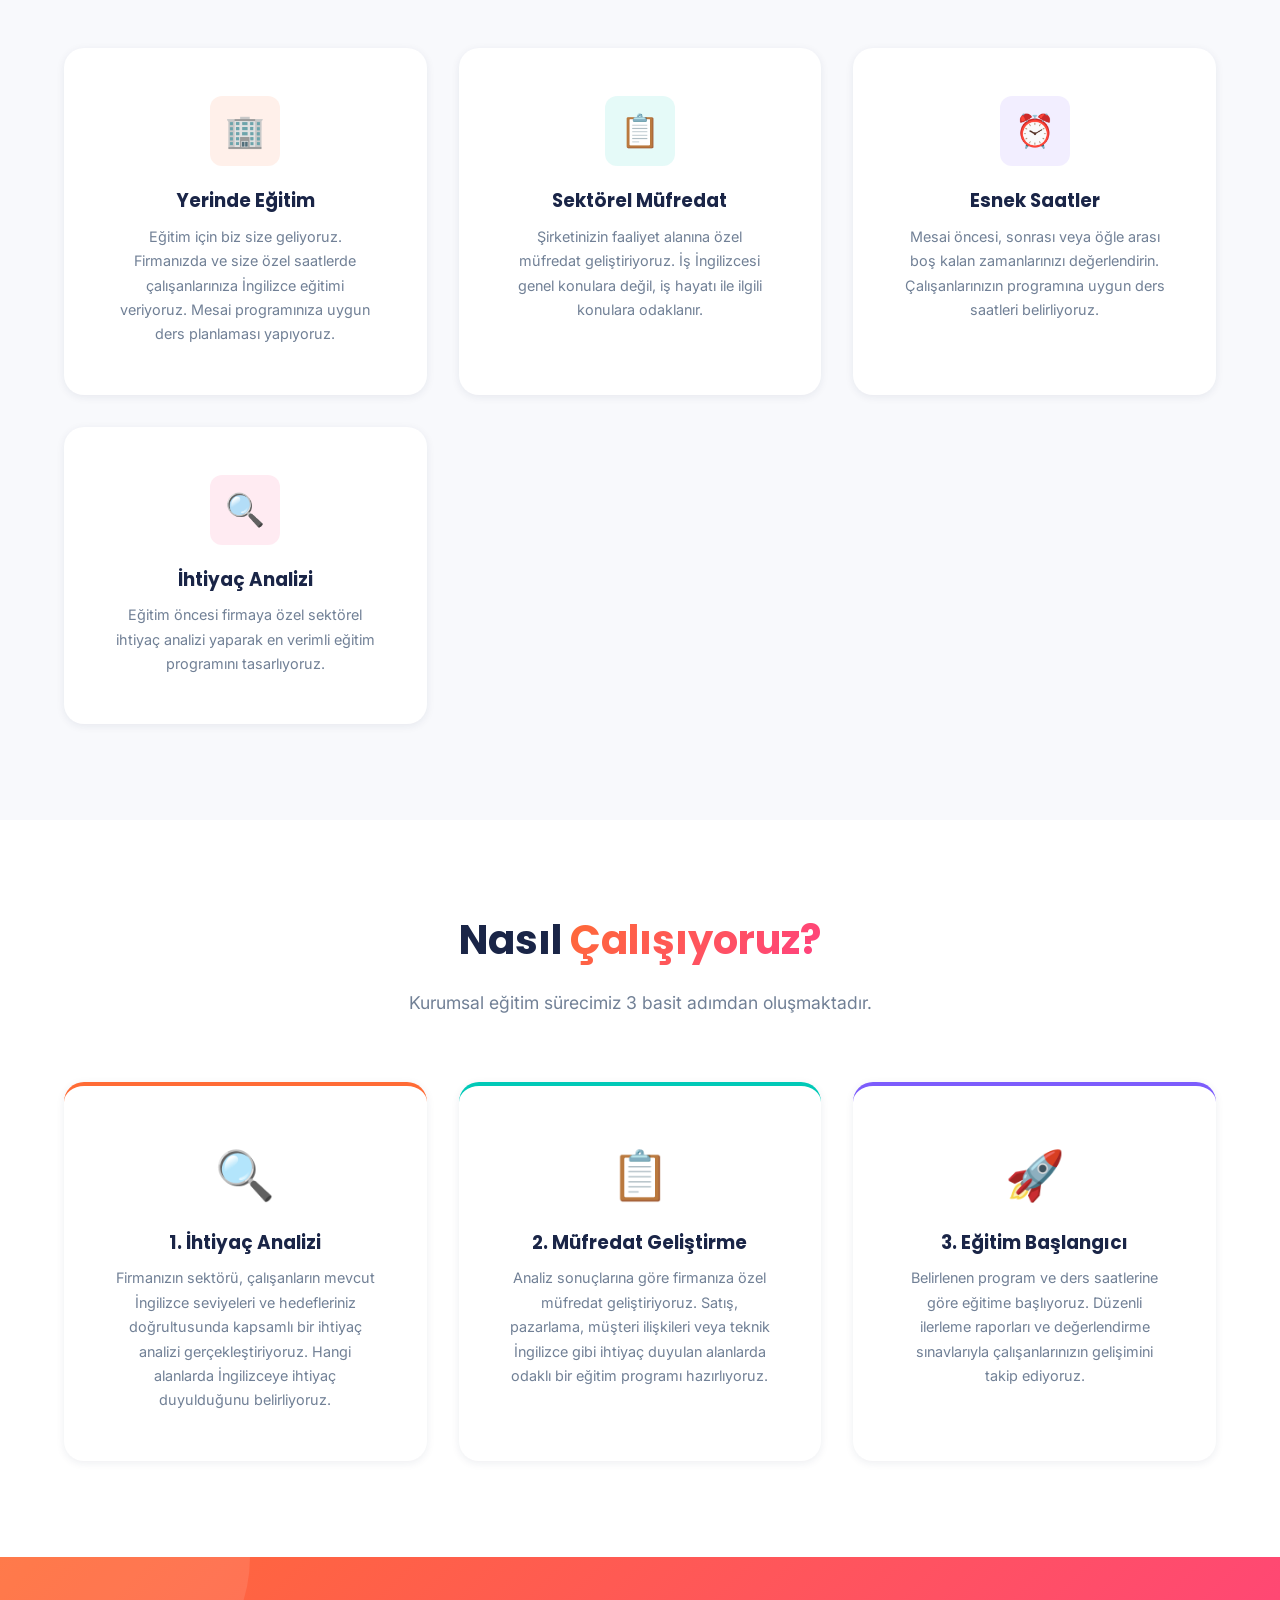
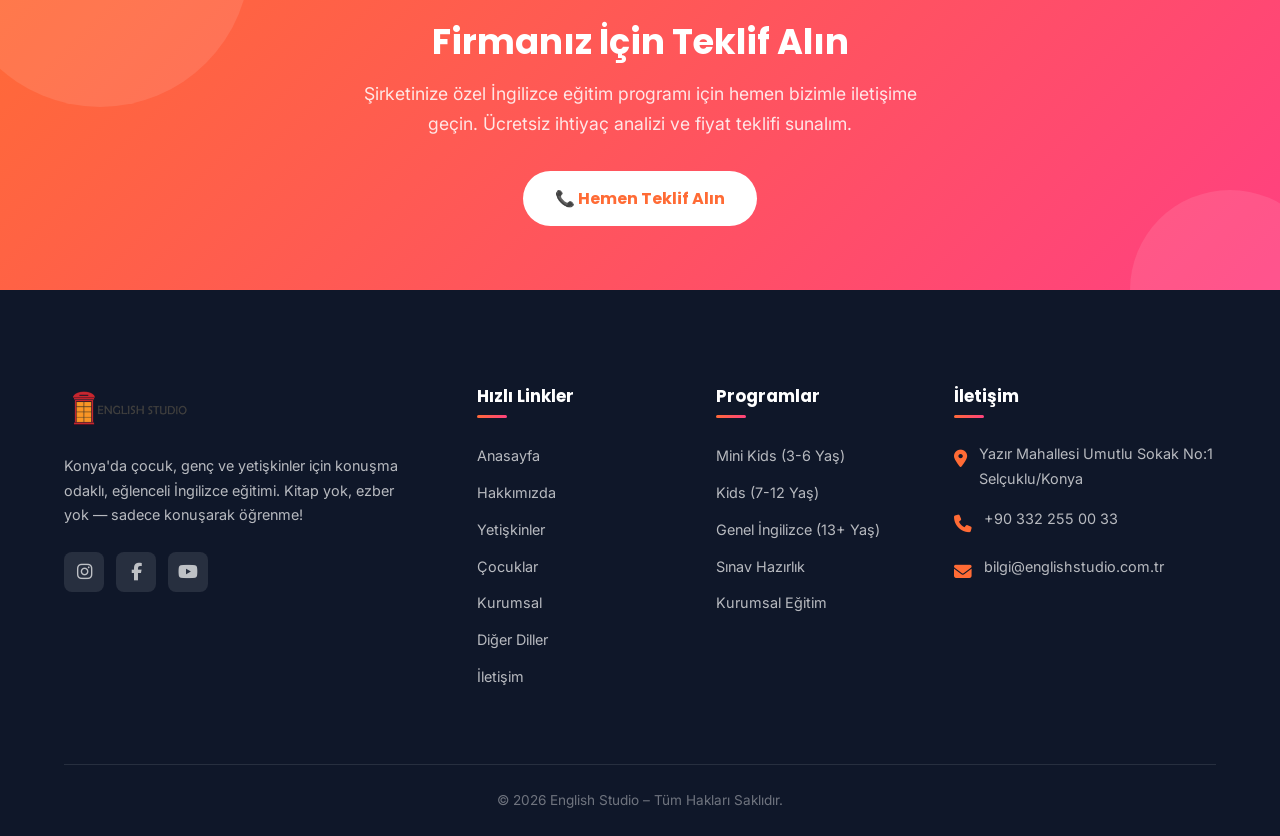
<file: kurumsal.html>
﻿<!DOCTYPE html>
<html lang="tr">
<head>
  <meta charset="UTF-8">
  <meta name="viewport" content="width=device-width, initial-scale=1.0">
  <title>Kurumlar İçin İngilizce – English Studio Konya</title>
  <meta name="description" content="Konya'da şirketinize ve sektörünüze özel İngilizce eğitim programları. Yerinde eğitim, esnek saatler ve sektörel müfredat ile çalışanlarınızı globalde başarıya taşıyın.">
  <meta name="keywords" content="kurumsal İngilizce Konya, iş İngilizcesi Konya, şirket İngilizce eğitimi, English Studio Konya, firma İngilizce kursu">
  <meta property="og:title" content="Kurumlar İçin İngilizce – English Studio Konya">
  <meta property="og:description" content="Şirketinize ve sektörünüze özel İngilizce eğitim programları ile çalışanlarınızı globalde başarıya taşıyın.">
  <meta property="og:type" content="website">
  <link rel="icon" type="image/png" href="images/minilogo.png">`n  <link rel="stylesheet" href="style.css">
  <link rel="stylesheet" href="https://cdnjs.cloudflare.com/ajax/libs/font-awesome/6.5.1/css/all.min.css">
</head>
<body>

  <!-- Top Bar -->
  <div class="top-bar">
    <div class="container">
      <div class="top-bar-left">
        <a href="mailto:bilgi@englishstudio.com.tr"><i class="fas fa-envelope"></i> bilgi@englishstudio.com.tr</a>
        <a href="tel:+903322550033"><i class="fas fa-phone"></i> +90 332 255 00 33</a>
      </div>
      <div class="top-bar-social">
        <a href="https://www.instagram.com/englishstudio_konya/" target="_blank" aria-label="Instagram"><i class="fab fa-instagram"></i></a>
        <a href="https://www.facebook.com/englishstudiokonya" target="_blank" aria-label="Facebook"><i class="fab fa-facebook-f"></i></a>
        <a href="https://www.youtube.com/channel/UCMOJw0K4Q54VgSLETgDLJhQ" target="_blank" aria-label="YouTube"><i class="fab fa-youtube"></i></a>
      </div>
    </div>
  </div>

  <!-- Header -->
  <header class="header" id="header">
    <div class="container">
      <nav class="nav">
        <a href="index.html" class="logo">
          <img src="images/logo.png" alt="English Studio Logo" class="logo-icon">
          <div class="logo-text">
            <span class="brand">English Studio</span>
            <span class="tagline">Language Academy</span>
          </div>
        </a>

        <div class="nav-links" id="navLinks">
          <a href="index.html">Anasayfa</a>
          <a href="hakkimizda.html">Hakkımızda</a>
          <a href="yetiskinler.html">Yetişkinler</a>
          <a href="cocuklar.html">Çocuklar</a>
          <a href="kurumsal.html" class="active">Kurumsal</a><a href="diger-diller.html">Diğer Diller</a><a href="iletisim.html">İletişim</a>
          <div class="nav-cta">
            <a href="iletisim.html" class="btn btn-primary btn-small">Ücretsiz Deneme Dersi</a>
          </div>
        </div>

        <div class="hamburger" id="hamburger">
          <span></span>
          <span></span>
          <span></span>
        </div>
      </nav>
    </div>
  </header>

  <div class="mobile-menu-overlay" id="mobileOverlay"></div>

  <!-- Page Header -->
  <section class="page-header">
    <div class="container">
      <h1>Kurumlar İçin İngilizce</h1>
      <p>Şirketinize ve sektörünüze özel İngilizce eğitim programları ile çalışanlarınızı globalde başarıya taşıyın.</p>
      <div class="breadcrumb">
        <a href="index.html">Anasayfa</a>
        <span>›</span>
        <span>Kurumsal</span>
      </div>
    </div>
  </section>

  <!-- Kurumsal Tanıtım -->
  <section class="section">
    <div class="container">
      <div class="about-content">
        <div class="about-image reveal-left">
          <img src="images/about.png" alt="English Studio kurumsal İngilizce eğitimi">
        </div>
        <div class="about-text reveal-right">
          <h2>Şirketinizi Globalde <span style="color: var(--color-orange);">Başarıya Taşıyın</span></h2>
          <p>
            Kurumlar için İngilizce, English Studio'nun çalışanlarınıza özel hazırladığı eğitim programlarıyla şirketinizi globalde başarıya taşıyın. İhracat ve ithalatta en çok ihtiyaç duyulan faktör İngilizce. Satış, pazarlama ve müşteri ilişkileri yönetiminde şirket ve çalışanların en üst seviyede başarı sağlamasını istemez misiniz?
          </p>
          <p>
            Şirketinize ve sektörünüze özel İngilizce eğitim programları hazırlıyoruz. Şimdi ekip ruhuyla hareket etmenin tam zamanı. Çalışanlarınızla birlikte İngilizce öğrenmek artık çok daha kolay.
          </p>
          <p>
            Eğitim için biz size geliyoruz. Firmanızda ve size özel saatlerde çalışanlarınıza İngilizce eğitimi veriyoruz. Mesai öncesi, sonrası veya öğle arası boş kalan zamanlarınızı değerlendirin.
          </p>

          <div class="about-features">
            <div class="about-feature">
              <span class="emoji">🏢</span>
              <span>Yerinde Eğitim</span>
            </div>
            <div class="about-feature">
              <span class="emoji">📋</span>
              <span>Sektörel Müfredat</span>
            </div>
            <div class="about-feature">
              <span class="emoji">⏰</span>
              <span>Esnek Saatler</span>
            </div>
            <div class="about-feature">
              <span class="emoji">🔍</span>
              <span>İhtiyaç Analizi</span>
            </div>
          </div>
        </div>
      </div>
    </div>
  </section>

  <!-- Avantajlar -->
  <section class="section" style="background: var(--color-off-white);">
    <div class="container">
      <h2 class="section-title reveal">Kurumsal Eğitim <span>Avantajları</span></h2>
      <p class="section-subtitle reveal">Bir firma, personeline yabancı dil kursu aldırmak istediğinde önce o firmaya özel sektörel ihtiyaç analizi yapılır ve firmaya özel müfredat geliştirilir. İş İngilizcesi genel konulara değil, iş hayatı ile ilgili konulara odaklanır.</p>

      <div class="why-us-grid">
        <div class="why-card reveal">
          <div class="icon">🏢</div>
          <h3>Yerinde Eğitim</h3>
          <p>Eğitim için biz size geliyoruz. Firmanızda ve size özel saatlerde çalışanlarınıza İngilizce eğitimi veriyoruz. Mesai programınıza uygun ders planlaması yapıyoruz.</p>
        </div>
        <div class="why-card reveal">
          <div class="icon">📋</div>
          <h3>Sektörel Müfredat</h3>
          <p>Şirketinizin faaliyet alanına özel müfredat geliştiriyoruz. İş İngilizcesi genel konulara değil, iş hayatı ile ilgili konulara odaklanır.</p>
        </div>
        <div class="why-card reveal">
          <div class="icon">⏰</div>
          <h3>Esnek Saatler</h3>
          <p>Mesai öncesi, sonrası veya öğle arası boş kalan zamanlarınızı değerlendirin. Çalışanlarınızın programına uygun ders saatleri belirliyoruz.</p>
        </div>
        <div class="why-card reveal">
          <div class="icon">🔍</div>
          <h3>İhtiyaç Analizi</h3>
          <p>Eğitim öncesi firmaya özel sektörel ihtiyaç analizi yaparak en verimli eğitim programını tasarlıyoruz.</p>
        </div>
      </div>
    </div>
  </section>

  <!-- Nasıl Çalışıyoruz? -->
  <section class="section">
    <div class="container">
      <h2 class="section-title reveal">Nasıl <span>Çalışıyoruz?</span></h2>
      <p class="section-subtitle reveal">Kurumsal eğitim sürecimiz 3 basit adımdan oluşmaktadır.</p>

      <div class="method-cards">
        <div class="method-card reveal">
          <div class="method-icon">🔍</div>
          <h3>1. İhtiyaç Analizi</h3>
          <p>Firmanızın sektörü, çalışanların mevcut İngilizce seviyeleri ve hedefleriniz doğrultusunda kapsamlı bir ihtiyaç analizi gerçekleştiriyoruz. Hangi alanlarda İngilizceye ihtiyaç duyulduğunu belirliyoruz.</p>
        </div>

        <div class="method-card reveal">
          <div class="method-icon">📋</div>
          <h3>2. Müfredat Geliştirme</h3>
          <p>Analiz sonuçlarına göre firmanıza özel müfredat geliştiriyoruz. Satış, pazarlama, müşteri ilişkileri veya teknik İngilizce gibi ihtiyaç duyulan alanlarda odaklı bir eğitim programı hazırlıyoruz.</p>
        </div>

        <div class="method-card reveal">
          <div class="method-icon">🚀</div>
          <h3>3. Eğitim Başlangıcı</h3>
          <p>Belirlenen program ve ders saatlerine göre eğitime başlıyoruz. Düzenli ilerleme raporları ve değerlendirme sınavlarıyla çalışanlarınızın gelişimini takip ediyoruz.</p>
        </div>
      </div>
    </div>
  </section>

  <!-- CTA Band -->
  <section class="cta-band">
    <div class="container">
      <h2>Firmanız İçin <strong>Teklif Alın</strong></h2>
      <p>Şirketinize özel İngilizce eğitim programı için hemen bizimle iletişime geçin. Ücretsiz ihtiyaç analizi ve fiyat teklifi sunalım.</p>
      <a href="iletisim.html" class="btn">📞 Hemen Teklif Alın</a>
    </div>
  </section>

  <!-- Footer -->
  <footer class="footer">
    <div class="container">
      <div class="footer-grid">
        <div class="footer-about">
          <a href="index.html" class="logo">
            <img src="images/logo.png" alt="English Studio Logo" class="logo-icon">
            <div class="logo-text">
              <span class="brand">English Studio</span>
              <span class="tagline">Language Academy</span>
            </div>
          </a>
          <p>Konya'da çocuk, genç ve yetişkinler için konuşma odaklı, eğlenceli İngilizce eğitimi. Kitap yok, ezber yok — sadece konuşarak öğrenme!</p>
          <div class="footer-social">
            <a href="https://www.instagram.com/englishstudio_konya/" target="_blank" aria-label="Instagram"><i class="fab fa-instagram"></i></a>
            <a href="https://www.facebook.com/englishstudiokonya" target="_blank" aria-label="Facebook"><i class="fab fa-facebook-f"></i></a>
            <a href="https://www.youtube.com/channel/UCMOJw0K4Q54VgSLETgDLJhQ" target="_blank" aria-label="YouTube"><i class="fab fa-youtube"></i></a>
          </div>
        </div>

        <div>
          <h4>Hızlı Linkler</h4>
          <ul class="footer-links">
            <li><a href="index.html">Anasayfa</a></li>
            <li><a href="hakkimizda.html">Hakkımızda</a></li>
            <li><a href="yetiskinler.html">Yetişkinler</a></li>
            <li><a href="cocuklar.html">Çocuklar</a></li>
            <li><a href="kurumsal.html">Kurumsal</a></li><li><a href="diger-diller.html">Diğer Diller</a></li><li><a href="iletisim.html">İletişim</a></li>
          </ul>
        </div>

        <div>
          <h4>Programlar</h4>
          <ul class="footer-links">
            <li><a href="cocuklar.html">Mini Kids (3-6 Yaş)</a></li>
            <li><a href="cocuklar.html">Kids (7-12 Yaş)</a></li>
            <li><a href="yetiskinler.html">Genel İngilizce (13+ Yaş)</a></li>
            <li><a href="yetiskinler.html">Sınav Hazırlık</a></li>
            <li><a href="kurumsal.html">Kurumsal Eğitim</a></li>
          </ul>
        </div>

        <div>
          <h4>İletişim</h4>
          <div class="footer-contact-item">
            <span class="icon"><i class="fas fa-map-marker-alt"></i></span>
            <span>Yazır Mahallesi Umutlu Sokak No:1 Selçuklu/Konya</span>
          </div>
          <div class="footer-contact-item">
            <span class="icon"><i class="fas fa-phone"></i></span>
            <a href="tel:+903322550033">+90 332 255 00 33</a>
          </div>
          <div class="footer-contact-item">
            <span class="icon"><i class="fas fa-envelope"></i></span>
            <a href="mailto:bilgi@englishstudio.com.tr">bilgi@englishstudio.com.tr</a>
          </div>
        </div>
      </div>

      <div class="footer-bottom">
        <p>© 2026 English Studio – Tüm Hakları Saklıdır.</p>
      </div>
    </div>
  </footer>

  <!-- WhatsApp Float -->
  <a href="https://wa.me/903322550033?text=Merhaba,%20İngilizce%20kursları%20hakkında%20bilgi%20almak%20istiyorum." class="whatsapp-float" target="_blank" aria-label="WhatsApp ile iletişim">
    <i class="fab fa-whatsapp"></i>
  </a>

  <script src="script.js"></script>
</body>
</html>
</file>
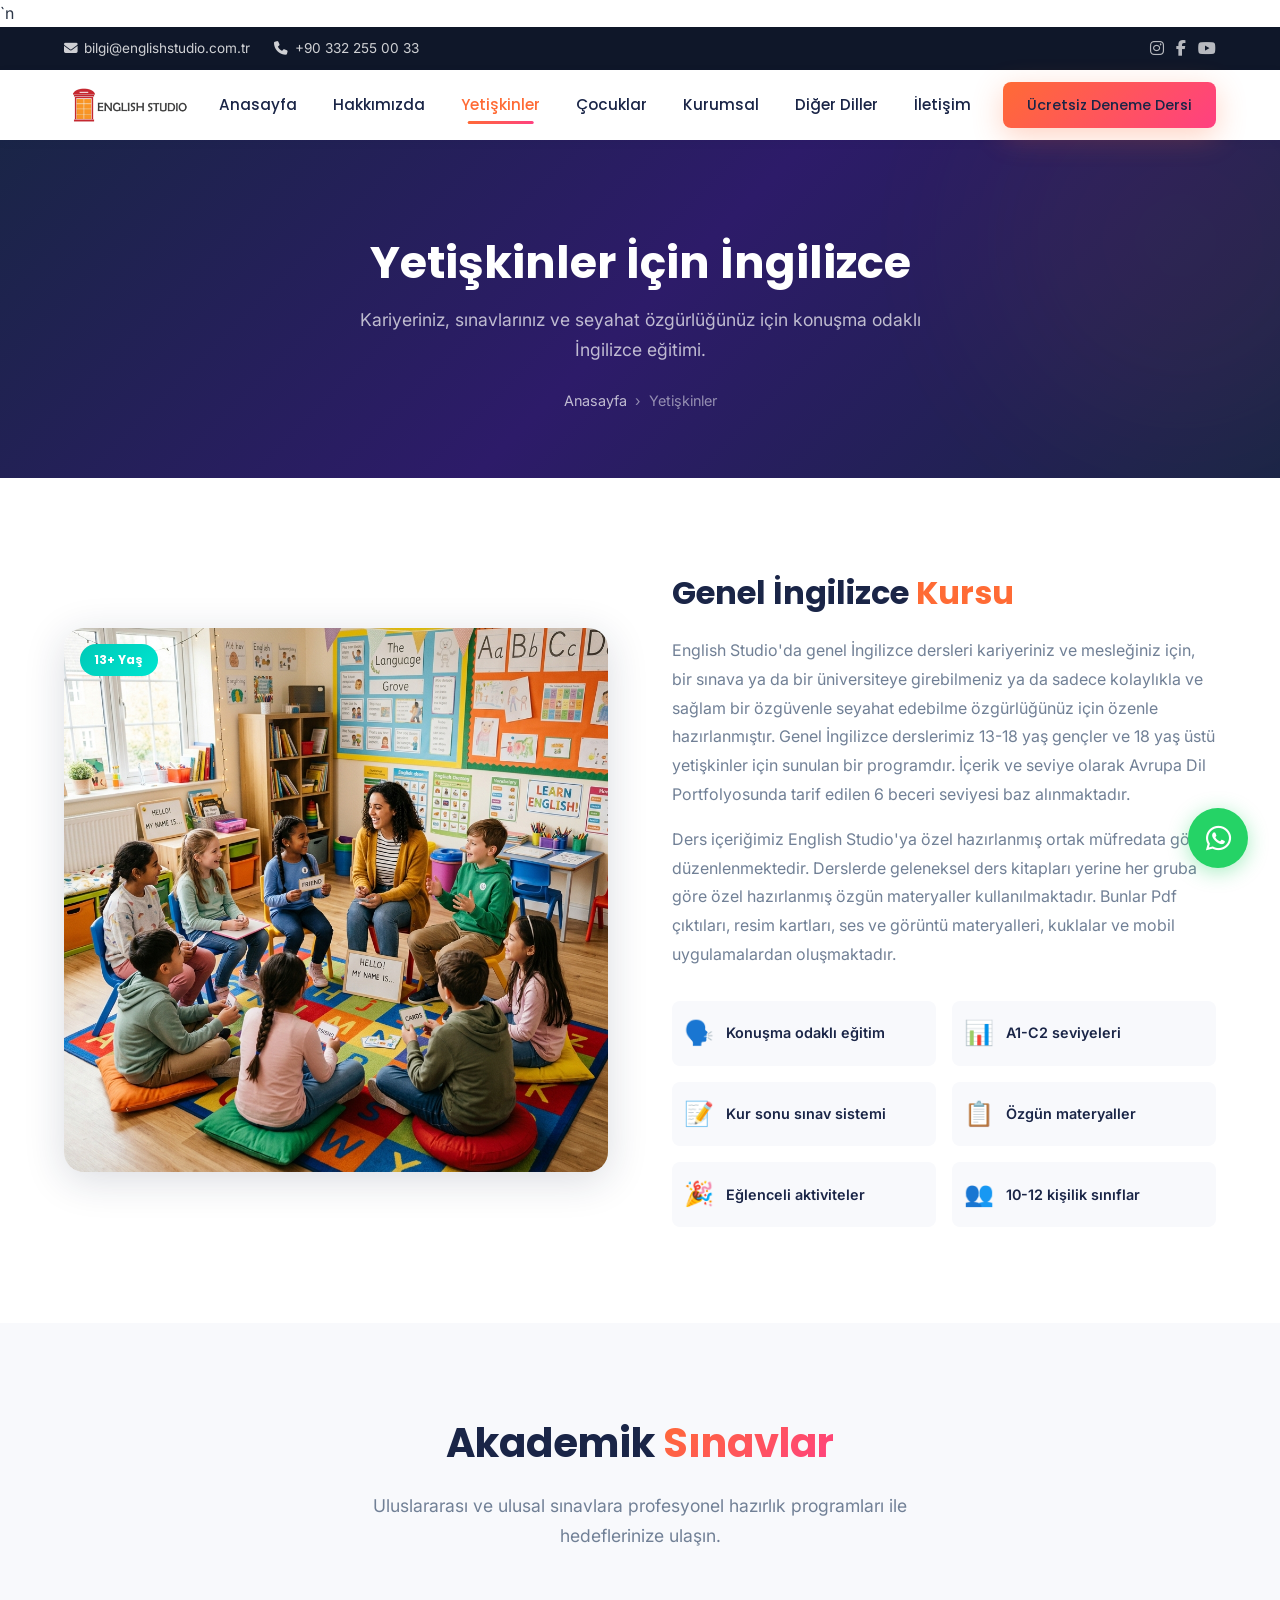
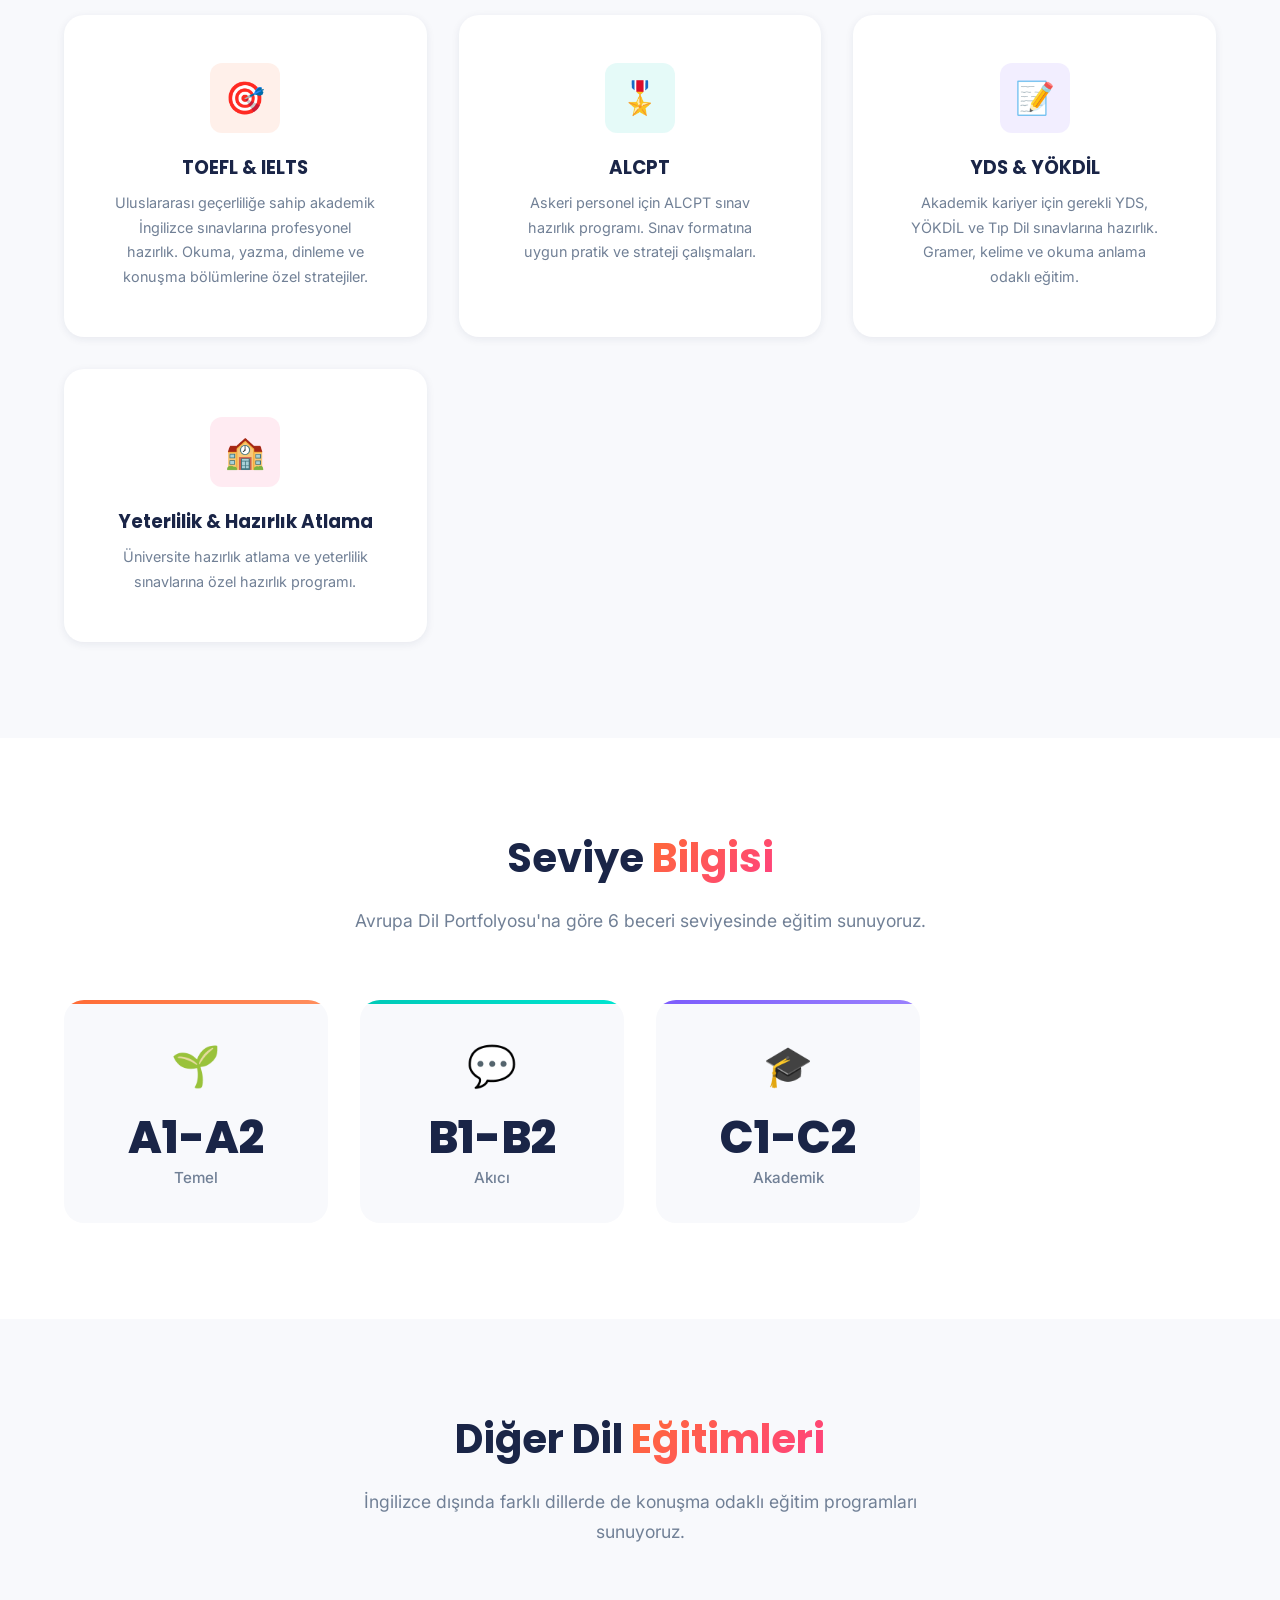
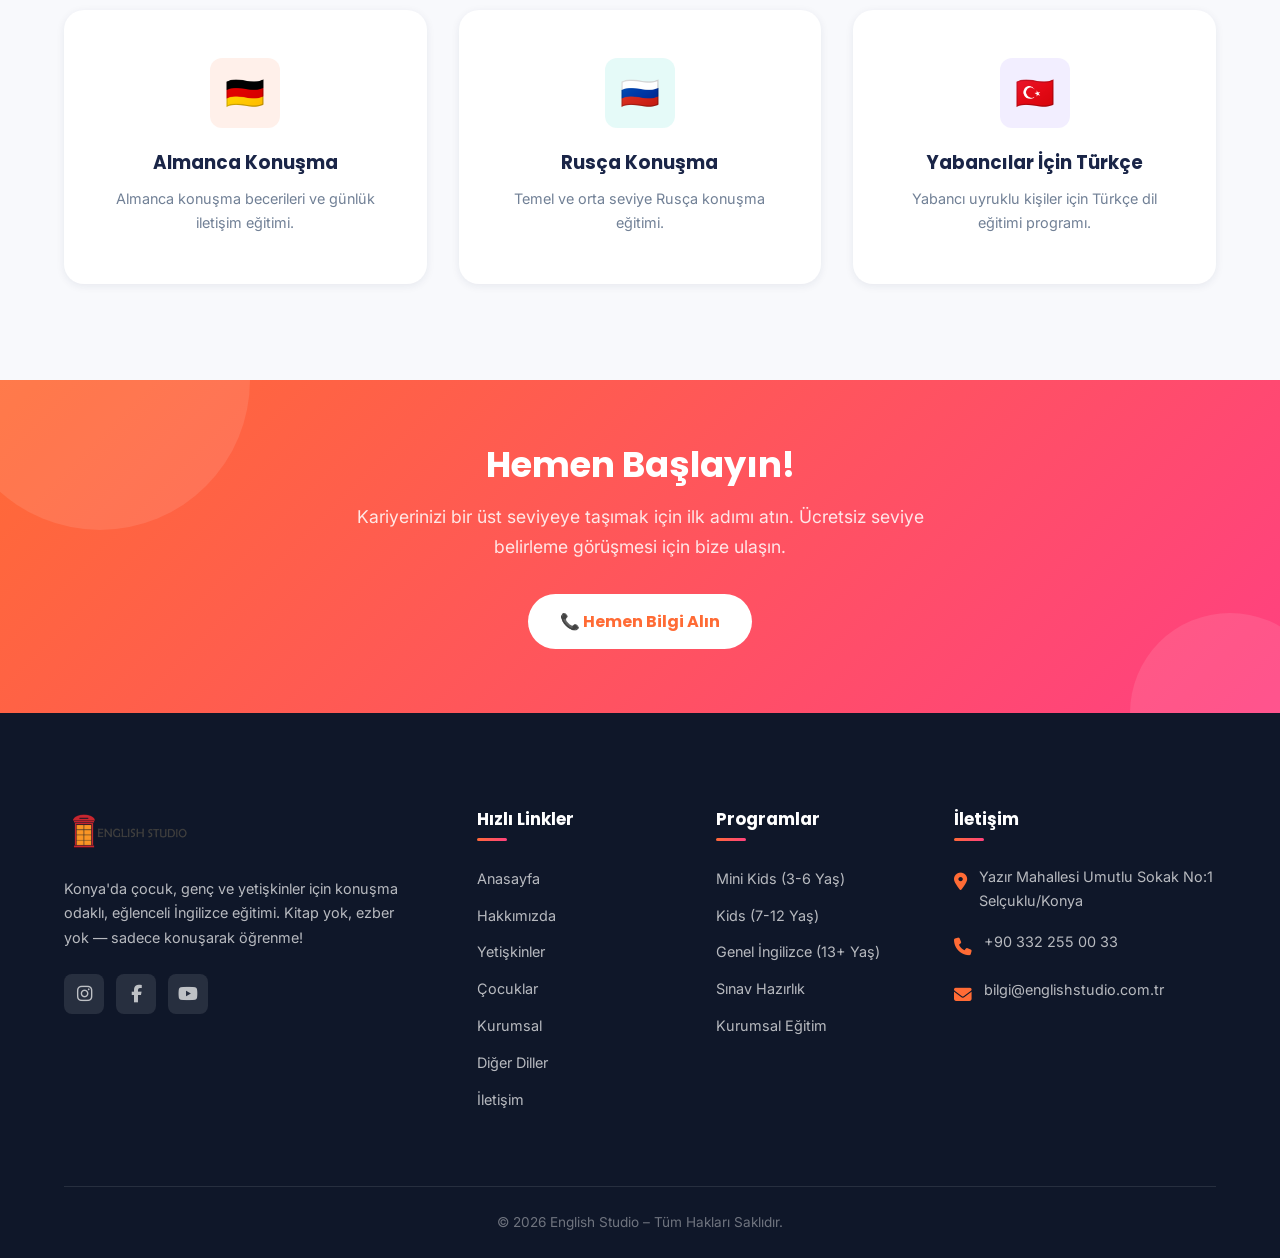
<file: yetiskinler.html>
﻿<!DOCTYPE html>
<html lang="tr">
<head>
  <meta charset="UTF-8">
  <meta name="viewport" content="width=device-width, initial-scale=1.0">
  <title>Yetişkinler İçin İngilizce – English Studio Konya</title>
  <meta name="description" content="Konya'da yetişkinler için konuşma odaklı İngilizce eğitimi. TOEFL, IELTS, YDS, YÖKDİL sınav hazırlık, genel İngilizce ve kurumsal eğitim programları.">
  <meta name="keywords" content="yetişkinler için İngilizce Konya, TOEFL hazırlık Konya, IELTS hazırlık Konya, YDS kursu Konya, English Studio Konya">
  <meta property="og:title" content="Yetişkinler İçin İngilizce – English Studio Konya">
  <meta property="og:description" content="Kariyeriniz, sınavlarınız ve seyahat özgürlüğünüz için konuşma odaklı İngilizce eğitimi.">
  <meta property="og:type" content="website">
  <link rel="icon" type="image/png" href="images/minilogo.png">`n  <link rel="stylesheet" href="style.css">
  <link rel="stylesheet" href="https://cdnjs.cloudflare.com/ajax/libs/font-awesome/6.5.1/css/all.min.css">
</head>
<body>

  <!-- Top Bar -->
  <div class="top-bar">
    <div class="container">
      <div class="top-bar-left">
        <a href="mailto:bilgi@englishstudio.com.tr"><i class="fas fa-envelope"></i> bilgi@englishstudio.com.tr</a>
        <a href="tel:+903322550033"><i class="fas fa-phone"></i> +90 332 255 00 33</a>
      </div>
      <div class="top-bar-social">
        <a href="https://www.instagram.com/englishstudio_konya/" target="_blank" aria-label="Instagram"><i class="fab fa-instagram"></i></a>
        <a href="https://www.facebook.com/englishstudiokonya" target="_blank" aria-label="Facebook"><i class="fab fa-facebook-f"></i></a>
        <a href="https://www.youtube.com/channel/UCMOJw0K4Q54VgSLETgDLJhQ" target="_blank" aria-label="YouTube"><i class="fab fa-youtube"></i></a>
      </div>
    </div>
  </div>

  <!-- Header -->
  <header class="header" id="header">
    <div class="container">
      <nav class="nav">
        <a href="index.html" class="logo">
          <img src="images/logo.png" alt="English Studio Logo" class="logo-icon">
          <div class="logo-text">
            <span class="brand">English Studio</span>
            <span class="tagline">Language Academy</span>
          </div>
        </a>

        <div class="nav-links" id="navLinks">
          <a href="index.html">Anasayfa</a>
          <a href="hakkimizda.html">Hakkımızda</a>
          <a href="yetiskinler.html" class="active">Yetişkinler</a>
          <a href="cocuklar.html">Çocuklar</a>
          <a href="kurumsal.html">Kurumsal</a><a href="diger-diller.html">Diğer Diller</a><a href="iletisim.html">İletişim</a>
          <div class="nav-cta">
            <a href="iletisim.html" class="btn btn-primary btn-small">Ücretsiz Deneme Dersi</a>
          </div>
        </div>

        <div class="hamburger" id="hamburger">
          <span></span>
          <span></span>
          <span></span>
        </div>
      </nav>
    </div>
  </header>

  <div class="mobile-menu-overlay" id="mobileOverlay"></div>

  <!-- Page Header -->
  <section class="page-header">
    <div class="container">
      <h1>Yetişkinler İçin İngilizce</h1>
      <p>Kariyeriniz, sınavlarınız ve seyahat özgürlüğünüz için konuşma odaklı İngilizce eğitimi.</p>
      <div class="breadcrumb">
        <a href="index.html">Anasayfa</a>
        <span>›</span>
        <span>Yetişkinler</span>
      </div>
    </div>
  </section>

  <!-- Genel İngilizce Kursu -->
  <section class="section">
    <div class="container">
      <div class="about-content">
        <div class="about-image reveal-left">
          <img src="images/about.png" alt="Yetişkinler için genel İngilizce kursu">
          <span class="program-card-badge badge-turquoise" style="position: absolute; top: 1rem; left: 1rem;">13+ Yaş</span>
        </div>
        <div class="about-text reveal-right">
          <h2>Genel İngilizce <span style="color: var(--color-orange);">Kursu</span></h2>
          <p>
            English Studio'da genel İngilizce dersleri kariyeriniz ve mesleğiniz için, bir sınava ya da bir üniversiteye girebilmeniz ya da sadece kolaylıkla ve sağlam bir özgüvenle seyahat edebilme özgürlüğünüz için özenle hazırlanmıştır. Genel İngilizce derslerimiz 13-18 yaş gençler ve 18 yaş üstü yetişkinler için sunulan bir programdır. İçerik ve seviye olarak Avrupa Dil Portfolyosunda tarif edilen 6 beceri seviyesi baz alınmaktadır.
          </p>
          <p>
            Ders içeriğimiz English Studio'ya özel hazırlanmış ortak müfredata göre düzenlenmektedir. Derslerde geleneksel ders kitapları yerine her gruba göre özel hazırlanmış özgün materyaller kullanılmaktadır. Bunlar Pdf çıktıları, resim kartları, ses ve görüntü materyalleri, kuklalar ve mobil uygulamalardan oluşmaktadır.
          </p>

          <div class="about-features">
            <div class="about-feature">
              <span class="emoji">🗣️</span>
              <span>Konuşma odaklı eğitim</span>
            </div>
            <div class="about-feature">
              <span class="emoji">📊</span>
              <span>A1-C2 seviyeleri</span>
            </div>
            <div class="about-feature">
              <span class="emoji">📝</span>
              <span>Kur sonu sınav sistemi</span>
            </div>
            <div class="about-feature">
              <span class="emoji">📋</span>
              <span>Özgün materyaller</span>
            </div>
            <div class="about-feature">
              <span class="emoji">🎉</span>
              <span>Eğlenceli aktiviteler</span>
            </div>
            <div class="about-feature">
              <span class="emoji">👥</span>
              <span>10-12 kişilik sınıflar</span>
            </div>
          </div>
        </div>
      </div>
    </div>
  </section>

  <!-- Akademik Sınavlar -->
  <section class="section" style="background: var(--color-off-white);">
    <div class="container">
      <h2 class="section-title reveal">Akademik <span>Sınavlar</span></h2>
      <p class="section-subtitle reveal">Uluslararası ve ulusal sınavlara profesyonel hazırlık programları ile hedeflerinize ulaşın.</p>

      <div class="why-us-grid">
        <div class="why-card reveal">
          <div class="icon">🎯</div>
          <h3>TOEFL & IELTS</h3>
          <p>Uluslararası geçerliliğe sahip akademik İngilizce sınavlarına profesyonel hazırlık. Okuma, yazma, dinleme ve konuşma bölümlerine özel stratejiler.</p>
        </div>
        <div class="why-card reveal">
          <div class="icon">🎖️</div>
          <h3>ALCPT</h3>
          <p>Askeri personel için ALCPT sınav hazırlık programı. Sınav formatına uygun pratik ve strateji çalışmaları.</p>
        </div>
        <div class="why-card reveal">
          <div class="icon">📝</div>
          <h3>YDS & YÖKDİL</h3>
          <p>Akademik kariyer için gerekli YDS, YÖKDİL ve Tıp Dil sınavlarına hazırlık. Gramer, kelime ve okuma anlama odaklı eğitim.</p>
        </div>
        <div class="why-card reveal">
          <div class="icon">🏫</div>
          <h3>Yeterlilik & Hazırlık Atlama</h3>
          <p>Üniversite hazırlık atlama ve yeterlilik sınavlarına özel hazırlık programı.</p>
        </div>
      </div>
    </div>
  </section>

  <!-- Seviye Bilgisi -->
  <section class="section">
    <div class="container">
      <h2 class="section-title reveal">Seviye <span>Bilgisi</span></h2>
      <p class="section-subtitle reveal">Avrupa Dil Portfolyosu'na göre 6 beceri seviyesinde eğitim sunuyoruz.</p>

      <div class="stats-grid">
        <div class="stat-card reveal">
          <div class="stat-icon">🌱</div>
          <div class="stat-number">A1-A2</div>
          <div class="stat-label">Temel</div>
        </div>
        <div class="stat-card reveal">
          <div class="stat-icon">💬</div>
          <div class="stat-number">B1-B2</div>
          <div class="stat-label">Akıcı</div>
        </div>
        <div class="stat-card reveal">
          <div class="stat-icon">🎓</div>
          <div class="stat-number">C1-C2</div>
          <div class="stat-label">Akademik</div>
        </div>
      </div>
    </div>
  </section>

  <!-- Diğer Dil Eğitimleri -->
  <section class="section" style="background: var(--color-off-white);">
    <div class="container">
      <h2 class="section-title reveal">Diğer Dil <span>Eğitimleri</span></h2>
      <p class="section-subtitle reveal">İngilizce dışında farklı dillerde de konuşma odaklı eğitim programları sunuyoruz.</p>

      <div class="why-us-grid">
        <div class="why-card reveal">
          <div class="icon">🇩🇪</div>
          <h3>Almanca Konuşma</h3>
          <p>Almanca konuşma becerileri ve günlük iletişim eğitimi.</p>
        </div>
        <div class="why-card reveal">
          <div class="icon">🇷🇺</div>
          <h3>Rusça Konuşma</h3>
          <p>Temel ve orta seviye Rusça konuşma eğitimi.</p>
        </div>
        <div class="why-card reveal">
          <div class="icon">🇹🇷</div>
          <h3>Yabancılar İçin Türkçe</h3>
          <p>Yabancı uyruklu kişiler için Türkçe dil eğitimi programı.</p>
        </div>
      </div>
    </div>
  </section>

  <!-- CTA Band -->
  <section class="cta-band">
    <div class="container">
      <h2>Hemen <strong>Başlayın!</strong></h2>
      <p>Kariyerinizi bir üst seviyeye taşımak için ilk adımı atın. Ücretsiz seviye belirleme görüşmesi için bize ulaşın.</p>
      <a href="iletisim.html" class="btn">📞 Hemen Bilgi Alın</a>
    </div>
  </section>

  <!-- Footer -->
  <footer class="footer">
    <div class="container">
      <div class="footer-grid">
        <div class="footer-about">
          <a href="index.html" class="logo">
            <img src="images/logo.png" alt="English Studio Logo" class="logo-icon">
            <div class="logo-text">
              <span class="brand">English Studio</span>
              <span class="tagline">Language Academy</span>
            </div>
          </a>
          <p>Konya'da çocuk, genç ve yetişkinler için konuşma odaklı, eğlenceli İngilizce eğitimi. Kitap yok, ezber yok — sadece konuşarak öğrenme!</p>
          <div class="footer-social">
            <a href="https://www.instagram.com/englishstudio_konya/" target="_blank" aria-label="Instagram"><i class="fab fa-instagram"></i></a>
            <a href="https://www.facebook.com/englishstudiokonya" target="_blank" aria-label="Facebook"><i class="fab fa-facebook-f"></i></a>
            <a href="https://www.youtube.com/channel/UCMOJw0K4Q54VgSLETgDLJhQ" target="_blank" aria-label="YouTube"><i class="fab fa-youtube"></i></a>
          </div>
        </div>

        <div>
          <h4>Hızlı Linkler</h4>
          <ul class="footer-links">
            <li><a href="index.html">Anasayfa</a></li>
            <li><a href="hakkimizda.html">Hakkımızda</a></li>
            <li><a href="yetiskinler.html">Yetişkinler</a></li>
            <li><a href="cocuklar.html">Çocuklar</a></li>
            <li><a href="kurumsal.html">Kurumsal</a></li><li><a href="diger-diller.html">Diğer Diller</a></li><li><a href="iletisim.html">İletişim</a></li>
          </ul>
        </div>

        <div>
          <h4>Programlar</h4>
          <ul class="footer-links">
            <li><a href="cocuklar.html">Mini Kids (3-6 Yaş)</a></li>
            <li><a href="cocuklar.html">Kids (7-12 Yaş)</a></li>
            <li><a href="yetiskinler.html">Genel İngilizce (13+ Yaş)</a></li>
            <li><a href="yetiskinler.html">Sınav Hazırlık</a></li>
            <li><a href="kurumsal.html">Kurumsal Eğitim</a></li>
          </ul>
        </div>

        <div>
          <h4>İletişim</h4>
          <div class="footer-contact-item">
            <span class="icon"><i class="fas fa-map-marker-alt"></i></span>
            <span>Yazır Mahallesi Umutlu Sokak No:1 Selçuklu/Konya</span>
          </div>
          <div class="footer-contact-item">
            <span class="icon"><i class="fas fa-phone"></i></span>
            <a href="tel:+903322550033">+90 332 255 00 33</a>
          </div>
          <div class="footer-contact-item">
            <span class="icon"><i class="fas fa-envelope"></i></span>
            <a href="mailto:bilgi@englishstudio.com.tr">bilgi@englishstudio.com.tr</a>
          </div>
        </div>
      </div>

      <div class="footer-bottom">
        <p>© 2026 English Studio – Tüm Hakları Saklıdır.</p>
      </div>
    </div>
  </footer>

  <!-- WhatsApp Float -->
  <a href="https://wa.me/903322550033?text=Merhaba,%20İngilizce%20kursları%20hakkında%20bilgi%20almak%20istiyorum." class="whatsapp-float" target="_blank" aria-label="WhatsApp ile iletişim">
    <i class="fab fa-whatsapp"></i>
  </a>

  <script src="script.js"></script>
</body>
</html>
</file>
<file: style.css>
/* ========================================
   ENGLISH STUDIO - DESIGN SYSTEM
   ======================================== */

/* ---------- Google Fonts ---------- */
@import url('https://fonts.googleapis.com/css2?family=Poppins:wght@300;400;500;600;700;800;900&family=Inter:wght@300;400;500;600;700&display=swap');

/* ---------- CSS Custom Properties ---------- */
:root {
  /* Primary Colors */
  --color-primary: #1a2547;
  --color-primary-light: #253565;
  --color-primary-dark: #0F1729;

  /* Accent Colors */
  --color-orange: #FF6B35;
  --color-orange-light: #FF8F5E;
  --color-turquoise: #00C9B7;
  --color-turquoise-light: #33D4C5;
  --color-purple: #7C5CFC;
  --color-purple-light: #9B82FD;
  --color-pink: #FF4081;
  --color-pink-light: #FF6E9E;
  --color-yellow: #FFD93D;
  --color-green: #4CAF50;

  /* Neutrals */
  --color-white: #ffffff;
  --color-off-white: #F8F9FC;
  --color-light-gray: #EEF0F6;
  --color-gray: #9BA3B5;
  --color-dark-gray: #4A5568;
  --color-text: #2D3748;
  --color-text-light: #718096;

  /* Gradients */
  --gradient-hero: linear-gradient(135deg, #1a2547 0%, #2d1b69 50%, #1a2547 100%);
  --gradient-orange: linear-gradient(135deg, #FF6B35, #FF8F5E);
  --gradient-turquoise: linear-gradient(135deg, #00C9B7, #00E5D0);
  --gradient-purple: linear-gradient(135deg, #7C5CFC, #9B82FD);
  --gradient-pink: linear-gradient(135deg, #FF4081, #FF6E9E);
  --gradient-dark: linear-gradient(135deg, #0F1729 0%, #1a2547 100%);
  --gradient-cta: linear-gradient(135deg, #FF6B35 0%, #FF4081 100%);

  /* Typography */
  --font-heading: 'Poppins', sans-serif;
  --font-body: 'Inter', sans-serif;

  /* Spacing */
  --spacing-xs: 0.25rem;
  --spacing-sm: 0.5rem;
  --spacing-md: 1rem;
  --spacing-lg: 1.5rem;
  --spacing-xl: 2rem;
  --spacing-2xl: 3rem;
  --spacing-3xl: 4rem;
  --spacing-4xl: 6rem;

  /* Border Radius */
  --radius-sm: 8px;
  --radius-md: 12px;
  --radius-lg: 20px;
  --radius-xl: 30px;
  --radius-full: 50%;

  /* Shadows */
  --shadow-sm: 0 2px 8px rgba(26, 37, 71, 0.08);
  --shadow-md: 0 4px 20px rgba(26, 37, 71, 0.12);
  --shadow-lg: 0 8px 40px rgba(26, 37, 71, 0.16);
  --shadow-xl: 0 16px 60px rgba(26, 37, 71, 0.20);
  --shadow-glow-orange: 0 8px 30px rgba(255, 107, 53, 0.3);
  --shadow-glow-turquoise: 0 8px 30px rgba(0, 201, 183, 0.3);
  --shadow-glow-purple: 0 8px 30px rgba(124, 92, 252, 0.3);

  /* Transitions */
  --transition-fast: 0.2s ease;
  --transition-normal: 0.3s ease;
  --transition-slow: 0.5s ease;
  --transition-bounce: 0.4s cubic-bezier(0.175, 0.885, 0.32, 1.275);

  /* Container */
  --container-max: 1200px;
  --container-padding: 1.5rem;
}

/* ---------- Reset & Base ---------- */
*,
*::before,
*::after {
  margin: 0;
  padding: 0;
  box-sizing: border-box;
}

html {
  scroll-behavior: smooth;
  font-size: 16px;
}

body {
  font-family: var(--font-body);
  color: var(--color-text);
  background-color: var(--color-white);
  line-height: 1.7;
  overflow-x: hidden;
  -webkit-font-smoothing: antialiased;
  -moz-osx-font-smoothing: grayscale;
}

a {
  text-decoration: none;
  color: inherit;
  transition: var(--transition-normal);
}

img {
  max-width: 100%;
  height: auto;
  display: block;
}

ul, ol {
  list-style: none;
}

button, input, textarea, select {
  font-family: inherit;
  font-size: inherit;
  border: none;
  outline: none;
}

button {
  cursor: pointer;
}

h1, h2, h3, h4, h5, h6 {
  font-family: var(--font-heading);
  font-weight: 700;
  line-height: 1.2;
  color: var(--color-primary);
}

/* ---------- Utility Classes ---------- */
.container {
  max-width: var(--container-max);
  margin: 0 auto;
  padding: 0 var(--container-padding);
}

.section {
  padding: var(--spacing-4xl) 0;
}

.section-title {
  font-size: 2.5rem;
  text-align: center;
  margin-bottom: var(--spacing-lg);
  position: relative;
}

.section-title span {
  background: var(--gradient-cta);
  -webkit-background-clip: text;
  -webkit-text-fill-color: transparent;
  background-clip: text;
}

.section-subtitle {
  text-align: center;
  color: var(--color-text-light);
  font-size: 1.1rem;
  max-width: 600px;
  margin: 0 auto var(--spacing-3xl);
}

.btn {
  display: inline-flex;
  align-items: center;
  justify-content: center;
  gap: 0.5rem;
  padding: 0.875rem 2rem;
  border-radius: var(--radius-xl);
  font-family: var(--font-heading);
  font-weight: 600;
  font-size: 1rem;
  transition: var(--transition-normal);
  position: relative;
  overflow: hidden;
  z-index: 1;
}

.btn::before {
  content: '';
  position: absolute;
  top: 0;
  left: 0;
  width: 100%;
  height: 100%;
  background: linear-gradient(135deg, rgba(255,255,255,0.15), rgba(255,255,255,0));
  opacity: 0;
  transition: var(--transition-normal);
  z-index: -1;
}

.btn:hover::before {
  opacity: 1;
}

.btn-primary {
  background: var(--gradient-cta);
  color: var(--color-white);
  box-shadow: var(--shadow-glow-orange);
}

.btn-primary:hover {
  transform: translateY(-3px);
  box-shadow: 0 12px 35px rgba(255, 107, 53, 0.4);
}

.btn-secondary {
  background: transparent;
  color: var(--color-white);
  border: 2px solid rgba(255, 255, 255, 0.4);
  backdrop-filter: blur(10px);
}

.btn-secondary:hover {
  background: rgba(255, 255, 255, 0.15);
  border-color: rgba(255, 255, 255, 0.7);
  transform: translateY(-3px);
}

.btn-outline {
  background: transparent;
  color: var(--color-orange);
  border: 2px solid var(--color-orange);
}

.btn-outline:hover {
  background: var(--color-orange);
  color: var(--color-white);
  transform: translateY(-3px);
  box-shadow: var(--shadow-glow-orange);
}

.btn-small {
  padding: 0.6rem 1.4rem;
  font-size: 0.9rem;
}

/* ---------- TOP BAR ---------- */
.top-bar {
  background: var(--color-primary-dark);
  padding: 0.5rem 0;
  font-size: 0.85rem;
  color: rgba(255, 255, 255, 0.8);
}

.top-bar .container {
  display: flex;
  justify-content: space-between;
  align-items: center;
  flex-wrap: wrap;
  gap: 0.5rem;
}

.top-bar-left {
  display: flex;
  align-items: center;
  gap: 1.5rem;
}

.top-bar-left a {
  color: rgba(255, 255, 255, 0.8);
  display: flex;
  align-items: center;
  gap: 0.4rem;
}

.top-bar-left a:hover {
  color: var(--color-orange);
}

.top-bar-social {
  display: flex;
  gap: 0.75rem;
}

.top-bar-social a {
  color: rgba(255, 255, 255, 0.7);
  font-size: 1rem;
  transition: var(--transition-fast);
}

.top-bar-social a:hover {
  color: var(--color-orange);
  transform: scale(1.15);
}

/* ---------- HEADER / NAVBAR ---------- */
.header {
  position: sticky;
  top: 0;
  z-index: 1000;
  background: rgba(255, 255, 255, 0.95);
  backdrop-filter: blur(20px);
  -webkit-backdrop-filter: blur(20px);
  box-shadow: var(--shadow-sm);
  transition: var(--transition-normal);
}

.header.scrolled {
  box-shadow: var(--shadow-md);
}

.nav {
  display: flex;
  justify-content: space-between;
  align-items: center;
  padding: 0.75rem 0;
}

.logo {
  display: flex;
  align-items: center;
  gap: 0.6rem;
  text-decoration: none;
}

.logo-icon {
  height: 64px;
  width: auto;
  object-fit: contain;
  display: block;
  margin: -10px 0;
}

.logo-text {
  display: none;
}

.logo-text .brand {
  font-family: var(--font-heading);
  font-weight: 800;
  font-size: 1.3rem;
  color: var(--color-primary);
  line-height: 1.1;
}

.logo-text .tagline {
  font-size: 0.7rem;
  color: var(--color-orange);
  font-weight: 600;
  text-transform: uppercase;
  letter-spacing: 1px;
}

.nav-links {
  display: flex;
  align-items: center;
  gap: 0.25rem;
}

.nav-links a {
  padding: 0.6rem 1rem;
  font-family: var(--font-heading);
  font-weight: 500;
  font-size: 0.95rem;
  color: var(--color-primary);
  border-radius: var(--radius-sm);
  transition: var(--transition-normal);
  position: relative;
}

.nav-links a::after {
  content: '';
  position: absolute;
  bottom: 4px;
  left: 50%;
  width: 0;
  height: 3px;
  background: var(--gradient-cta);
  border-radius: 2px;
  transition: var(--transition-normal);
  transform: translateX(-50%);
}

.nav-links a:hover::after,
.nav-links a.active::after {
  width: 60%;
}

.nav-links a:hover {
  color: var(--color-orange);
}

.nav-links a.active {
  color: var(--color-orange);
}

.nav-cta {
  margin-left: 0.75rem;
}

.nav-cta .btn {
  padding: 0.65rem 1.5rem;
  font-size: 0.9rem;
}

/* Hamburger */
.hamburger {
  display: none;
  flex-direction: column;
  gap: 5px;
  cursor: pointer;
  padding: 5px;
  z-index: 1001;
}

.hamburger span {
  width: 28px;
  height: 3px;
  background: var(--color-primary);
  border-radius: 3px;
  transition: var(--transition-normal);
}

.hamburger.active span:nth-child(1) {
  transform: rotate(45deg) translate(5px, 6px);
}

.hamburger.active span:nth-child(2) {
  opacity: 0;
}

.hamburger.active span:nth-child(3) {
  transform: rotate(-45deg) translate(5px, -6px);
}

/* Mobile menu overlay */
.mobile-menu-overlay {
  display: none;
  position: fixed;
  top: 0;
  left: 0;
  width: 100%;
  height: 100%;
  background: rgba(15, 23, 41, 0.5);
  z-index: 998;
  opacity: 0;
  transition: var(--transition-normal);
}

.mobile-menu-overlay.active {
  opacity: 1;
}

/* ---------- QUICK CONTACT BAR (Biz Size Ulaşalım) ---------- */
.quick-contact {
  background: var(--gradient-cta);
  padding: 1.25rem 0;
  position: relative;
  overflow: hidden;
}

.quick-contact::before {
  content: '';
  position: absolute;
  top: -50%;
  right: -10%;
  width: 300px;
  height: 300px;
  background: rgba(255, 255, 255, 0.08);
  border-radius: 50%;
}

.quick-contact::after {
  content: '';
  position: absolute;
  bottom: -30%;
  left: -5%;
  width: 200px;
  height: 200px;
  background: rgba(255, 255, 255, 0.06);
  border-radius: 50%;
}

.quick-contact .container {
  display: flex;
  align-items: center;
  gap: 1.5rem;
  position: relative;
  z-index: 1;
  flex-wrap: wrap;
}

.quick-contact-text {
  display: flex;
  align-items: center;
  gap: 0.75rem;
  color: white;
  flex-shrink: 0;
}

.quick-contact-text .icon {
  font-size: 1.5rem;
  animation: phone-ring 1.5s ease-in-out infinite;
}

.quick-contact-text h3 {
  color: white;
  font-size: 1.1rem;
  font-weight: 700;
  white-space: nowrap;
}

.quick-contact-text p {
  color: rgba(255, 255, 255, 0.85);
  font-size: 0.85rem;
}

.quick-contact-form {
  display: flex;
  align-items: center;
  gap: 0.75rem;
  flex: 1;
  flex-wrap: wrap;
}

.quick-contact-form input {
  padding: 0.7rem 1.2rem;
  border-radius: var(--radius-xl);
  background: rgba(255, 255, 255, 0.2);
  border: 2px solid rgba(255, 255, 255, 0.3);
  color: white;
  font-size: 0.9rem;
  flex: 1;
  min-width: 150px;
  backdrop-filter: blur(10px);
  transition: var(--transition-normal);
}

.quick-contact-form input::placeholder {
  color: rgba(255, 255, 255, 0.7);
}

.quick-contact-form input:focus {
  border-color: white;
  background: rgba(255, 255, 255, 0.3);
}

.quick-contact-form .btn-quick {
  padding: 0.7rem 1.8rem;
  background: white;
  color: var(--color-orange);
  border-radius: var(--radius-xl);
  font-family: var(--font-heading);
  font-weight: 700;
  font-size: 0.9rem;
  cursor: pointer;
  transition: var(--transition-normal);
  white-space: nowrap;
  border: none;
}

.quick-contact-form .btn-quick:hover {
  background: var(--color-primary);
  color: white;
  transform: translateY(-2px);
  box-shadow: 0 8px 25px rgba(0, 0, 0, 0.2);
}

@keyframes phone-ring {
  0%, 100% { transform: rotate(0deg); }
  15% { transform: rotate(15deg); }
  30% { transform: rotate(-15deg); }
  45% { transform: rotate(10deg); }
  60% { transform: rotate(-10deg); }
  75% { transform: rotate(0deg); }
}

/* ---------- HERO SECTION ---------- */
.hero {
  background: var(--gradient-hero);
  min-height: 85vh;
  display: flex;
  align-items: center;
  position: relative;
  overflow: hidden;
  padding: var(--spacing-3xl) 0;
}

.hero-bg-shapes {
  position: absolute;
  top: 0;
  left: 0;
  width: 100%;
  height: 100%;
  pointer-events: none;
}

.blob {
  position: absolute;
  border-radius: 50%;
  opacity: 0.1;
  filter: blur(40px);
}

.blob-1 {
  width: 400px;
  height: 400px;
  background: var(--color-orange);
  top: -100px;
  right: -100px;
  animation: blob-float 8s ease-in-out infinite;
}

.blob-2 {
  width: 300px;
  height: 300px;
  background: var(--color-turquoise);
  bottom: -50px;
  left: -50px;
  animation: blob-float 10s ease-in-out infinite reverse;
}

.blob-3 {
  width: 200px;
  height: 200px;
  background: var(--color-purple);
  top: 40%;
  left: 30%;
  animation: blob-float 12s ease-in-out infinite;
}

@keyframes blob-float {
  0%, 100% { transform: translate(0, 0) scale(1); }
  33% { transform: translate(30px, -30px) scale(1.1); }
  66% { transform: translate(-20px, 20px) scale(0.9); }
}

.hero .container {
  display: grid;
  grid-template-columns: 1fr 1fr;
  gap: var(--spacing-3xl);
  align-items: center;
  position: relative;
  z-index: 1;
}

.hero-content {
  color: white;
}

.hero-badge {
  display: inline-flex;
  align-items: center;
  gap: 0.5rem;
  padding: 0.5rem 1.2rem;
  background: rgba(255, 255, 255, 0.1);
  border: 1px solid rgba(255, 255, 255, 0.2);
  border-radius: var(--radius-xl);
  font-size: 0.85rem;
  color: var(--color-yellow);
  font-weight: 500;
  margin-bottom: var(--spacing-lg);
  backdrop-filter: blur(10px);
}

.hero-title {
  font-size: 3.2rem;
  color: white;
  line-height: 1.15;
  margin-bottom: var(--spacing-lg);
}

.hero-title .highlight {
  background: var(--gradient-cta);
  -webkit-background-clip: text;
  -webkit-text-fill-color: transparent;
  background-clip: text;
}

.hero-description {
  font-size: 1.15rem;
  color: rgba(255, 255, 255, 0.8);
  margin-bottom: var(--spacing-xl);
  max-width: 520px;
  line-height: 1.8;
}

.hero-buttons {
  display: flex;
  gap: var(--spacing-md);
  flex-wrap: wrap;
}

.hero-stats-row {
  display: flex;
  gap: var(--spacing-xl);
  margin-top: var(--spacing-2xl);
  padding-top: var(--spacing-xl);
  border-top: 1px solid rgba(255, 255, 255, 0.15);
}

.hero-stat {
  text-align: center;
}

.hero-stat .number {
  font-family: var(--font-heading);
  font-size: 1.8rem;
  font-weight: 800;
  color: var(--color-orange);
}

.hero-stat .label {
  font-size: 0.8rem;
  color: rgba(255, 255, 255, 0.6);
  margin-top: 0.2rem;
}

.hero-image {
  position: relative;
}

.hero-image img {
  border-radius: var(--radius-lg);
  box-shadow: var(--shadow-xl);
  width: 100%;
  object-fit: cover;
}

.hero-image::before {
  content: '';
  position: absolute;
  top: -15px;
  right: -15px;
  width: 100%;
  height: 100%;
  border: 3px solid var(--color-orange);
  border-radius: var(--radius-lg);
  z-index: -1;
  opacity: 0.3;
}

/* Floating words */
.floating-words {
  position: absolute;
  top: 0;
  left: 0;
  width: 100%;
  height: 100%;
  pointer-events: none;
  z-index: 0;
}

.floating-word {
  position: absolute;
  font-family: var(--font-heading);
  font-weight: 700;
  opacity: 0.07;
  color: white;
  animation: float-word 20s linear infinite;
}

@keyframes float-word {
  0% { transform: translateY(100vh) rotate(0deg); opacity: 0; }
  10% { opacity: 0.07; }
  90% { opacity: 0.07; }
  100% { transform: translateY(-100px) rotate(360deg); opacity: 0; }
}

/* ---------- STATS BAND ---------- */
.stats-band {
  background: var(--color-white);
  padding: var(--spacing-3xl) 0;
  position: relative;
  z-index: 2;
}

.stats-grid {
  display: grid;
  grid-template-columns: repeat(4, 1fr);
  gap: var(--spacing-xl);
}

.stat-card {
  text-align: center;
  padding: var(--spacing-xl);
  border-radius: var(--radius-lg);
  background: var(--color-off-white);
  transition: var(--transition-normal);
  position: relative;
  overflow: hidden;
}

.stat-card::before {
  content: '';
  position: absolute;
  top: 0;
  left: 0;
  width: 100%;
  height: 4px;
  border-radius: 4px 4px 0 0;
}

.stat-card:nth-child(1)::before { background: var(--gradient-orange); }
.stat-card:nth-child(2)::before { background: var(--gradient-turquoise); }
.stat-card:nth-child(3)::before { background: var(--gradient-purple); }
.stat-card:nth-child(4)::before { background: var(--gradient-pink); }

.stat-card:hover {
  transform: translateY(-5px);
  box-shadow: var(--shadow-lg);
}

.stat-icon {
  font-size: 2.5rem;
  margin-bottom: var(--spacing-md);
}

.stat-number {
  font-family: var(--font-heading);
  font-size: 2.8rem;
  font-weight: 800;
  color: var(--color-primary);
  line-height: 1;
}

.stat-label {
  color: var(--color-text-light);
  font-size: 0.95rem;
  margin-top: var(--spacing-xs);
  font-weight: 500;
}

/* ---------- PROGRAMS SECTION ---------- */
.programs {
  background: var(--color-off-white);
}

.programs-grid {
  display: grid;
  grid-template-columns: repeat(4, 1fr);
  gap: var(--spacing-xl);
}

.program-card {
  border-radius: var(--radius-lg);
  overflow: hidden;
  background: var(--color-white);
  box-shadow: var(--shadow-sm);
  transition: var(--transition-normal);
  position: relative;
  display: flex;
  flex-direction: column;
}

.program-card:hover {
  transform: translateY(-8px);
  box-shadow: var(--shadow-xl);
}

.program-card-image {
  height: 200px;
  position: relative;
  overflow: hidden;
}

.program-card-image img {
  width: 100%;
  height: 100%;
  object-fit: cover;
  transition: var(--transition-slow);
}

.program-card:hover .program-card-image img {
  transform: scale(1.08);
}

.program-card-badge {
  position: absolute;
  top: 12px;
  left: 12px;
  padding: 0.35rem 0.9rem;
  border-radius: var(--radius-xl);
  color: white;
  font-size: 0.75rem;
  font-weight: 700;
  font-family: var(--font-heading);
  z-index: 1;
}

.badge-purple { background: var(--gradient-purple); }
.badge-orange { background: var(--gradient-orange); }
.badge-turquoise { background: var(--gradient-turquoise); }
.badge-pink { background: var(--gradient-pink); }

.program-card-body {
  padding: var(--spacing-lg);
  flex: 1;
  display: flex;
  flex-direction: column;
}

.program-card-body .btn {
  margin-top: auto;
  align-self: center;
}

.program-card-body .age {
  font-size: 0.8rem;
  color: var(--color-text-light);
  font-weight: 600;
  text-transform: uppercase;
  letter-spacing: 1px;
  margin-bottom: 0.5rem;
}

.program-card-body h3 {
  font-size: 1.2rem;
  margin-bottom: 0.75rem;
}

.program-card-body p {
  font-size: 0.9rem;
  color: var(--color-text-light);
  line-height: 1.6;
  margin-bottom: var(--spacing-md);
}

.program-card-body .features {
  display: flex;
  flex-wrap: wrap;
  gap: 0.4rem;
  margin-bottom: var(--spacing-md);
}

.program-card-body .feature-tag {
  padding: 0.25rem 0.65rem;
  background: var(--color-off-white);
  border-radius: var(--radius-xl);
  font-size: 0.75rem;
  color: var(--color-dark-gray);
  font-weight: 500;
}

/* ---------- WHY US SECTION ---------- */
.why-us-grid {
  display: grid;
  grid-template-columns: repeat(3, 1fr);
  gap: var(--spacing-xl);
}

.why-card {
  padding: var(--spacing-2xl);
  border-radius: var(--radius-lg);
  background: var(--color-white);
  box-shadow: var(--shadow-sm);
  transition: var(--transition-normal);
  text-align: center;
  position: relative;
  overflow: hidden;
}

.why-card::after {
  content: '';
  position: absolute;
  bottom: 0;
  left: 0;
  width: 100%;
  height: 4px;
  opacity: 0;
  transition: var(--transition-normal);
}

.why-card:nth-child(1)::after { background: var(--gradient-orange); }
.why-card:nth-child(2)::after { background: var(--gradient-turquoise); }
.why-card:nth-child(3)::after { background: var(--gradient-purple); }
.why-card:nth-child(4)::after { background: var(--gradient-pink); }
.why-card:nth-child(5)::after { background: var(--gradient-orange); }
.why-card:nth-child(6)::after { background: var(--gradient-turquoise); }

.why-card:hover {
  transform: translateY(-5px);
  box-shadow: var(--shadow-lg);
}

.why-card:hover::after {
  opacity: 1;
}

.why-card .icon {
  width: 70px;
  height: 70px;
  border-radius: var(--radius-md);
  display: flex;
  align-items: center;
  justify-content: center;
  font-size: 2rem;
  margin: 0 auto var(--spacing-lg);
}

.why-card:nth-child(1) .icon { background: rgba(255, 107, 53, 0.1); }
.why-card:nth-child(2) .icon { background: rgba(0, 201, 183, 0.1); }
.why-card:nth-child(3) .icon { background: rgba(124, 92, 252, 0.1); }
.why-card:nth-child(4) .icon { background: rgba(255, 64, 129, 0.1); }
.why-card:nth-child(5) .icon { background: rgba(255, 107, 53, 0.1); }
.why-card:nth-child(6) .icon { background: rgba(0, 201, 183, 0.1); }

.why-card h3 {
  font-size: 1.15rem;
  margin-bottom: 0.75rem;
}

.why-card p {
  font-size: 0.9rem;
  color: var(--color-text-light);
  line-height: 1.7;
}

/* ---------- TESTIMONIALS ---------- */
.testimonials {
  background: var(--gradient-dark);
  position: relative;
  overflow: hidden;
}

.testimonials::before {
  content: '';
  position: absolute;
  top: -100px;
  right: -100px;
  width: 400px;
  height: 400px;
  background: var(--color-orange);
  border-radius: 50%;
  opacity: 0.05;
  filter: blur(60px);
}

.testimonials .section-title {
  color: white;
}

.testimonials .section-subtitle {
  color: rgba(255, 255, 255, 0.6);
}

.google-badge {
  text-align: center;
  margin-bottom: var(--spacing-2xl);
}

.google-badge .rating {
  display: inline-flex;
  align-items: center;
  gap: 0.75rem;
  padding: 0.75rem 1.5rem;
  background: rgba(255, 255, 255, 0.1);
  border-radius: var(--radius-xl);
  color: white;
  border: 1px solid rgba(255, 255, 255, 0.15);
}

.google-badge .stars {
  color: var(--color-yellow);
  font-size: 1.2rem;
  letter-spacing: 2px;
}

.google-badge .score {
  font-family: var(--font-heading);
  font-weight: 700;
  font-size: 1.1rem;
}

.google-badge .count {
  font-size: 0.85rem;
  opacity: 0.7;
}

.testimonials-wrapper {
  overflow: hidden;
  position: relative;
}

.testimonials-slider {
  display: flex;
  gap: 24px;
  transition: transform 0.5s cubic-bezier(0.4, 0, 0.2, 1);
}

.testimonial-card {
  flex: 0 0 calc((100% - 48px) / 3);
  background: rgba(255, 255, 255, 0.08);
  border: 1px solid rgba(255, 255, 255, 0.15);
  border-radius: var(--radius-lg);
  padding: var(--spacing-2xl);
  backdrop-filter: blur(10px);
  transition: var(--transition-normal);
}

.testimonial-card:hover {
  background: rgba(255, 255, 255, 0.14);
  transform: translateY(-3px);
}

.testimonial-card .stars {
  color: var(--color-yellow);
  font-size: 1rem;
  letter-spacing: 2px;
  margin-bottom: var(--spacing-md);
}

.testimonial-card .text {
  color: rgba(255, 255, 255, 0.8);
  font-size: 0.95rem;
  line-height: 1.7;
  margin-bottom: var(--spacing-lg);
  font-style: italic;
}

.testimonial-card .author {
  display: flex;
  align-items: center;
  gap: 0.75rem;
}

.testimonial-card .author-avatar {
  width: 44px;
  height: 44px;
  border-radius: var(--radius-full);
  background: var(--gradient-cta);
  display: flex;
  align-items: center;
  justify-content: center;
  color: white;
  font-weight: 700;
  font-size: 1.1rem;
}

.testimonial-card .author-name {
  color: white;
  font-weight: 600;
  font-size: 0.95rem;
}

.testimonial-card .author-role {
  color: rgba(255, 255, 255, 0.5);
  font-size: 0.8rem;
}

.slider-controls {
  display: flex;
  justify-content: center;
  gap: var(--spacing-md);
  margin-top: var(--spacing-2xl);
}

.slider-btn {
  width: 48px;
  height: 48px;
  border-radius: var(--radius-full);
  background: rgba(255, 255, 255, 0.1);
  border: 1px solid rgba(255, 255, 255, 0.2);
  color: white;
  font-size: 1.2rem;
  display: flex;
  align-items: center;
  justify-content: center;
  cursor: pointer;
  transition: var(--transition-normal);
}

.slider-btn:hover {
  background: var(--color-orange);
  border-color: var(--color-orange);
  transform: scale(1.1);
}

/* ---------- MINI QUIZ ---------- */
.quiz-section {
  background: var(--color-off-white);
}

.quiz-container {
  max-width: 700px;
  margin: 0 auto;
  background: var(--color-white);
  border-radius: var(--radius-lg);
  padding: var(--spacing-3xl);
  box-shadow: var(--shadow-md);
  position: relative;
  overflow: hidden;
}

.quiz-container::before {
  content: '';
  position: absolute;
  top: 0;
  left: 0;
  width: 100%;
  height: 5px;
  background: var(--gradient-cta);
}

.quiz-progress {
  display: flex;
  gap: 0.4rem;
  margin-bottom: var(--spacing-xl);
}

.quiz-progress .step {
  flex: 1;
  height: 6px;
  background: var(--color-light-gray);
  border-radius: 3px;
  transition: var(--transition-normal);
}

.quiz-progress .step.active {
  background: var(--gradient-cta);
}

.quiz-progress .step.done {
  background: var(--color-turquoise);
}

.quiz-question {
  display: none;
}

.quiz-question.active {
  display: block;
  animation: fadeInUp 0.4s ease;
}

.quiz-question h3 {
  font-size: 1.3rem;
  margin-bottom: var(--spacing-lg);
}

.quiz-question .question-number {
  display: inline-block;
  width: 32px;
  height: 32px;
  background: var(--gradient-cta);
  color: white;
  border-radius: var(--radius-full);
  text-align: center;
  line-height: 32px;
  font-size: 0.85rem;
  font-weight: 700;
  margin-right: 0.5rem;
}

.quiz-options {
  display: flex;
  flex-direction: column;
  gap: 0.75rem;
}

.quiz-option {
  padding: 1rem 1.25rem;
  border: 2px solid var(--color-light-gray);
  border-radius: var(--radius-md);
  cursor: pointer;
  transition: var(--transition-normal);
  font-weight: 500;
}

.quiz-option:hover {
  border-color: var(--color-orange);
  background: rgba(255, 107, 53, 0.05);
}

.quiz-option.selected {
  border-color: var(--color-orange);
  background: rgba(255, 107, 53, 0.1);
  color: var(--color-orange);
}

.quiz-option.correct {
  border-color: var(--color-green);
  background: rgba(76, 175, 80, 0.1);
  color: var(--color-green);
}

.quiz-option.wrong {
  border-color: var(--color-pink);
  background: rgba(255, 64, 129, 0.1);
  color: var(--color-pink);
}

.quiz-nav {
  display: flex;
  justify-content: space-between;
  margin-top: var(--spacing-xl);
}

.quiz-result {
  display: none;
  text-align: center;
  animation: fadeInUp 0.4s ease;
}

.quiz-result.active {
  display: block;
}

.quiz-result .score-circle {
  width: 120px;
  height: 120px;
  border-radius: var(--radius-full);
  background: var(--gradient-cta);
  display: flex;
  align-items: center;
  justify-content: center;
  margin: 0 auto var(--spacing-lg);
  color: white;
  font-family: var(--font-heading);
  font-size: 2.5rem;
  font-weight: 800;
}

.quiz-result h3 {
  font-size: 1.5rem;
  margin-bottom: 0.5rem;
}

.quiz-result p {
  color: var(--color-text-light);
  margin-bottom: var(--spacing-xl);
}

/* ---------- CONTACT SECTION ---------- */
.contact-section {
  position: relative;
}

.contact-grid {
  display: grid;
  grid-template-columns: 1fr 1fr;
  gap: var(--spacing-3xl);
}

.contact-info-cards {
  display: flex;
  flex-direction: column;
  gap: var(--spacing-lg);
}

.contact-card {
  display: flex;
  align-items: flex-start;
  gap: var(--spacing-lg);
  padding: var(--spacing-lg);
  background: var(--color-off-white);
  border-radius: var(--radius-md);
  transition: var(--transition-normal);
}

.contact-card:hover {
  box-shadow: var(--shadow-md);
  transform: translateX(5px);
}

.contact-card .card-icon {
  width: 52px;
  height: 52px;
  border-radius: var(--radius-md);
  display: flex;
  align-items: center;
  justify-content: center;
  font-size: 1.4rem;
  flex-shrink: 0;
}

.contact-card:nth-child(1) .card-icon { background: rgba(255, 107, 53, 0.1); }
.contact-card:nth-child(2) .card-icon { background: rgba(0, 201, 183, 0.1); }
.contact-card:nth-child(3) .card-icon { background: rgba(124, 92, 252, 0.1); }
.contact-card:nth-child(4) .card-icon { background: rgba(255, 64, 129, 0.1); }

.contact-card h4 {
  font-size: 1rem;
  margin-bottom: 0.25rem;
}

.contact-card p, .contact-card a {
  font-size: 0.9rem;
  color: var(--color-text-light);
}

.contact-card a:hover {
  color: var(--color-orange);
}

.contact-form-wrapper {
  background: var(--color-white);
  border-radius: var(--radius-lg);
  padding: var(--spacing-2xl);
  box-shadow: var(--shadow-md);
}

.contact-form-wrapper h3 {
  font-size: 1.5rem;
  margin-bottom: var(--spacing-xl);
}

.form-group {
  margin-bottom: var(--spacing-lg);
}

.form-group label {
  display: block;
  margin-bottom: 0.4rem;
  font-weight: 600;
  font-size: 0.9rem;
  color: var(--color-dark-gray);
}

.form-group input,
.form-group textarea,
.form-group select {
  width: 100%;
  padding: 0.85rem 1.1rem;
  border: 2px solid var(--color-light-gray);
  border-radius: var(--radius-md);
  font-size: 0.95rem;
  transition: var(--transition-normal);
  background: var(--color-off-white);
}

.form-group input:focus,
.form-group textarea:focus,
.form-group select:focus {
  border-color: var(--color-orange);
  background: white;
  box-shadow: 0 0 0 4px rgba(255, 107, 53, 0.1);
}

.form-group textarea {
  min-height: 120px;
  resize: vertical;
}

.form-row {
  display: grid;
  grid-template-columns: 1fr 1fr;
  gap: var(--spacing-md);
}

/* ---------- MAP ---------- */
.map-section {
  padding: 0;
}

.map-section iframe {
  width: 100%;
  height: 400px;
  border: none;
  filter: grayscale(20%);
}

/* ---------- ABOUT PAGE SPECIFIC ---------- */
.page-header {
  background: var(--gradient-hero);
  padding: var(--spacing-4xl) 0 var(--spacing-3xl);
  text-align: center;
  position: relative;
  overflow: hidden;
}

.page-header::before {
  content: '';
  position: absolute;
  top: -100px;
  right: -100px;
  width: 400px;
  height: 400px;
  background: var(--color-orange);
  border-radius: 50%;
  opacity: 0.05;
  filter: blur(80px);
}

.page-header h1 {
  font-size: 2.8rem;
  color: white;
  margin-bottom: var(--spacing-md);
}

.page-header p {
  color: rgba(255, 255, 255, 0.7);
  font-size: 1.1rem;
  max-width: 600px;
  margin: 0 auto;
}

.breadcrumb {
  display: flex;
  align-items: center;
  justify-content: center;
  gap: 0.5rem;
  margin-top: var(--spacing-lg);
  font-size: 0.9rem;
  color: rgba(255, 255, 255, 0.5);
}

.breadcrumb a {
  color: rgba(255, 255, 255, 0.7);
}

.breadcrumb a:hover {
  color: var(--color-orange);
}

.about-content {
  display: grid;
  grid-template-columns: 1fr 1fr;
  gap: var(--spacing-3xl);
  align-items: center;
}

.about-image {
  border-radius: var(--radius-lg);
  overflow: hidden;
  box-shadow: var(--shadow-lg);
  position: relative;
}

.about-image img {
  width: 100%;
  height: auto;
  transition: var(--transition-slow);
}

.about-image:hover img {
  transform: scale(1.03);
}

.about-text h2 {
  font-size: 2rem;
  margin-bottom: var(--spacing-lg);
}

.about-text p {
  color: var(--color-text-light);
  line-height: 1.8;
  margin-bottom: var(--spacing-md);
}

.about-features {
  display: grid;
  grid-template-columns: 1fr 1fr;
  gap: var(--spacing-md);
  margin-top: var(--spacing-xl);
}

.about-feature {
  display: flex;
  align-items: center;
  gap: 0.75rem;
  padding: 0.75rem;
  background: var(--color-off-white);
  border-radius: var(--radius-sm);
}

.about-feature .emoji {
  font-size: 1.5rem;
}

.about-feature span {
  font-weight: 600;
  font-size: 0.9rem;
  color: var(--color-primary);
}

/* Method cards */
.method-cards {
  display: grid;
  grid-template-columns: repeat(3, 1fr);
  gap: var(--spacing-xl);
}

.method-card {
  background: white;
  border-radius: var(--radius-lg);
  padding: var(--spacing-2xl);
  box-shadow: var(--shadow-sm);
  text-align: center;
  transition: var(--transition-normal);
  border-top: 4px solid transparent;
}

.method-card:nth-child(1) { border-top-color: var(--color-orange); }
.method-card:nth-child(2) { border-top-color: var(--color-turquoise); }
.method-card:nth-child(3) { border-top-color: var(--color-purple); }

.method-card:hover {
  transform: translateY(-5px);
  box-shadow: var(--shadow-lg);
}

.method-card .method-icon {
  font-size: 3rem;
  margin-bottom: var(--spacing-md);
}

.method-card h3 {
  font-size: 1.15rem;
  margin-bottom: 0.75rem;
}

.method-card p {
  font-size: 0.9rem;
  color: var(--color-text-light);
  line-height: 1.7;
}

/* Team */
.team-grid {
  display: grid;
  grid-template-columns: repeat(4, 1fr);
  gap: var(--spacing-xl);
}

.team-card {
  text-align: center;
  padding: var(--spacing-xl);
  background: var(--color-white);
  border-radius: var(--radius-lg);
  box-shadow: var(--shadow-sm);
  transition: var(--transition-normal);
}

.team-card:hover {
  transform: translateY(-5px);
  box-shadow: var(--shadow-lg);
}

.team-card .avatar {
  width: 90px;
  height: 90px;
  border-radius: var(--radius-full);
  margin: 0 auto var(--spacing-md);
  display: flex;
  align-items: center;
  justify-content: center;
  font-size: 2.5rem;
}

.team-card:nth-child(1) .avatar { background: rgba(255, 107, 53, 0.1); }
.team-card:nth-child(2) .avatar { background: rgba(0, 201, 183, 0.1); }
.team-card:nth-child(3) .avatar { background: rgba(124, 92, 252, 0.1); }
.team-card:nth-child(4) .avatar { background: rgba(255, 64, 129, 0.1); }

.team-card h4 {
  font-size: 1.05rem;
  margin-bottom: 0.3rem;
}

.team-card .role {
  font-size: 0.85rem;
  color: var(--color-orange);
  font-weight: 600;
}

.team-card .bio {
  font-size: 0.85rem;
  color: var(--color-text-light);
  margin-top: 0.5rem;
}

/* ---------- PROGRAMS PAGE SPECIFIC ---------- */
.program-detail {
  display: grid;
  grid-template-columns: 1fr 1fr;
  gap: var(--spacing-3xl);
  align-items: center;
  padding: var(--spacing-3xl) 0;
  border-bottom: 1px solid var(--color-light-gray);
}

.program-detail:nth-child(even) {
  direction: rtl;
}

.program-detail:nth-child(even) > * {
  direction: ltr;
}

.program-detail:last-child {
  border-bottom: none;
}

.program-detail-image {
  border-radius: var(--radius-lg);
  overflow: hidden;
  box-shadow: var(--shadow-lg);
}

.program-detail-image img {
  width: 100%;
  height: 350px;
  object-fit: cover;
  transition: var(--transition-slow);
}

.program-detail-image:hover img {
  transform: scale(1.03);
}

.program-detail-content .age-badge {
  display: inline-block;
  padding: 0.4rem 1rem;
  border-radius: var(--radius-xl);
  color: white;
  font-size: 0.8rem;
  font-weight: 700;
  margin-bottom: var(--spacing-md);
}

.program-detail-content h2 {
  font-size: 2rem;
  margin-bottom: var(--spacing-md);
}

.program-detail-content p {
  color: var(--color-text-light);
  line-height: 1.8;
  margin-bottom: var(--spacing-lg);
}

.program-features-list {
  display: flex;
  flex-direction: column;
  gap: 0.75rem;
  margin-bottom: var(--spacing-xl);
}

.program-features-list li {
  display: flex;
  align-items: center;
  gap: 0.75rem;
  font-size: 0.95rem;
  color: var(--color-dark-gray);
}

.program-features-list li::before {
  content: '✓';
  width: 26px;
  height: 26px;
  display: flex;
  align-items: center;
  justify-content: center;
  background: rgba(0, 201, 183, 0.1);
  color: var(--color-turquoise);
  border-radius: var(--radius-full);
  font-weight: 700;
  font-size: 0.8rem;
  flex-shrink: 0;
}

/* ---------- CTA BAND ---------- */
.cta-band {
  background: var(--gradient-cta);
  padding: var(--spacing-3xl) 0;
  text-align: center;
  position: relative;
  overflow: hidden;
}

.cta-band::before,
.cta-band::after {
  content: '';
  position: absolute;
  border-radius: 50%;
  opacity: 0.1;
  background: white;
}

.cta-band::before {
  width: 300px;
  height: 300px;
  top: -150px;
  left: -50px;
}

.cta-band::after {
  width: 200px;
  height: 200px;
  bottom: -100px;
  right: -50px;
}

.cta-band h2 {
  color: white;
  font-size: 2.2rem;
  margin-bottom: var(--spacing-md);
}

.cta-band p {
  color: rgba(255, 255, 255, 0.85);
  font-size: 1.1rem;
  margin-bottom: var(--spacing-xl);
  max-width: 600px;
  margin-left: auto;
  margin-right: auto;
}

.cta-band .btn {
  background: white;
  color: var(--color-orange);
  font-weight: 700;
}

.cta-band .btn:hover {
  box-shadow: 0 8px 30px rgba(0, 0, 0, 0.2);
}

/* ---------- FOOTER ---------- */
.footer {
  background: var(--color-primary-dark);
  color: rgba(255, 255, 255, 0.7);
  padding: var(--spacing-4xl) 0 0;
}

.footer-grid {
  display: grid;
  grid-template-columns: 2fr 1fr 1fr 1.5fr;
  gap: var(--spacing-3xl);
  padding-bottom: var(--spacing-3xl);
  border-bottom: 1px solid rgba(255, 255, 255, 0.1);
}

.footer-about .logo {
  margin-bottom: var(--spacing-lg);
}

.footer-about .logo .brand {
  color: white;
}

.footer-about p {
  font-size: 0.9rem;
  line-height: 1.7;
  margin-bottom: var(--spacing-lg);
}

.footer-social {
  display: flex;
  gap: 0.75rem;
}

.footer-social a {
  width: 40px;
  height: 40px;
  border-radius: var(--radius-sm);
  background: rgba(255, 255, 255, 0.1);
  display: flex;
  align-items: center;
  justify-content: center;
  color: rgba(255, 255, 255, 0.7);
  font-size: 1.1rem;
  transition: var(--transition-normal);
}

.footer-social a:hover {
  background: var(--color-orange);
  color: white;
  transform: translateY(-3px);
}

.footer h4 {
  color: white;
  font-size: 1.05rem;
  margin-bottom: var(--spacing-lg);
  position: relative;
  padding-bottom: 0.75rem;
}

.footer h4::after {
  content: '';
  position: absolute;
  bottom: 0;
  left: 0;
  width: 30px;
  height: 3px;
  background: var(--gradient-cta);
  border-radius: 2px;
}

.footer-links li {
  margin-bottom: 0.6rem;
}

.footer-links a {
  font-size: 0.9rem;
  transition: var(--transition-fast);
}

.footer-links a:hover {
  color: var(--color-orange);
  padding-left: 5px;
}

.footer-contact-item {
  display: flex;
  align-items: flex-start;
  gap: 0.75rem;
  margin-bottom: var(--spacing-md);
  font-size: 0.9rem;
}

.footer-contact-item .icon {
  color: var(--color-orange);
  font-size: 1.1rem;
  margin-top: 2px;
}

.footer-bottom {
  text-align: center;
  padding: var(--spacing-lg) 0;
  font-size: 0.85rem;
  color: rgba(255, 255, 255, 0.4);
}

/* ---------- SCROLL ANIMATIONS ---------- */
.reveal {
  opacity: 0;
  transform: translateY(30px);
  transition: opacity 0.6s ease, transform 0.6s ease;
}

.reveal.active {
  opacity: 1;
  transform: translateY(0);
}

.reveal-left {
  opacity: 0;
  transform: translateX(-50px);
  transition: opacity 0.6s ease, transform 0.6s ease;
}

.reveal-left.active {
  opacity: 1;
  transform: translateX(0);
}

.reveal-right {
  opacity: 0;
  transform: translateX(50px);
  transition: opacity 0.6s ease, transform 0.6s ease;
}

.reveal-right.active {
  opacity: 1;
  transform: translateX(0);
}

@keyframes fadeInUp {
  from { opacity: 0; transform: translateY(20px); }
  to { opacity: 1; transform: translateY(0); }
}

@keyframes fadeIn {
  from { opacity: 0; }
  to { opacity: 1; }
}

/* ---------- WHATSAPP BUTTON ---------- */
.whatsapp-float {
  position: fixed;
  bottom: 2rem;
  right: 2rem;
  width: 60px;
  height: 60px;
  background: #25D366;
  border-radius: var(--radius-full);
  display: flex;
  align-items: center;
  justify-content: center;
  font-size: 1.8rem;
  color: white;
  box-shadow: 0 4px 20px rgba(37, 211, 102, 0.4);
  z-index: 999;
  transition: var(--transition-normal);
  animation: pulse-green 2s infinite;
}

.whatsapp-float:hover {
  transform: scale(1.1);
  box-shadow: 0 6px 30px rgba(37, 211, 102, 0.5);
}

@keyframes pulse-green {
  0%, 100% { box-shadow: 0 4px 20px rgba(37, 211, 102, 0.4); }
  50% { box-shadow: 0 4px 30px rgba(37, 211, 102, 0.6); }
}

/* Toast notification */
.toast {
  position: fixed;
  top: 100px;
  right: 2rem;
  padding: 1rem 1.5rem;
  background: white;
  border-radius: var(--radius-md);
  box-shadow: var(--shadow-lg);
  display: flex;
  align-items: center;
  gap: 0.75rem;
  font-weight: 600;
  z-index: 10000;
  transform: translateX(120%);
  transition: var(--transition-normal);
  border-left: 4px solid var(--color-turquoise);
}

.toast.show {
  transform: translateX(0);
}

.toast.error {
  border-left-color: var(--color-pink);
}

/* ---------- RESPONSIVE DESIGN ---------- */

/* Tablet Landscape */
@media (max-width: 1024px) {
  .hero .container {
    grid-template-columns: 1fr;
    text-align: center;
  }

  .hero-content {
    order: 1;
  }

  .hero-image {
    order: 0;
    max-width: 500px;
    margin: 0 auto;
  }

  .hero-image::before {
    display: none;
  }

  .hero-description {
    margin: 0 auto var(--spacing-xl);
  }

  .hero-buttons {
    justify-content: center;
  }

  .hero-stats-row {
    justify-content: center;
  }

  .hero-title {
    font-size: 2.6rem;
  }

  .programs-grid {
    grid-template-columns: repeat(2, 1fr);
  }

  .why-us-grid {
    grid-template-columns: repeat(2, 1fr);
  }

  .testimonial-card {
    flex: 0 0 calc((100% - 24px) / 2);
  }

  .footer-grid {
    grid-template-columns: 1fr 1fr;
  }

  .about-content {
    grid-template-columns: 1fr;
  }

  .contact-grid {
    grid-template-columns: 1fr;
  }

  .program-detail {
    grid-template-columns: 1fr;
  }

  .program-detail:nth-child(even) {
    direction: ltr;
  }

  .team-grid {
    grid-template-columns: repeat(2, 1fr);
  }

  .method-cards {
    grid-template-columns: repeat(2, 1fr);
  }
}

/* Tablet Portrait */
@media (max-width: 768px) {
  :root {
    --container-padding: 1.25rem;
  }

  .section {
    padding: var(--spacing-3xl) 0;
  }

  .section-title {
    font-size: 2rem;
  }

  /* Top bar hide */
  .top-bar {
    display: none;
  }

  /* Nav */
  .nav-links {
    display: none;
    position: fixed;
    top: 0;
    right: 0;
    width: 80%;
    max-width: 350px;
    height: 100vh;
    background: white;
    flex-direction: column;
    padding: 5rem 2rem 2rem;
    box-shadow: -5px 0 30px rgba(0, 0, 0, 0.15);
    z-index: 999;
    gap: 0;
    overflow-y: auto;
  }

  .nav-links.active {
    display: flex;
    animation: slideIn 0.3s ease;
  }

  @keyframes slideIn {
    from { transform: translateX(100%); }
    to { transform: translateX(0); }
  }

  .nav-links a {
    padding: 1rem;
    font-size: 1.05rem;
    border-bottom: 1px solid var(--color-light-gray);
    border-radius: 0;
    width: 100%;
  }

  .nav-links a::after {
    display: none;
  }

  .nav-cta {
    margin-left: 0;
    margin-top: var(--spacing-md);
    width: 100%;
  }

  .nav-cta .btn {
    width: 100%;
    text-align: center;
  }

  .hamburger {
    display: flex;
  }

  .mobile-menu-overlay.active {
    display: block;
  }

  /* Quick contact */
  .quick-contact .container {
    flex-direction: column;
    text-align: center;
  }

  .quick-contact-form {
    width: 100%;
    flex-direction: column;
  }

  .quick-contact-form input {
    width: 100%;
  }

  .quick-contact-form .btn-quick {
    width: 100%;
  }

  /* Hero */
  .hero {
    min-height: auto;
    padding: var(--spacing-2xl) 0;
  }

  .hero-title {
    font-size: 2.2rem;
  }

  .hero-stats-row {
    gap: var(--spacing-lg);
  }

  /* Stats */
  .stats-grid {
    grid-template-columns: repeat(2, 1fr);
  }

  /* Programs */
  .programs-grid {
    grid-template-columns: 1fr;
    max-width: 450px;
    margin: 0 auto;
  }

  /* Testimonials */
  .testimonial-card {
    flex: 0 0 100%;
  }

  /* Page header */
  .page-header h1 {
    font-size: 2rem;
  }

  .about-features {
    grid-template-columns: 1fr;
  }

  .method-cards {
    grid-template-columns: 1fr;
  }

  .form-row {
    grid-template-columns: 1fr;
  }

  .footer-grid {
    grid-template-columns: 1fr;
    gap: var(--spacing-xl);
  }

  .cta-band h2 {
    font-size: 1.7rem;
  }
}

/* Mobile */
@media (max-width: 480px) {
  .hero-title {
    font-size: 1.8rem;
  }

  .hero-description {
    font-size: 1rem;
  }

  .hero-buttons {
    flex-direction: column;
    width: 100%;
  }

  .hero-buttons .btn {
    width: 100%;
  }

  .hero-stats-row {
    flex-wrap: wrap;
    justify-content: space-around;
  }

  .hero-stat {
    min-width: 80px;
  }

  .stats-grid {
    grid-template-columns: 1fr 1fr;
    gap: var(--spacing-md);
  }

  .stat-number {
    font-size: 2.2rem;
  }

  .why-us-grid {
    grid-template-columns: 1fr;
  }

  .quiz-container {
    padding: var(--spacing-xl);
  }

  .section-title {
    font-size: 1.7rem;
  }

  .team-grid {
    grid-template-columns: 1fr;
    max-width: 300px;
    margin: 0 auto;
  }

  .whatsapp-float {
    bottom: 1.5rem;
    right: 1.5rem;
    width: 52px;
    height: 52px;
    font-size: 1.5rem;
  }
}
</file>
